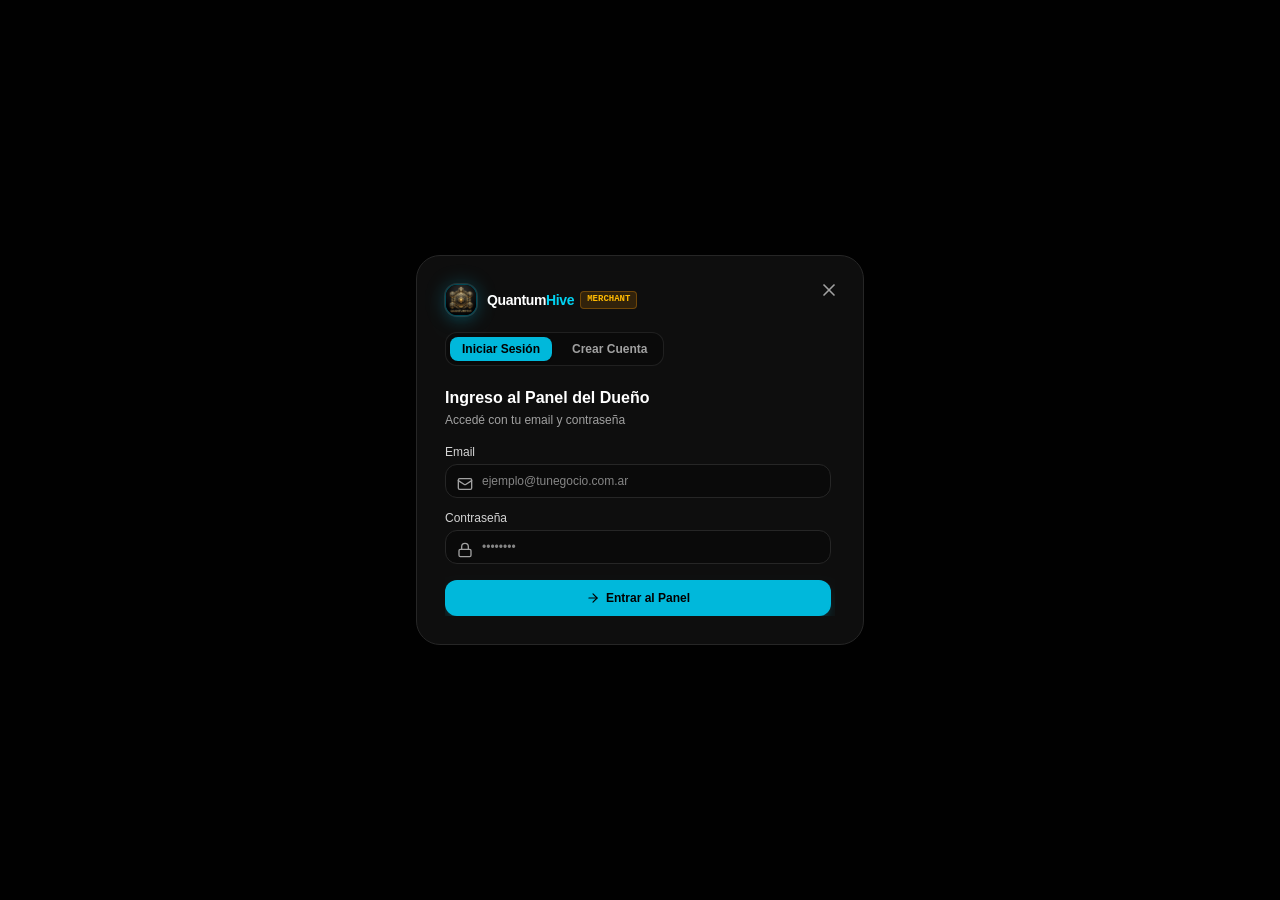
<file: clientes/index.html>
<!doctype html>
<html lang="es" class="dark">
  <head>
    <meta charset="UTF-8" />
    <meta name="viewport" content="width=device-width, initial-scale=1.0, maximum-scale=1.0, user-scalable=no" />
    <title>QuantumHive Business Hub</title>
    <meta name="description" content="Portal del comerciante para Smart Card NFC, reputación y respuestas IA en Google Maps, auditoría SEO local y suite de servicios." />
    <meta property="og:title" content="QuantumHive Business Hub" />
    <meta property="og:description" content="Portal integral del comerciante para Smart Card NFC, reputación y respuestas IA en Google Maps, auditoría SEO local y suite de servicios." />
    <meta property="og:type" content="website" />
    <meta name="theme-color" content="#0a0a0a" />
    <meta name="mobile-web-app-capable" content="yes" />
    <meta name="apple-mobile-web-app-capable" content="yes" />
    <meta name="apple-mobile-web-app-status-bar-style" content="black-translucent" />
    <meta name="apple-mobile-web-app-title" content="QuantumHive" />
    <link rel="icon" type="image/png" href="./quantumhive-logo.png" />
    <link rel="apple-touch-icon" href="./quantumhive-logo.png" />
    <link rel="manifest" href="./manifest.webmanifest" />
    <script type="module" crossorigin src="./assets/index-Ciohuuu2.js"></script>
    <link rel="stylesheet" crossorigin href="./assets/index-Bq0Vtz8x.css">
  </head>
  <body class="bg-[#0a0a0a] text-neutral-100 antialiased selection:bg-cyan-500 selection:text-black">
    <div id="root"></div>
    <script>
      if ('serviceWorker' in navigator && window.location.protocol.startsWith('http')) {
        window.addEventListener('load', () => {
          navigator.serviceWorker.register('./sw.js').catch((err) => {
            console.warn('SW registration skipped or unsupported in frame:', err);
          });
        });
      }
    </script>
  </body>
</html>
</file>
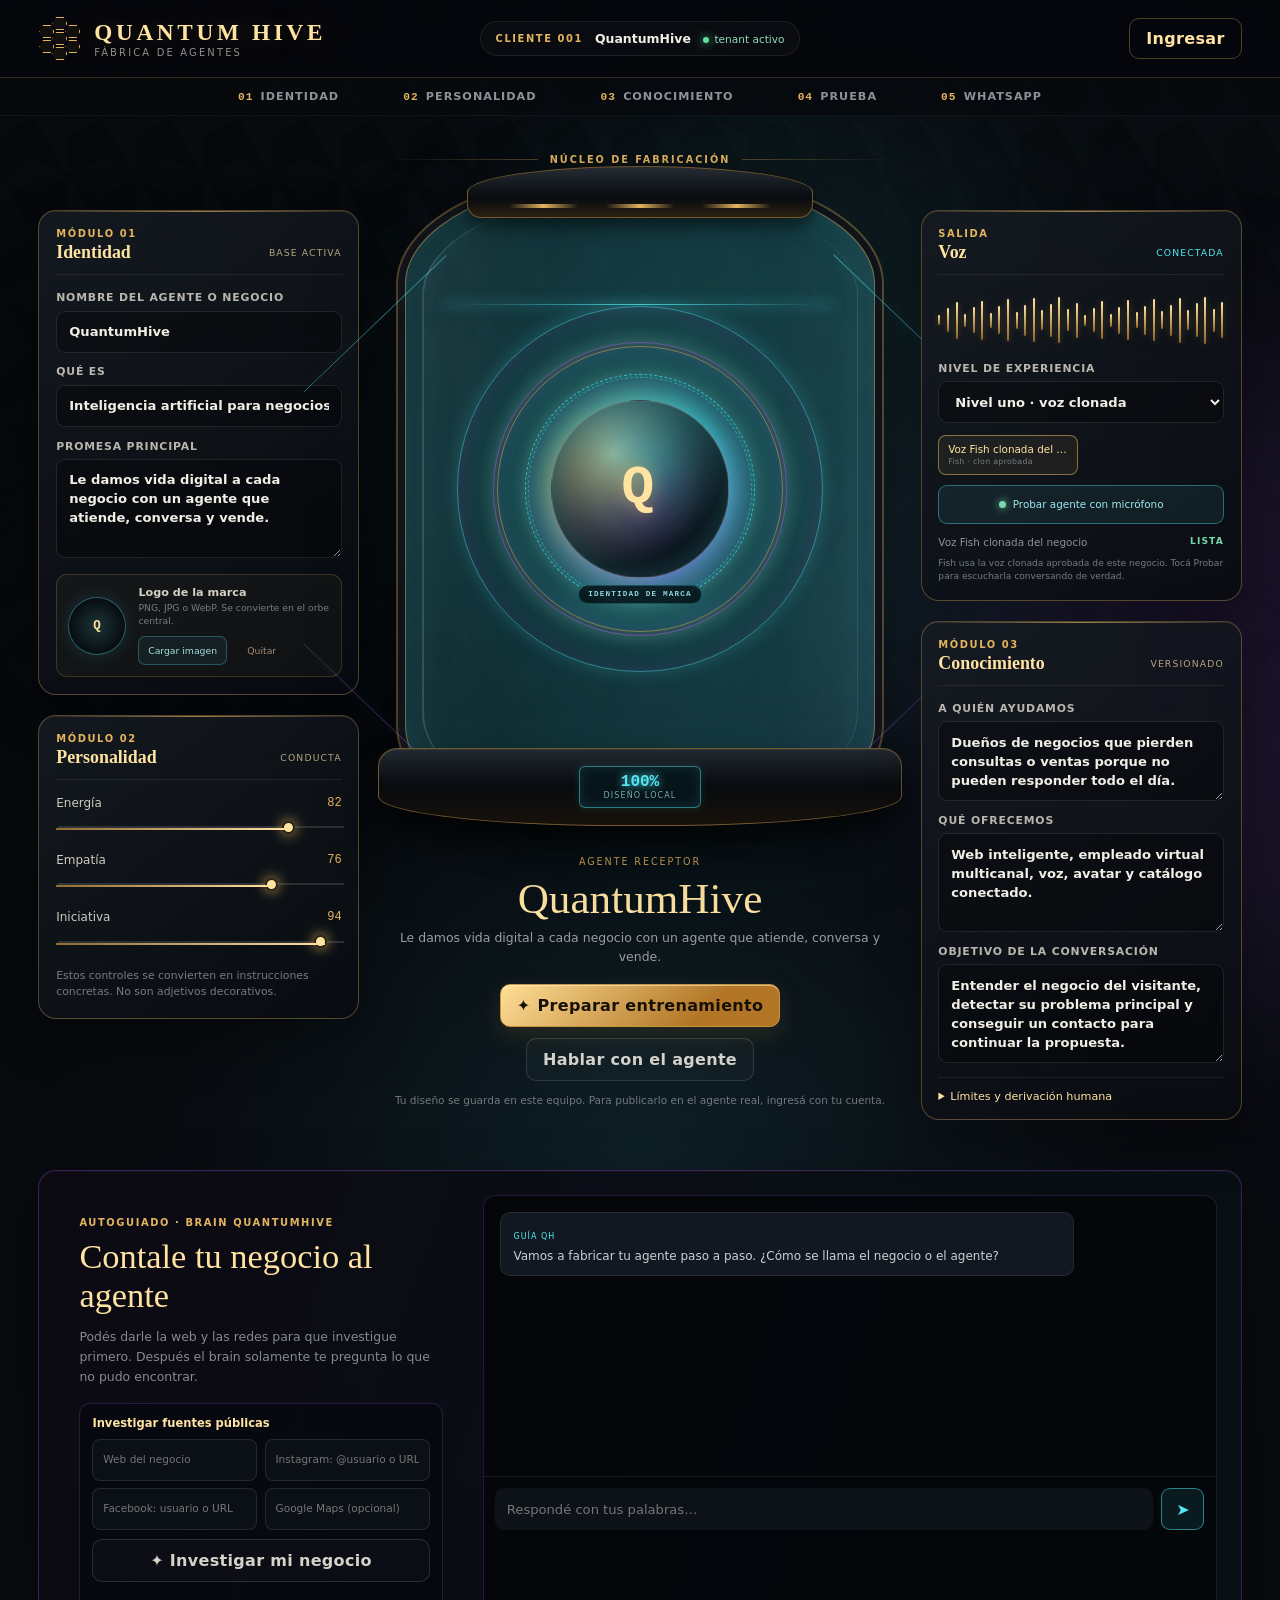
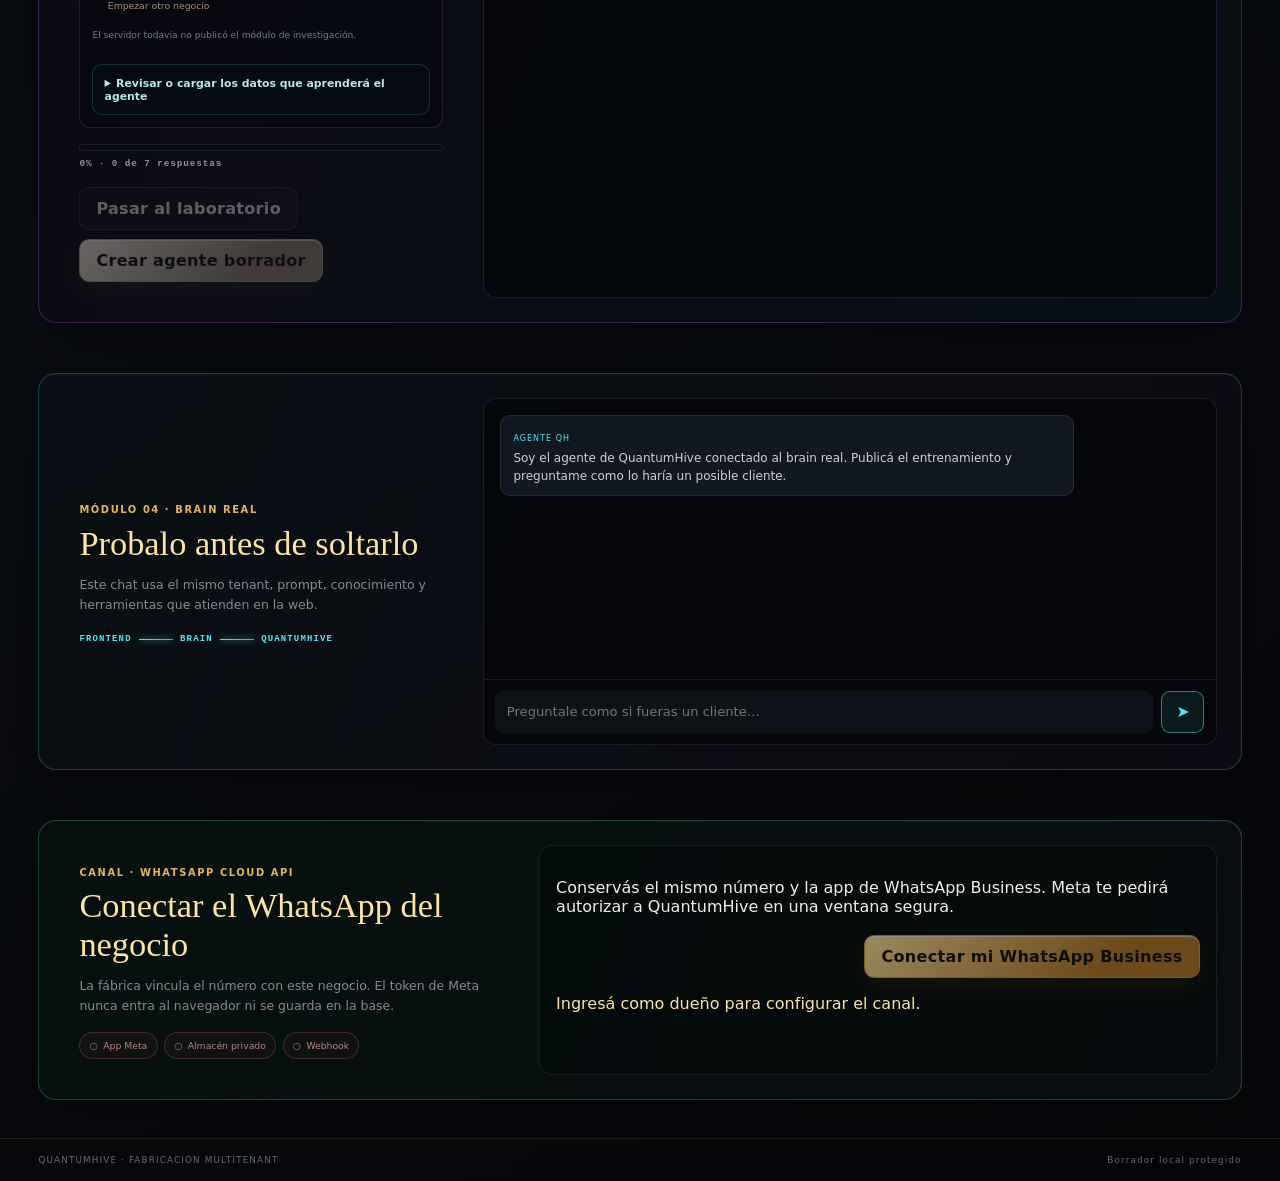
<file: fabrica/index.html>
<!doctype html>
<html lang="es">
  <head>
    <meta charset="UTF-8" />
    <meta name="viewport" content="width=device-width, initial-scale=1.0" />
    <meta name="theme-color" content="#080a0f" />
    <meta
      name="description"
      content="Fábrica de Agentes de QuantumHive: diseñá, entrená y probá el agente de tu negocio."
    />
    <title>Fábrica de Agentes · QuantumHive</title>
    <script type="module" crossorigin src="/fabrica/assets/index-C5lI7oCU.js"></script>
    <link rel="stylesheet" crossorigin href="/fabrica/assets/index-KAS_QYtT.css">
  </head>
  <body>
    <div id="app"></div>
  </body>
</html>
</file>
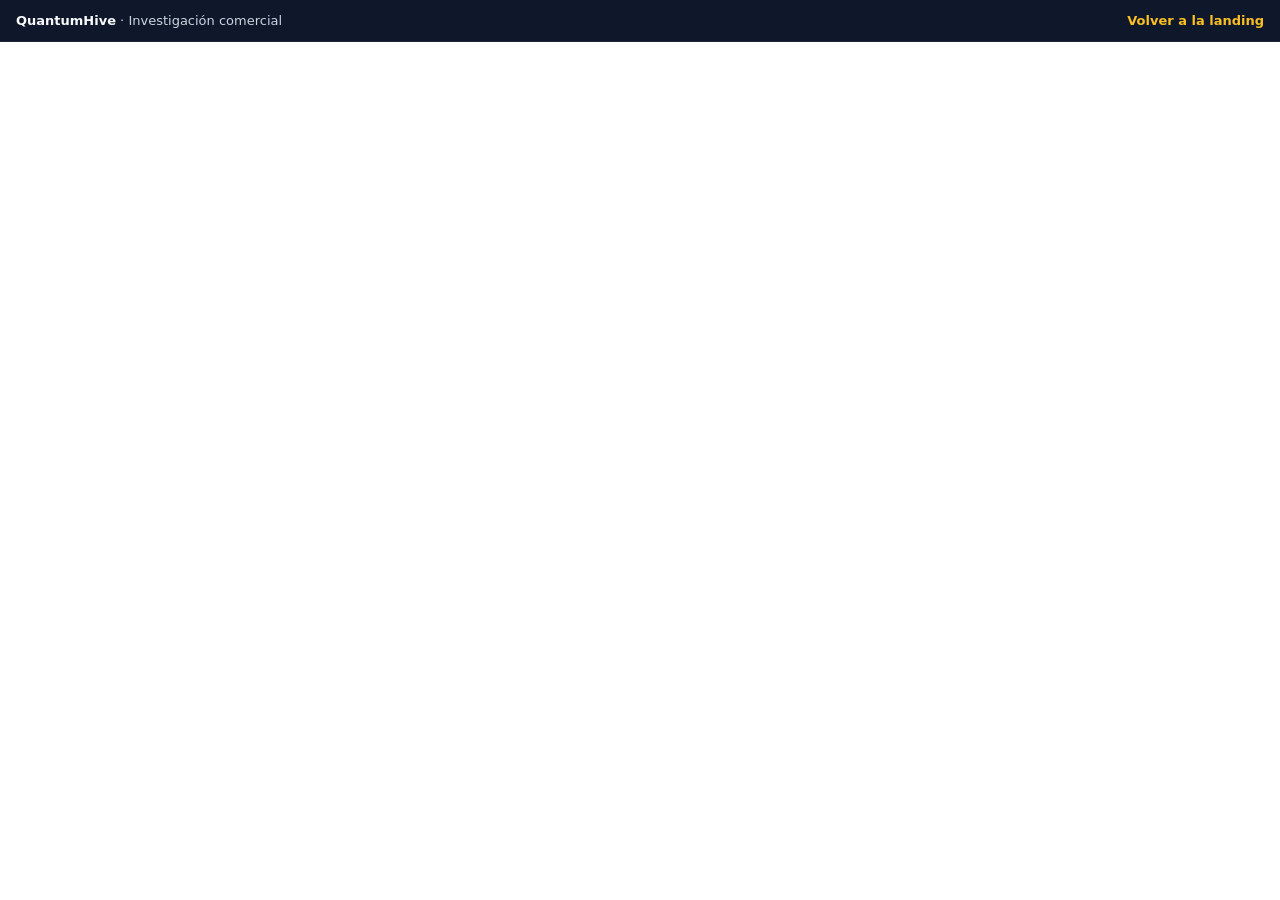
<file: inteligencia-comercial-scrap/index.html>
<!DOCTYPE html>
<html lang="es">
  <head>
    <meta charset="UTF-8" />
    <meta name="viewport" content="width=device-width, initial-scale=1.0" />
    <meta name="robots" content="noindex, nofollow" />
    <title>Investigación comercial — QuantumHive</title>
    <style>
      :root {
        color-scheme: dark;
        font-family: Inter, system-ui, -apple-system, BlinkMacSystemFont, "Segoe UI", sans-serif;
        background: #020617;
      }

      * { box-sizing: border-box; }

      html, body {
        width: 100%;
        height: 100%;
        margin: 0;
        overflow: hidden;
        background: #020617;
      }

      .shell {
        display: grid;
        grid-template-rows: 42px 1fr;
        width: 100%;
        height: 100%;
      }

      .bar {
        display: flex;
        align-items: center;
        justify-content: space-between;
        gap: 16px;
        padding: 0 16px;
        color: #cbd5e1;
        background: #0f172a;
        border-bottom: 1px solid #1e293b;
        font-size: 13px;
      }

      .bar strong { color: #f8fafc; }

      .bar a {
        color: #fbbf24;
        text-decoration: none;
        font-weight: 700;
      }

      .bar a:hover { color: #fde68a; }

      iframe {
        width: 100%;
        height: 100%;
        border: 0;
        background: #020617;
      }

      noscript {
        padding: 24px;
        color: #f8fafc;
      }

      @media (max-width: 640px) {
        .bar { padding: 0 10px; font-size: 11px; }
      }
    </style>
  </head>
  <body>
    <main class="shell">
      <header class="bar">
        <span><strong>QuantumHive</strong> · Investigación comercial</span>
        <a href="../">Volver a la landing</a>
      </header>
      <iframe
        src="https://inteligencia.quantumhive.com.ar/dashboard"
        title="Investigación comercial de QuantumHive"
        allow="clipboard-write"
        referrerpolicy="strict-origin-when-cross-origin"
      ></iframe>
      <noscript>Necesitás activar JavaScript para usar Investigación comercial.</noscript>
    </main>
  </body>
</html>
</file>
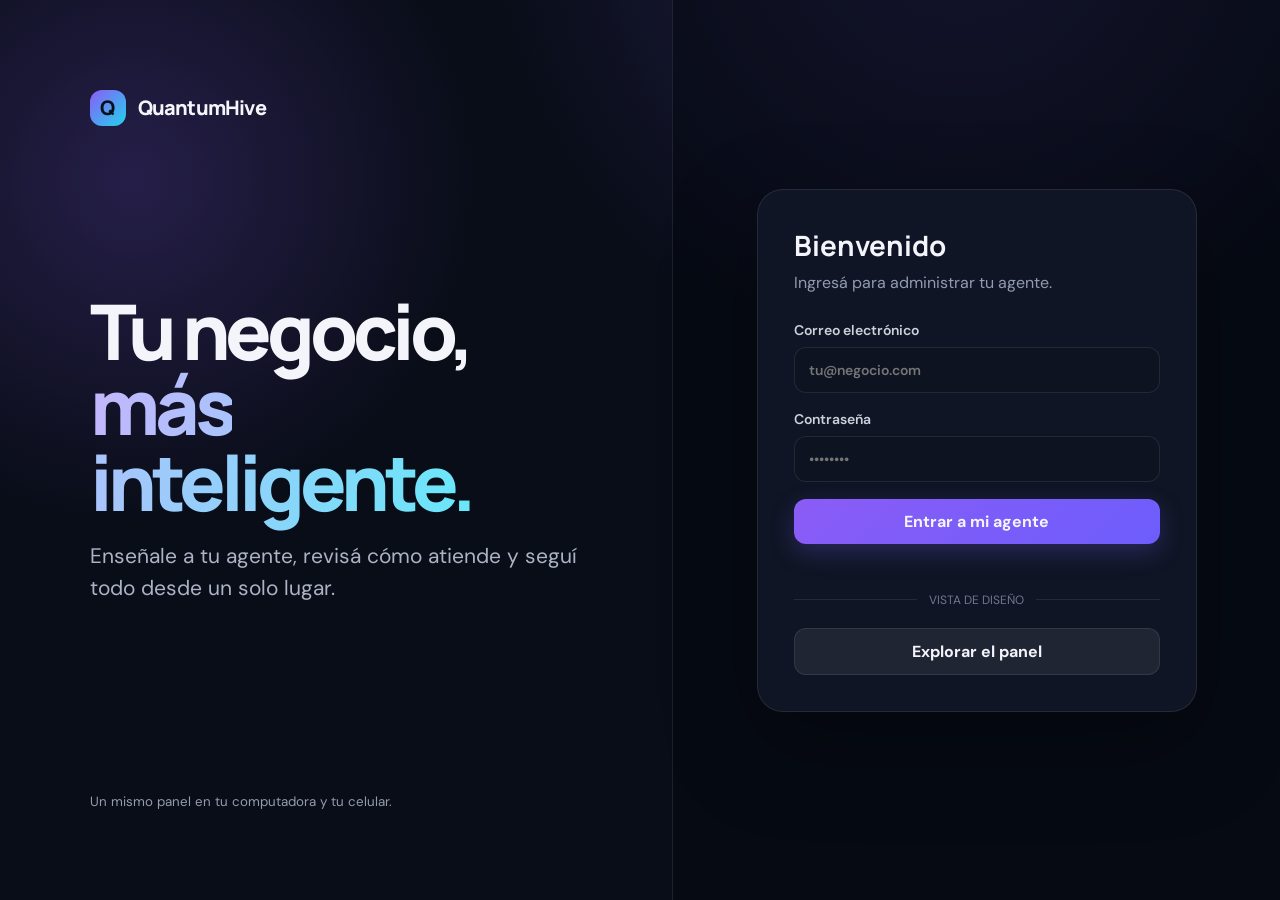
<file: panel/index.html>
<!doctype html>
<html lang="es">
  <head>
    <meta charset="UTF-8" />
    <meta name="viewport" content="width=device-width, initial-scale=1, viewport-fit=cover" />
    <meta name="theme-color" content="#090d18" />
    <meta name="description" content="Panel de control de agentes QuantumHive" />
    <meta name="apple-mobile-web-app-capable" content="yes" />
    <meta name="apple-mobile-web-app-status-bar-style" content="black-translucent" />
    <meta name="apple-mobile-web-app-title" content="Mi agente" />
    <link rel="manifest" href="/panel/manifest.webmanifest" />
    <link rel="icon" href="/panel/icon.svg" type="image/svg+xml" />
    <title>QuantumHive — Panel de agentes</title>
    <script type="module" crossorigin src="/panel/assets/index-BENxE-O9.js"></script>
    <link rel="stylesheet" crossorigin href="/panel/assets/index-Cz7IkSQq.css">
  </head>
  <body>
    <div id="app"></div>
  </body>
</html>
</file>
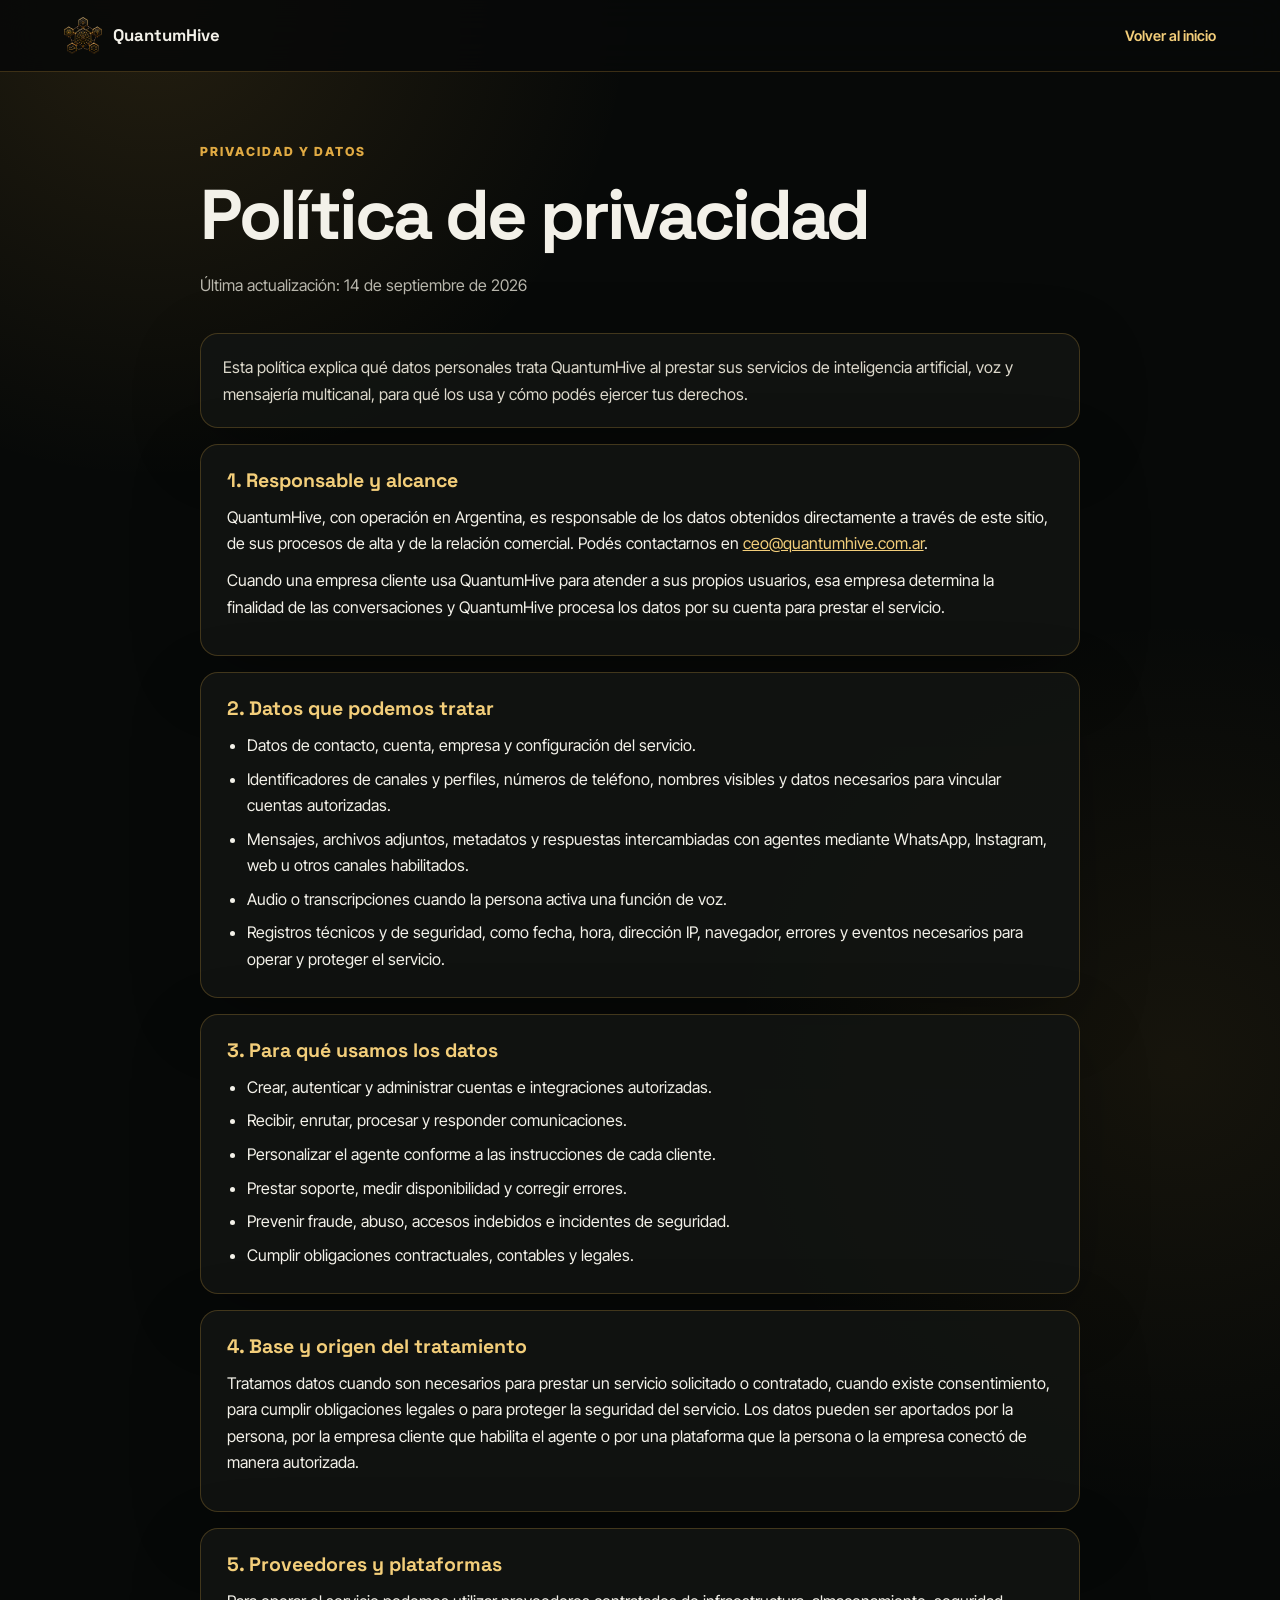
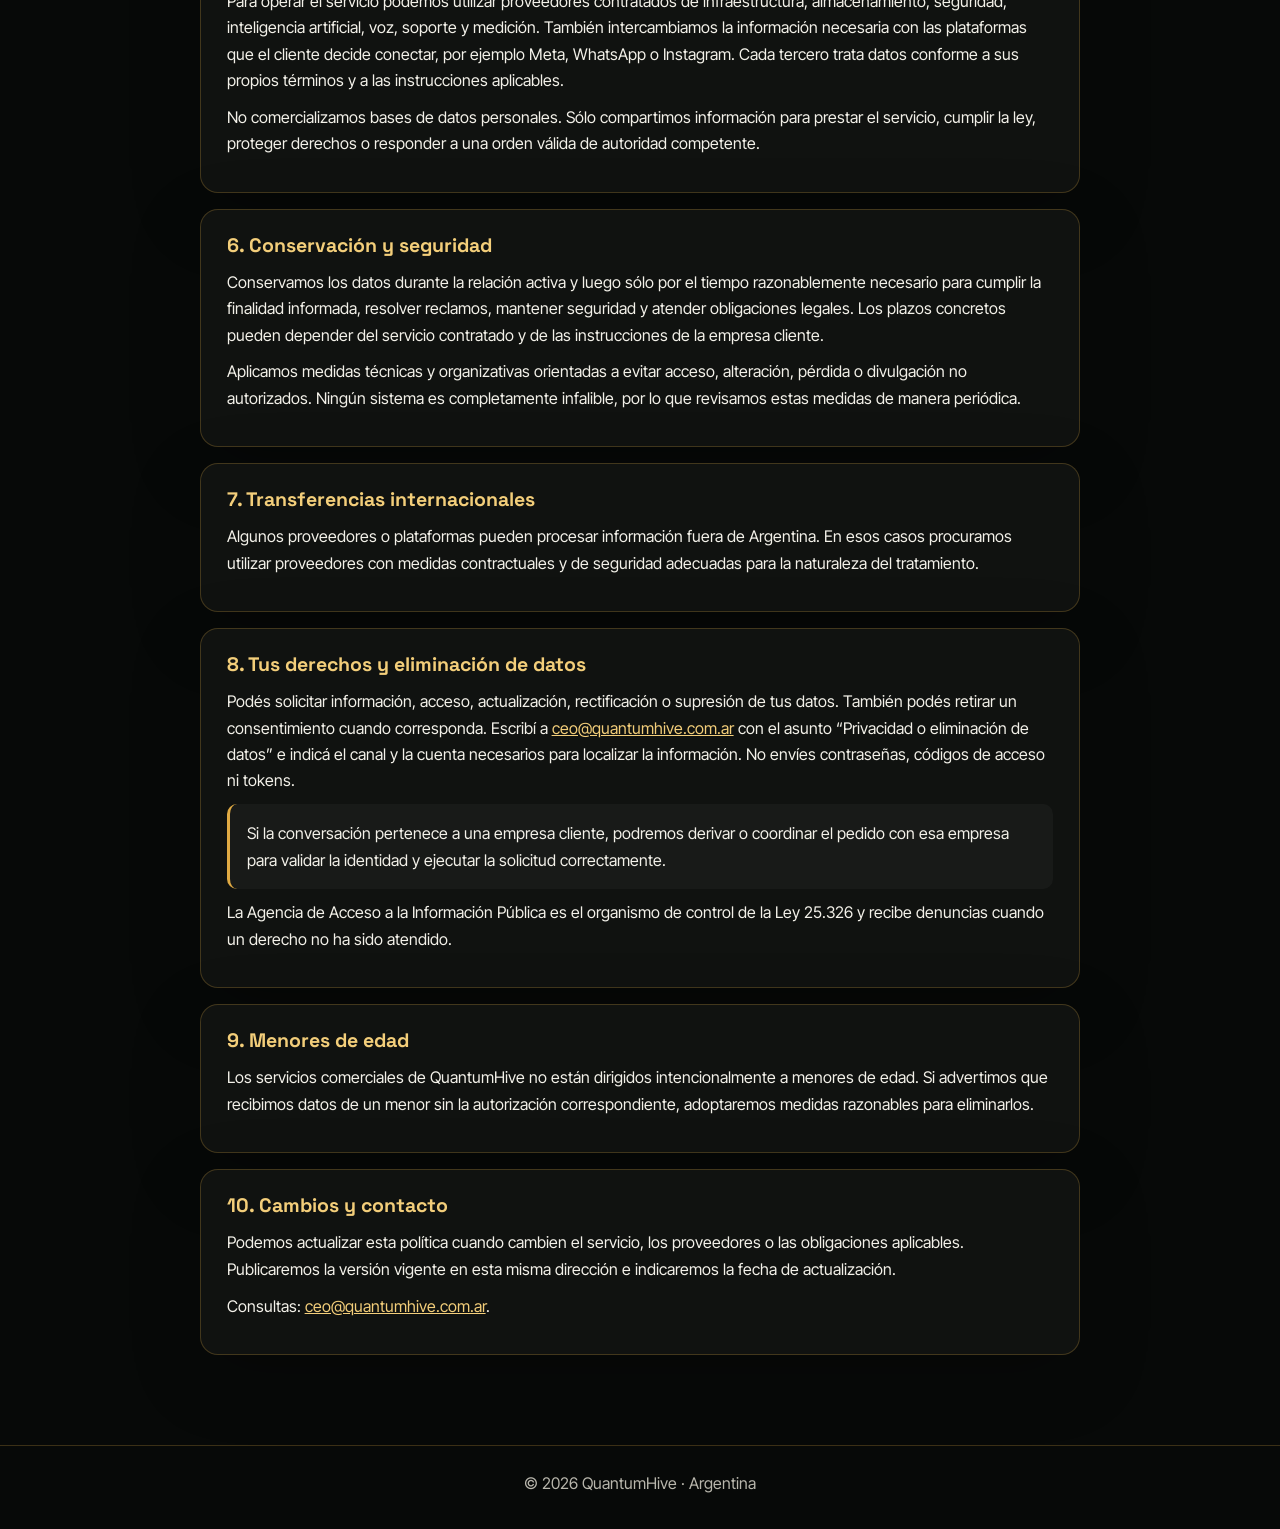
<file: privacidad/index.html>
<!doctype html>
<html lang="es">
  <head>
    <meta charset="UTF-8" />
    <meta name="viewport" content="width=device-width, initial-scale=1.0" />
    <title>Política de privacidad — QuantumHive</title>
    <meta name="description" content="Política de privacidad de QuantumHive para sus sitios, agentes de inteligencia artificial y canales de mensajería." />
    <link rel="canonical" href="https://www.quantumhive.com.ar/privacidad/" />
    <link rel="icon" type="image/png" href="../assets/quantumhive_isotipo_recortado.png" />
    <link rel="preconnect" href="https://fonts.googleapis.com" />
    <link rel="preconnect" href="https://fonts.gstatic.com" crossorigin />
    <link href="https://fonts.googleapis.com/css2?family=Inter+Tight:wght@400;500;600;700;800&family=Space+Grotesk:wght@500;700&display=swap" rel="stylesheet" />
    <style>
      :root {
        color-scheme: dark;
        --bg: #070908;
        --surface: rgba(18, 20, 18, 0.9);
        --surface-soft: rgba(255, 255, 255, 0.035);
        --line: rgba(224, 170, 67, 0.24);
        --gold: #e0aa43;
        --gold-soft: #f3ce7a;
        --text: #f3f1e9;
        --muted: #b8b6ac;
      }
      * { box-sizing: border-box; }
      html { scroll-behavior: smooth; }
      body {
        margin: 0;
        min-height: 100vh;
        color: var(--text);
        background:
          radial-gradient(circle at 12% 0%, rgba(224, 170, 67, 0.13), transparent 30rem),
          radial-gradient(circle at 92% 34%, rgba(224, 170, 67, 0.07), transparent 28rem),
          var(--bg);
        font-family: "Inter Tight", system-ui, sans-serif;
        line-height: 1.65;
      }
      a { color: var(--gold-soft); }
      a:hover { color: #fff0bd; }
      .topbar {
        position: sticky;
        top: 0;
        z-index: 10;
        display: flex;
        align-items: center;
        justify-content: space-between;
        gap: 1rem;
        min-height: 72px;
        padding: 0 5vw;
        border-bottom: 1px solid var(--line);
        background: rgba(7, 9, 8, 0.88);
        backdrop-filter: blur(18px);
      }
      .brand {
        display: inline-flex;
        align-items: center;
        gap: 0.7rem;
        color: var(--text);
        font-family: "Space Grotesk", sans-serif;
        font-size: 1.05rem;
        font-weight: 700;
        text-decoration: none;
      }
      .brand img { width: 38px; height: 38px; object-fit: contain; }
      .back { font-size: 0.9rem; font-weight: 600; text-decoration: none; }
      main { width: min(880px, calc(100% - 32px)); margin: 0 auto; padding: 70px 0 90px; }
      .eyebrow {
        margin: 0 0 0.8rem;
        color: var(--gold);
        font-size: 0.78rem;
        font-weight: 800;
        letter-spacing: 0.16em;
        text-transform: uppercase;
      }
      h1, h2 { font-family: "Space Grotesk", sans-serif; line-height: 1.14; }
      h1 { margin: 0; font-size: clamp(2.2rem, 7vw, 4.4rem); letter-spacing: -0.045em; }
      .updated { margin: 1rem 0 2.2rem; color: var(--muted); }
      .summary, section {
        border: 1px solid var(--line);
        border-radius: 18px;
        background: var(--surface);
        box-shadow: 0 20px 70px rgba(0, 0, 0, 0.22);
      }
      .summary { padding: 1.25rem 1.35rem; color: #ddd9cc; }
      section { margin-top: 1rem; padding: 1.55rem 1.6rem; }
      h2 { margin: 0 0 0.75rem; color: var(--gold-soft); font-size: 1.22rem; }
      p { margin: 0.65rem 0; }
      ul { margin: 0.7rem 0 0; padding-left: 1.25rem; }
      li + li { margin-top: 0.45rem; }
      .notice {
        padding: 1rem 1.1rem;
        border-left: 3px solid var(--gold);
        border-radius: 10px;
        background: var(--surface-soft);
      }
      footer { padding: 1.5rem 5vw 2rem; border-top: 1px solid var(--line); color: var(--muted); text-align: center; }
      @media (max-width: 600px) {
        .topbar { min-height: 64px; padding: 0 16px; }
        main { padding-top: 48px; }
        section { padding: 1.25rem; }
      }
    </style>
  </head>
  <body>
    <header class="topbar">
      <a class="brand" href="../" aria-label="Volver a QuantumHive">
        <img src="../assets/quantumhive_isotipo_recortado.png" alt="" />
        <span>QuantumHive</span>
      </a>
      <a class="back" href="../">Volver al inicio</a>
    </header>
    <main>
      <p class="eyebrow">Privacidad y datos</p>
      <h1>Política de privacidad</h1>
      <p class="updated">Última actualización: 14 de septiembre de 2026</p>
      <div class="summary">
        Esta política explica qué datos personales trata QuantumHive al prestar sus servicios de inteligencia artificial, voz y mensajería multicanal, para qué los usa y cómo podés ejercer tus derechos.
      </div>
      <section>
        <h2>1. Responsable y alcance</h2>
        <p>QuantumHive, con operación en Argentina, es responsable de los datos obtenidos directamente a través de este sitio, de sus procesos de alta y de la relación comercial. Podés contactarnos en <a href="mailto:ceo@quantumhive.com.ar">ceo@quantumhive.com.ar</a>.</p>
        <p>Cuando una empresa cliente usa QuantumHive para atender a sus propios usuarios, esa empresa determina la finalidad de las conversaciones y QuantumHive procesa los datos por su cuenta para prestar el servicio.</p>
      </section>
      <section>
        <h2>2. Datos que podemos tratar</h2>
        <ul>
          <li>Datos de contacto, cuenta, empresa y configuración del servicio.</li>
          <li>Identificadores de canales y perfiles, números de teléfono, nombres visibles y datos necesarios para vincular cuentas autorizadas.</li>
          <li>Mensajes, archivos adjuntos, metadatos y respuestas intercambiadas con agentes mediante WhatsApp, Instagram, web u otros canales habilitados.</li>
          <li>Audio o transcripciones cuando la persona activa una función de voz.</li>
          <li>Registros técnicos y de seguridad, como fecha, hora, dirección IP, navegador, errores y eventos necesarios para operar y proteger el servicio.</li>
        </ul>
      </section>
      <section>
        <h2>3. Para qué usamos los datos</h2>
        <ul>
          <li>Crear, autenticar y administrar cuentas e integraciones autorizadas.</li>
          <li>Recibir, enrutar, procesar y responder comunicaciones.</li>
          <li>Personalizar el agente conforme a las instrucciones de cada cliente.</li>
          <li>Prestar soporte, medir disponibilidad y corregir errores.</li>
          <li>Prevenir fraude, abuso, accesos indebidos e incidentes de seguridad.</li>
          <li>Cumplir obligaciones contractuales, contables y legales.</li>
        </ul>
      </section>
      <section>
        <h2>4. Base y origen del tratamiento</h2>
        <p>Tratamos datos cuando son necesarios para prestar un servicio solicitado o contratado, cuando existe consentimiento, para cumplir obligaciones legales o para proteger la seguridad del servicio. Los datos pueden ser aportados por la persona, por la empresa cliente que habilita el agente o por una plataforma que la persona o la empresa conectó de manera autorizada.</p>
      </section>
      <section>
        <h2>5. Proveedores y plataformas</h2>
        <p>Para operar el servicio podemos utilizar proveedores contratados de infraestructura, almacenamiento, seguridad, inteligencia artificial, voz, soporte y medición. También intercambiamos la información necesaria con las plataformas que el cliente decide conectar, por ejemplo Meta, WhatsApp o Instagram. Cada tercero trata datos conforme a sus propios términos y a las instrucciones aplicables.</p>
        <p>No comercializamos bases de datos personales. Sólo compartimos información para prestar el servicio, cumplir la ley, proteger derechos o responder a una orden válida de autoridad competente.</p>
      </section>
      <section>
        <h2>6. Conservación y seguridad</h2>
        <p>Conservamos los datos durante la relación activa y luego sólo por el tiempo razonablemente necesario para cumplir la finalidad informada, resolver reclamos, mantener seguridad y atender obligaciones legales. Los plazos concretos pueden depender del servicio contratado y de las instrucciones de la empresa cliente.</p>
        <p>Aplicamos medidas técnicas y organizativas orientadas a evitar acceso, alteración, pérdida o divulgación no autorizados. Ningún sistema es completamente infalible, por lo que revisamos estas medidas de manera periódica.</p>
      </section>
      <section>
        <h2>7. Transferencias internacionales</h2>
        <p>Algunos proveedores o plataformas pueden procesar información fuera de Argentina. En esos casos procuramos utilizar proveedores con medidas contractuales y de seguridad adecuadas para la naturaleza del tratamiento.</p>
      </section>
      <section>
        <h2>8. Tus derechos y eliminación de datos</h2>
        <p>Podés solicitar información, acceso, actualización, rectificación o supresión de tus datos. También podés retirar un consentimiento cuando corresponda. Escribí a <a href="mailto:ceo@quantumhive.com.ar?subject=Privacidad%20o%20eliminaci%C3%B3n%20de%20datos">ceo@quantumhive.com.ar</a> con el asunto “Privacidad o eliminación de datos” e indicá el canal y la cuenta necesarios para localizar la información. No envíes contraseñas, códigos de acceso ni tokens.</p>
        <p class="notice">Si la conversación pertenece a una empresa cliente, podremos derivar o coordinar el pedido con esa empresa para validar la identidad y ejecutar la solicitud correctamente.</p>
        <p>La Agencia de Acceso a la Información Pública es el organismo de control de la Ley 25.326 y recibe denuncias cuando un derecho no ha sido atendido.</p>
      </section>
      <section>
        <h2>9. Menores de edad</h2>
        <p>Los servicios comerciales de QuantumHive no están dirigidos intencionalmente a menores de edad. Si advertimos que recibimos datos de un menor sin la autorización correspondiente, adoptaremos medidas razonables para eliminarlos.</p>
      </section>
      <section>
        <h2>10. Cambios y contacto</h2>
        <p>Podemos actualizar esta política cuando cambien el servicio, los proveedores o las obligaciones aplicables. Publicaremos la versión vigente en esta misma dirección e indicaremos la fecha de actualización.</p>
        <p>Consultas: <a href="mailto:ceo@quantumhive.com.ar">ceo@quantumhive.com.ar</a>.</p>
      </section>
    </main>
    <footer>© 2026 QuantumHive · Argentina</footer>
  </body>
</html>
</file>
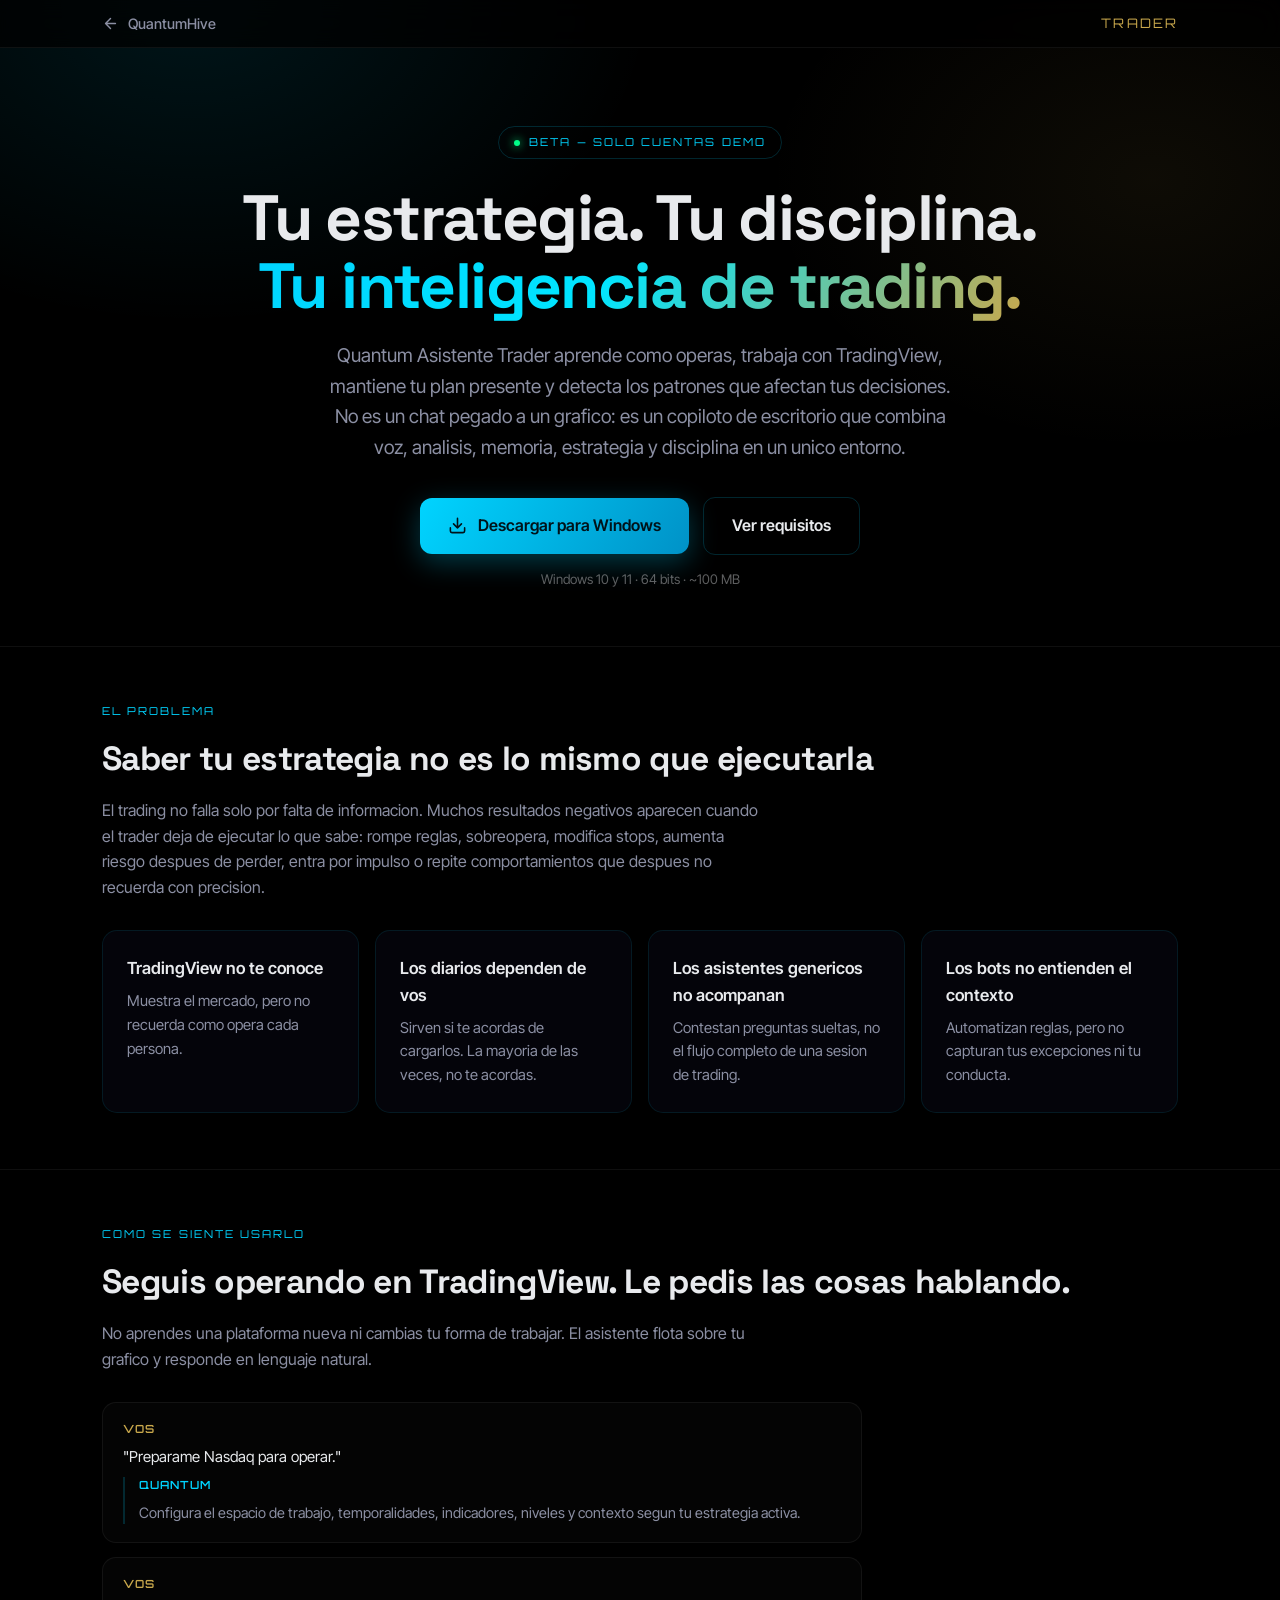
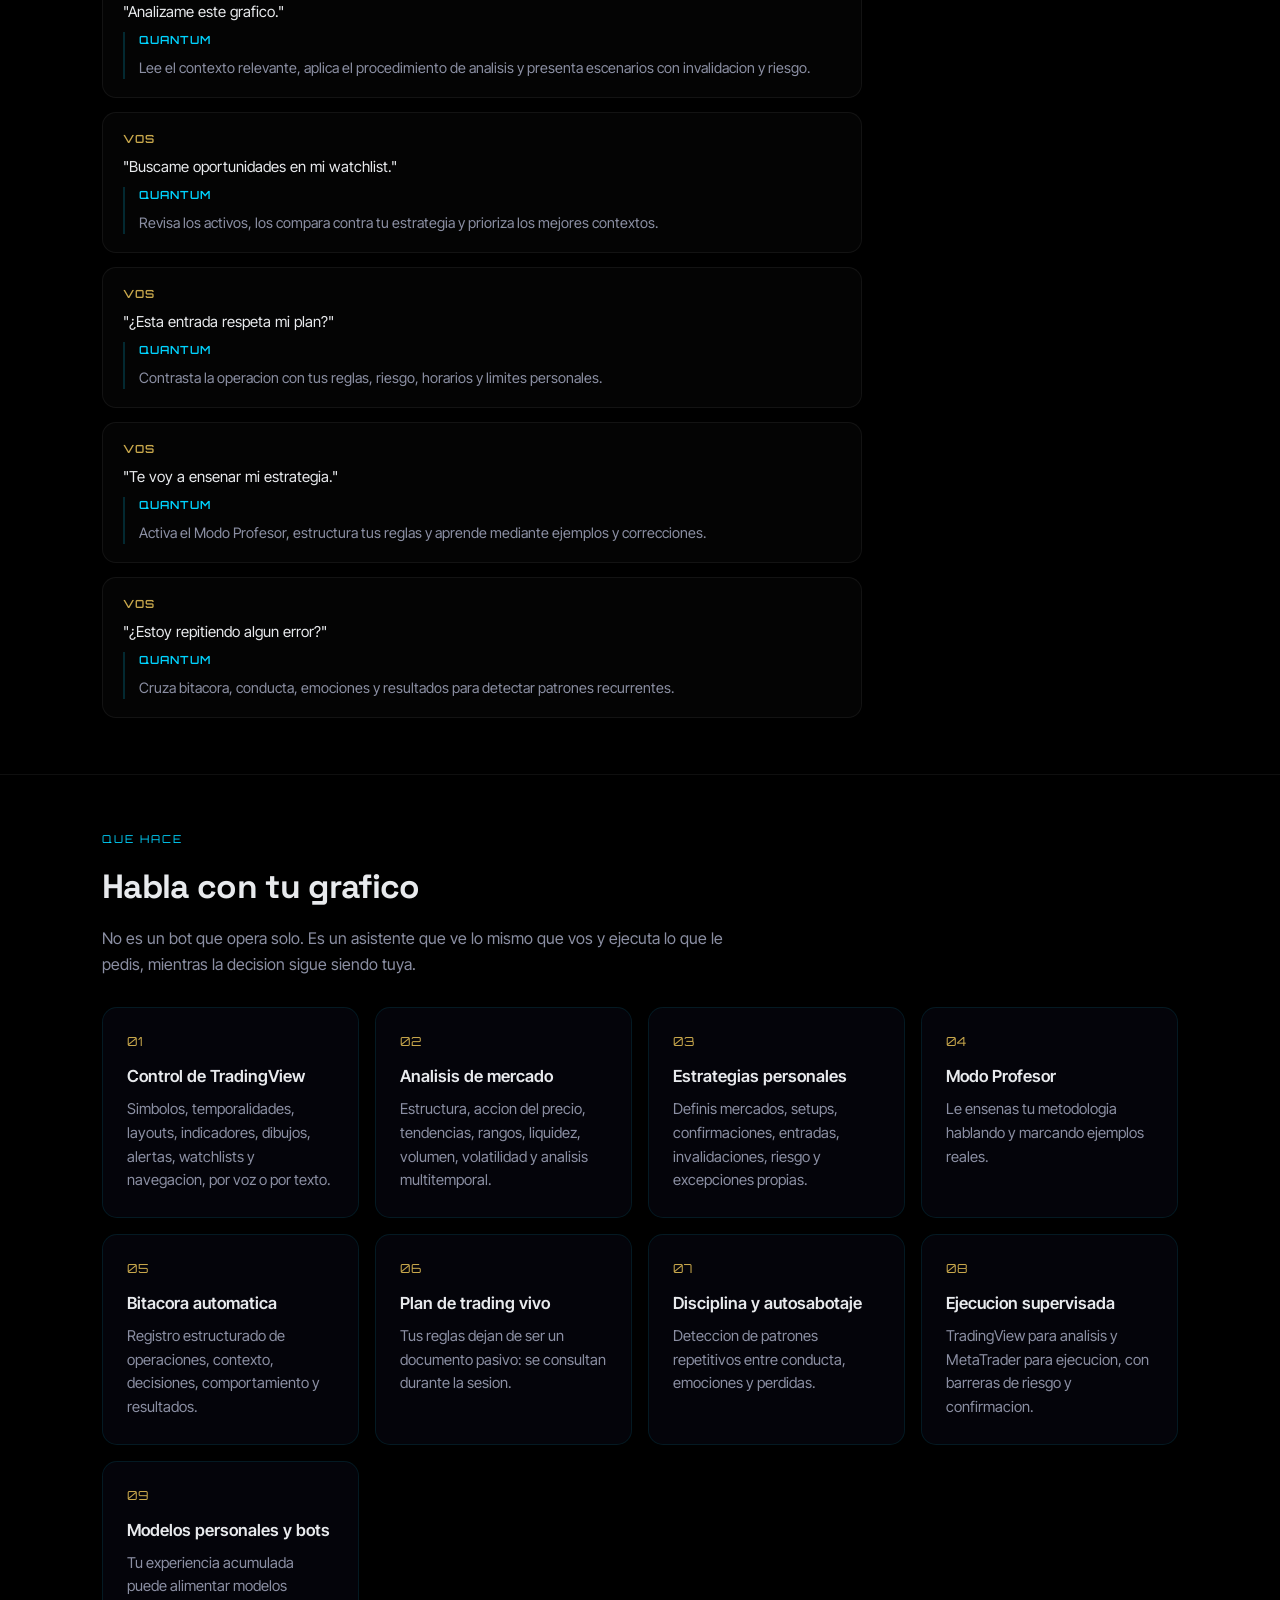
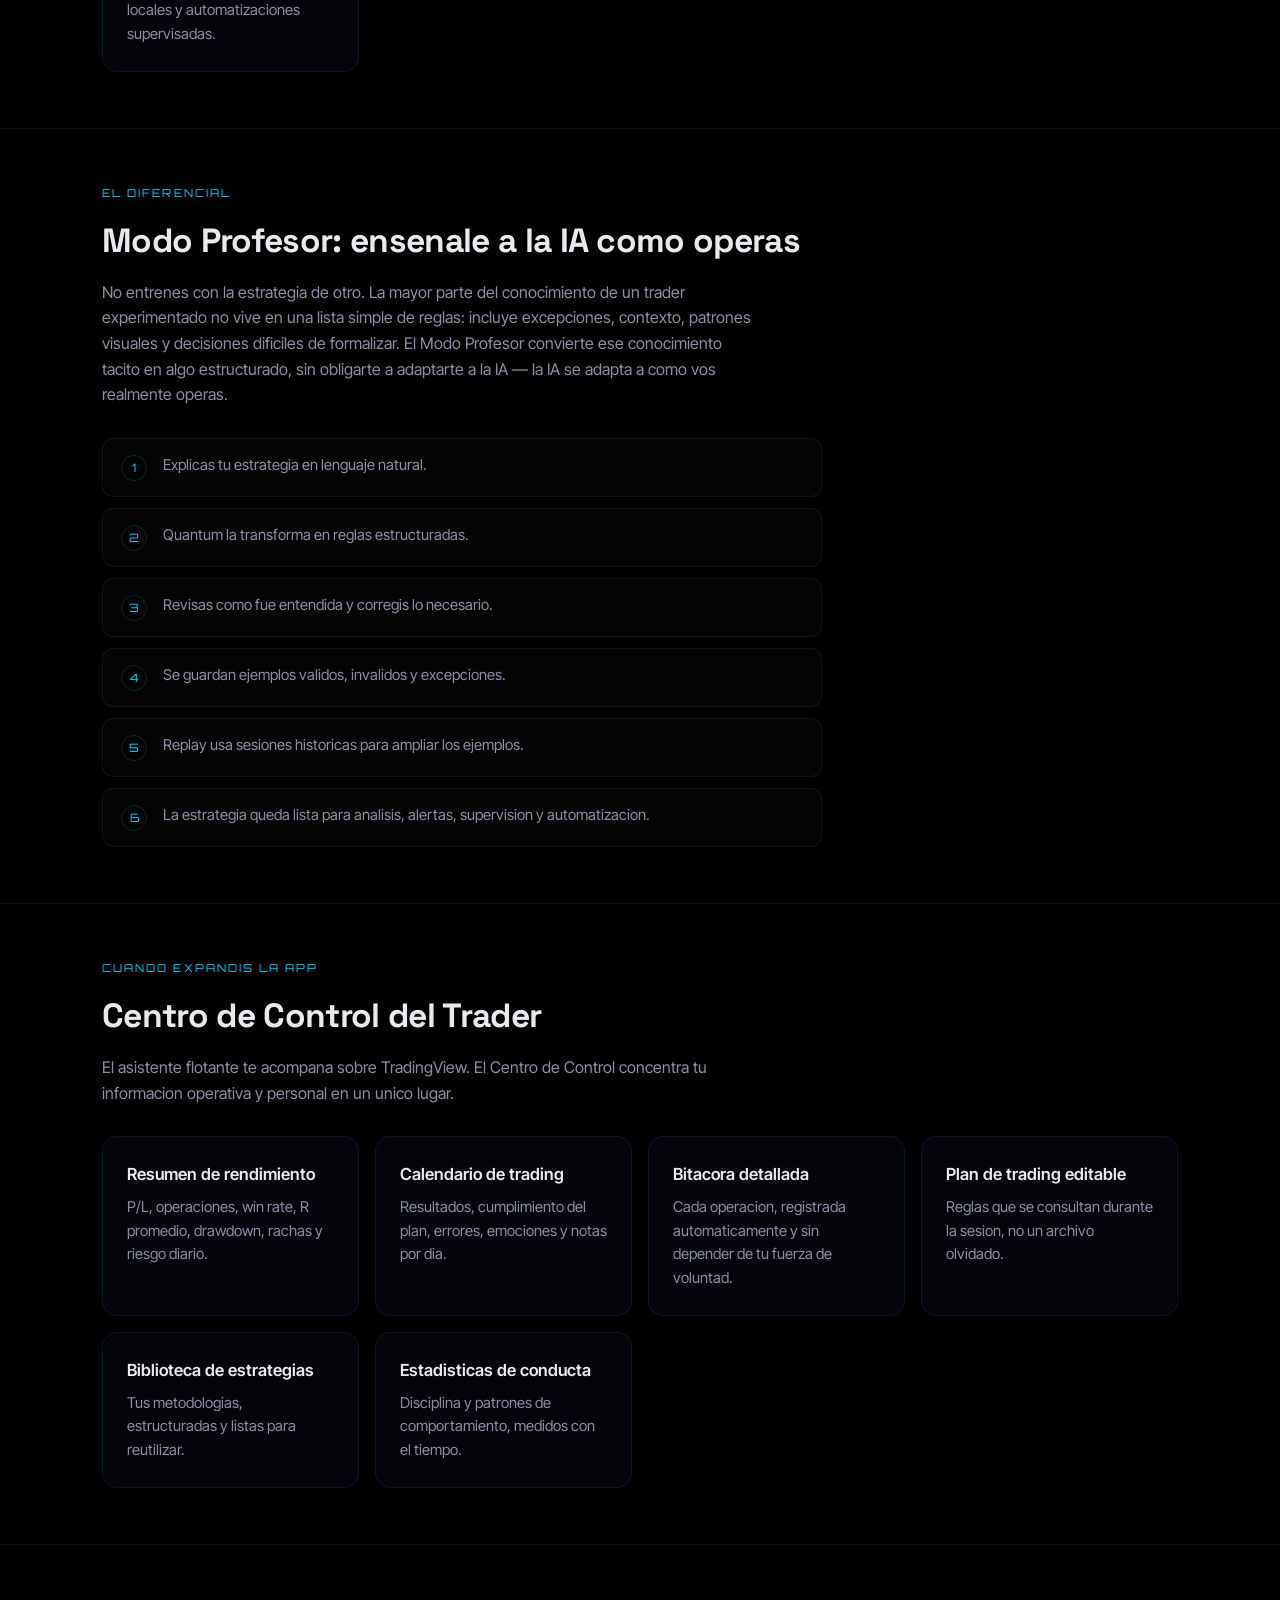
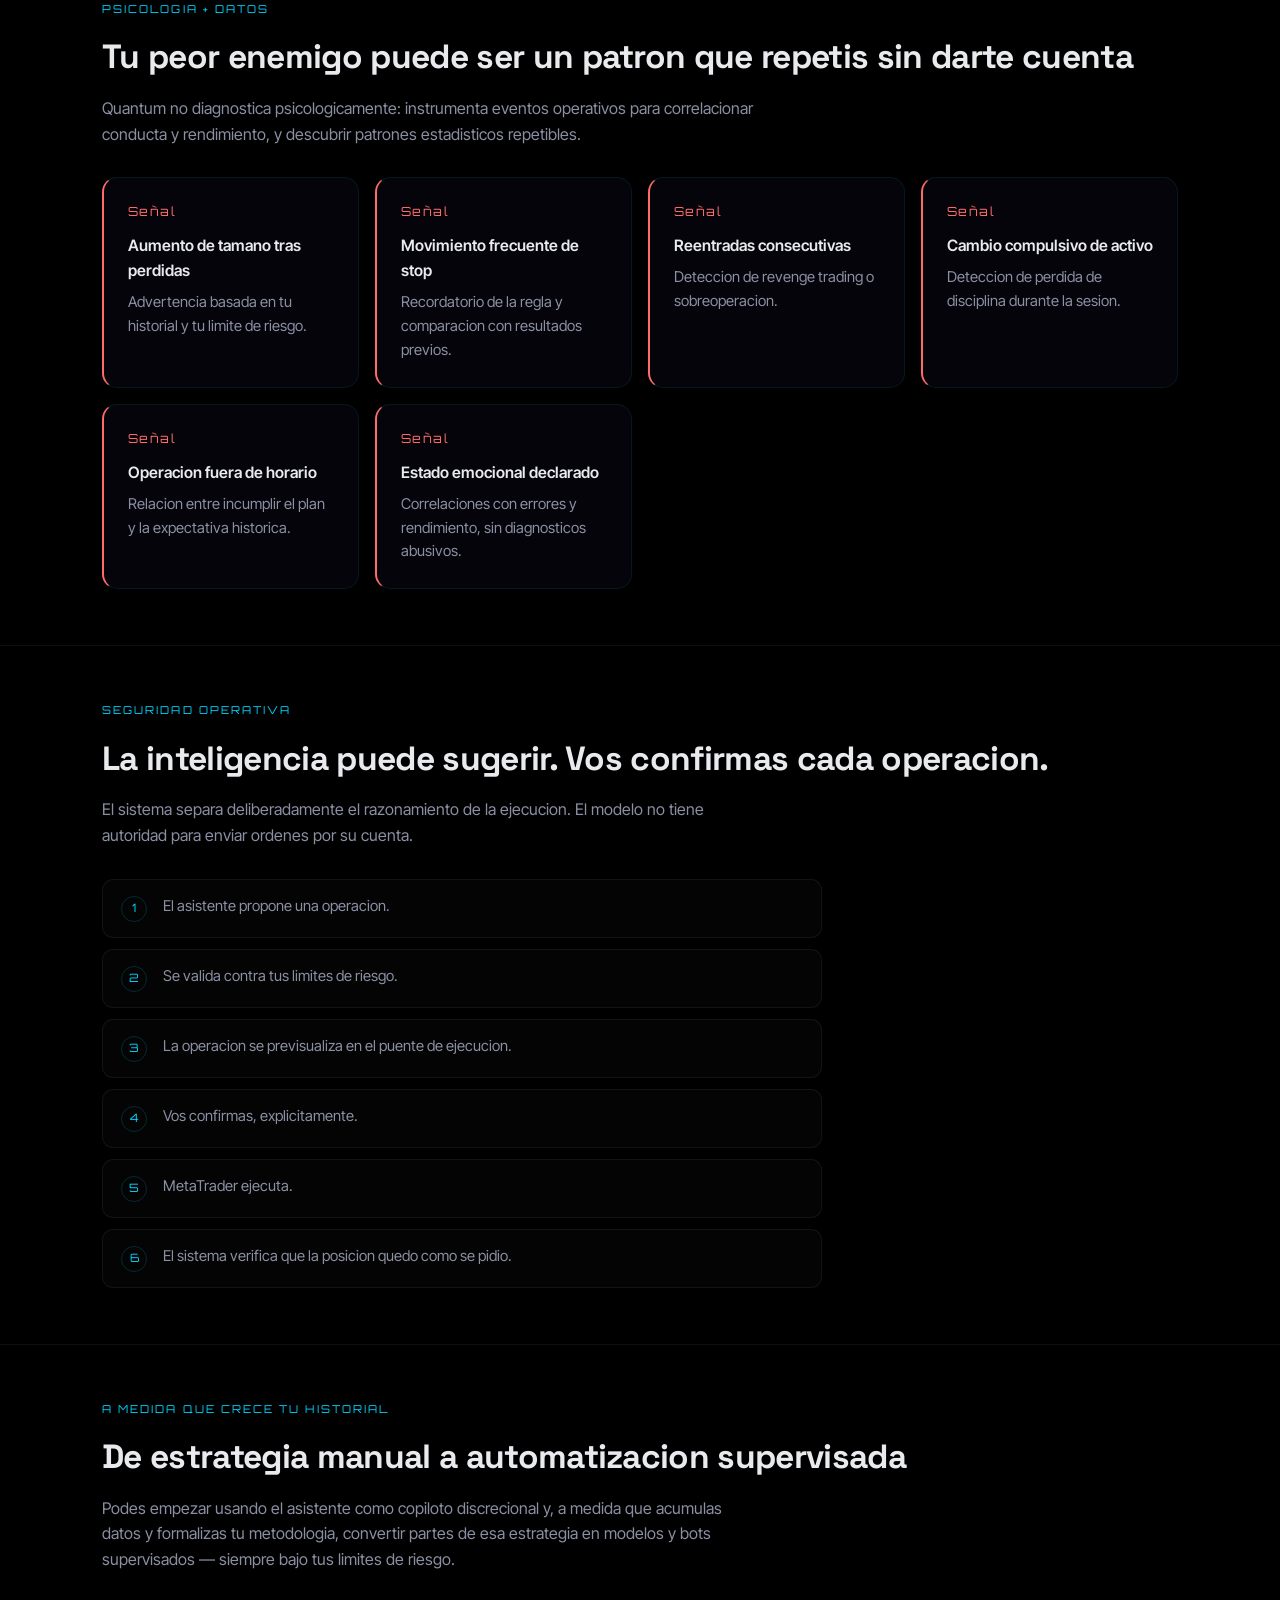
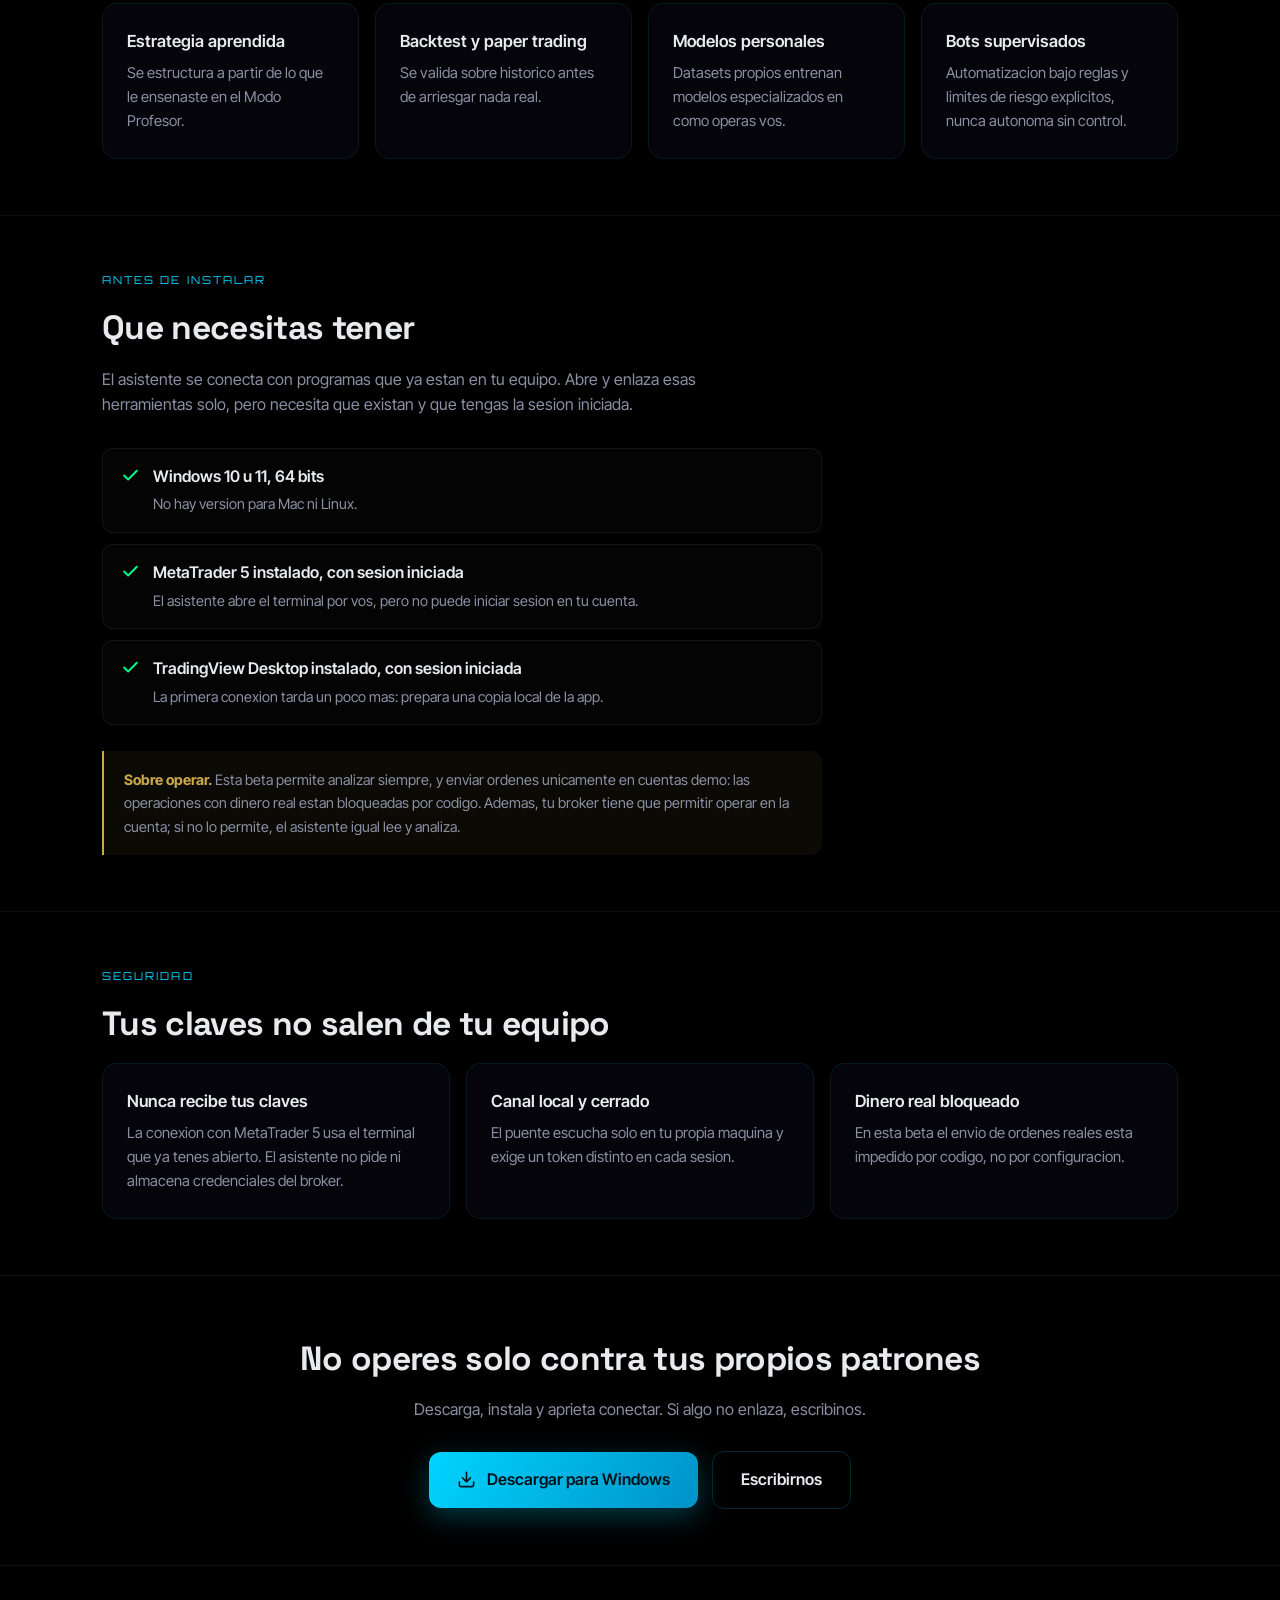
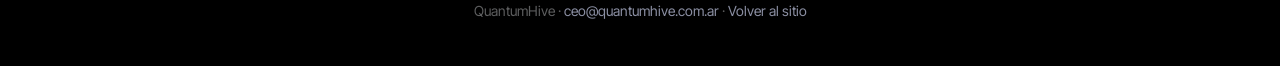
<file: trader-asistente/index.html>
<!DOCTYPE html>
<html lang="es">
<head>
<meta charset="UTF-8">
<meta name="viewport" content="width=device-width, initial-scale=1.0, viewport-fit=cover">
<meta name="theme-color" content="#000000">
<title>Quantum Asistente Trader — QuantumHive</title>
<meta name="description" content="La inteligencia personal de trading que aprende tu estrategia, entiende como operas y te acompana mientras tomas decisiones.">
<link rel="icon" type="image/png" href="../assets/quantumhive_isotipo_recortado.png">
<link rel="preconnect" href="https://fonts.googleapis.com">
<link rel="preconnect" href="https://fonts.gstatic.com" crossorigin>
<link href="https://fonts.googleapis.com/css2?family=Inter+Tight:wght@400;500;600;700;800&family=Space+Grotesk:wght@500;700&family=Orbitron:wght@400;500;700;900&display=swap" rel="stylesheet">
<style>
:root{
  --bg:#000000;
  --bg-subtle:#060610;
  --bg-card:rgba(8,8,18,.6);
  --border:rgba(0,212,255,.10);
  --border-glow:rgba(0,212,255,.18);
  --border-subtle:rgba(255,255,255,.06);
  --text:#E8EAED;
  --text-muted:#8B8FA3;
  --text-dim:rgba(232,234,237,.4);
  --accent:#00D4FF;
  --accent-glow:#00E5FF;
  --green:#00FF88;
  --gold:#C9A84C;
  --red:#FF6B6B;
  --max-w:1120px;
  --font:'Inter Tight',system-ui,sans-serif;
  --font-display:'Space Grotesk','Inter Tight',system-ui,sans-serif;
  --font-mono:'Orbitron',monospace;
  --ease:cubic-bezier(.16,1,.3,1);
}
*{box-sizing:border-box;margin:0;padding:0}
html{scroll-behavior:smooth}
body{
  background:var(--bg);color:var(--text);font-family:var(--font);
  line-height:1.6;-webkit-font-smoothing:antialiased;overflow-x:hidden;
}
img{max-width:100%;display:block}
a{color:inherit}

.glow-bg{
  position:fixed;inset:0;z-index:0;pointer-events:none;
  background:
    radial-gradient(60vw 60vh at 15% 0%,rgba(0,212,255,.10),transparent 60%),
    radial-gradient(50vw 50vh at 90% 20%,rgba(201,168,76,.07),transparent 60%);
}
.wrap{position:relative;z-index:1;max-width:var(--max-w);margin:0 auto;padding:0 22px}

/* Barra superior */
.topbar{
  position:sticky;top:0;z-index:20;backdrop-filter:blur(14px);
  background:rgba(0,0,0,.72);border-bottom:1px solid var(--border-subtle);
}
.topbar-in{
  max-width:var(--max-w);margin:0 auto;padding:12px 22px;
  display:flex;align-items:center;justify-content:space-between;gap:16px;
}
.back{
  display:inline-flex;align-items:center;gap:9px;text-decoration:none;
  color:var(--text-muted);font-size:.9rem;font-weight:500;transition:color .25s var(--ease);
}
.back:hover{color:var(--accent)}
.brandmark{font-family:var(--font-mono);font-size:.82rem;letter-spacing:.16em;color:var(--gold)}

/* Hero */
.hero{padding:78px 0 56px;text-align:center}
.eyebrow{
  display:inline-flex;align-items:center;gap:9px;padding:7px 15px;
  border:1px solid var(--border-glow);border-radius:100px;
  font-family:var(--font-mono);font-size:.68rem;letter-spacing:.19em;
  color:var(--accent);margin-bottom:26px;text-transform:uppercase;
}
.dot{width:6px;height:6px;border-radius:50%;background:var(--green);
  box-shadow:0 0 10px var(--green);animation:pulse 2.4s infinite}
@keyframes pulse{0%,100%{opacity:1}50%{opacity:.35}}
h1{
  font-family:var(--font-display);font-size:clamp(2.2rem,6vw,4rem);
  line-height:1.06;letter-spacing:-.025em;font-weight:700;margin-bottom:20px;
}
.h1-accent{
  background:linear-gradient(120deg,var(--accent),var(--accent-glow) 45%,var(--gold));
  -webkit-background-clip:text;background-clip:text;color:transparent;
}
.lead{
  font-size:clamp(1rem,2.1vw,1.19rem);color:var(--text-muted);
  max-width:640px;margin:0 auto 34px;
}

/* Botones */
.cta-row{display:flex;flex-wrap:wrap;gap:14px;justify-content:center;align-items:center}
.btn{
  display:inline-flex;align-items:center;gap:11px;padding:15px 28px;
  border-radius:12px;text-decoration:none;font-weight:600;font-size:1rem;
  transition:transform .25s var(--ease),box-shadow .25s var(--ease);
}
.btn-primary{
  background:linear-gradient(120deg,var(--accent),#0092C7);color:#00131A;
  box-shadow:0 8px 28px rgba(0,212,255,.28);
}
.btn-primary:hover{transform:translateY(-2px);box-shadow:0 14px 38px rgba(0,212,255,.4)}
.btn-ghost{border:1px solid var(--border-glow);color:var(--text)}
.btn-ghost:hover{border-color:var(--accent);transform:translateY(-2px)}
.meta{margin-top:14px;font-size:.83rem;color:var(--text-dim)}

/* Secciones */
.section{padding:56px 0;border-top:1px solid var(--border-subtle)}
.tag{
  font-family:var(--font-mono);font-size:.68rem;letter-spacing:.19em;
  color:var(--accent);text-transform:uppercase;margin-bottom:12px;
}
h2{font-family:var(--font-display);font-size:clamp(1.5rem,3.4vw,2.1rem);
  letter-spacing:-.02em;margin-bottom:12px;font-weight:700}
.sub{color:var(--text-muted);max-width:660px;margin-bottom:30px}

.grid{display:grid;grid-template-columns:repeat(auto-fit,minmax(255px,1fr));gap:16px}
.card{
  background:var(--bg-card);border:1px solid var(--border);border-radius:15px;
  padding:24px;backdrop-filter:blur(9px);transition:border-color .3s var(--ease),transform .3s var(--ease);
}
.card:hover{border-color:var(--border-glow);transform:translateY(-3px)}
.card h3{font-size:1.04rem;margin-bottom:8px;font-weight:600}
.card p{color:var(--text-muted);font-size:.93rem}
.num{font-family:var(--font-mono);font-size:.78rem;color:var(--gold);
  letter-spacing:.12em;display:block;margin-bottom:11px}

/* Requisitos */
.req{list-style:none;display:grid;gap:11px;max-width:720px}
.req li{
  display:flex;gap:13px;align-items:flex-start;padding:15px 18px;
  border:1px solid var(--border-subtle);border-radius:11px;background:rgba(255,255,255,.015);
}
.check{color:var(--green);flex-shrink:0;margin-top:2px}
.req strong{display:block;font-weight:600;margin-bottom:2px}
.req span{color:var(--text-muted);font-size:.9rem}

.note{
  margin-top:26px;padding:17px 20px;border-left:2px solid var(--gold);
  background:rgba(201,168,76,.06);border-radius:0 11px 11px 0;
  color:var(--text-muted);font-size:.9rem;max-width:720px;
}
.note strong{color:var(--gold)}

/* Pasos numerados (Modo Profesor, Ejecucion supervisada) */
.steps{list-style:none;display:grid;gap:11px;max-width:720px}
.steps li{
  display:flex;gap:16px;align-items:flex-start;padding:15px 18px;
  border:1px solid var(--border-subtle);border-radius:11px;background:rgba(255,255,255,.015);
}
.steps .step-n{
  flex-shrink:0;width:26px;height:26px;border-radius:50%;
  border:1px solid var(--border-glow);color:var(--accent);
  font-family:var(--font-mono);font-size:.72rem;
  display:flex;align-items:center;justify-content:center;margin-top:1px;
}
.steps span{color:var(--text-muted);font-size:.93rem}

/* Dialogo trader / asistente */
.dialog{display:grid;gap:14px;max-width:760px}
.dialog-pair{
  display:grid;gap:8px;padding:18px 20px;border:1px solid var(--border-subtle);
  border-radius:14px;background:rgba(255,255,255,.015);
}
.dialog-you{font-size:.94rem;color:var(--text)}
.dialog-you b{color:var(--gold);font-weight:600;font-family:var(--font-mono);font-size:.7rem;
  letter-spacing:.1em;text-transform:uppercase;display:block;margin-bottom:6px}
.dialog-ai{font-size:.9rem;color:var(--text-muted);padding-left:14px;border-left:2px solid var(--border-glow)}
.dialog-ai b{color:var(--accent);font-weight:600;font-family:var(--font-mono);font-size:.7rem;
  letter-spacing:.1em;text-transform:uppercase;display:block;margin-bottom:6px}

/* Señal / intervencion (disciplina) */
.signal-card{border-left:2px solid var(--red)}
.signal-card h3{color:var(--text);font-size:.98rem}
.signal-card .num{color:var(--red)}

footer{
  border-top:1px solid var(--border-subtle);padding:34px 0 44px;
  text-align:center;color:var(--text-dim);font-size:.87rem;
}
footer a{color:var(--text-muted);text-decoration:none}
footer a:hover{color:var(--accent)}

@media(max-width:640px){
  .hero{padding:52px 0 40px}
  .btn{width:100%;justify-content:center}
  .cta-row{flex-direction:column}
}
</style>
</head>
<body>
<div class="glow-bg" aria-hidden="true"></div>

<header class="topbar">
  <div class="topbar-in">
    <a class="back" href="../">
      <svg width="17" height="17" viewBox="0 0 24 24" fill="none" stroke="currentColor" stroke-width="2" stroke-linecap="round" stroke-linejoin="round"><path d="M19 12H5M12 19l-7-7 7-7"/></svg>
      QuantumHive
    </a>
    <span class="brandmark">TRADER</span>
  </div>
</header>

<main>
  <!-- HERO -->
  <section class="hero">
    <div class="wrap">
      <span class="eyebrow"><span class="dot"></span>Beta — solo cuentas demo</span>
      <h1>Tu estrategia. Tu disciplina.<br><span class="h1-accent">Tu inteligencia de trading.</span></h1>
      <p class="lead">
        Quantum Asistente Trader aprende como operas, trabaja con TradingView,
        mantiene tu plan presente y detecta los patrones que afectan tus decisiones.
        No es un chat pegado a un grafico: es un copiloto de escritorio que combina
        voz, analisis, memoria, estrategia y disciplina en un unico entorno.
      </p>
      <div class="cta-row">
        <a class="btn btn-primary" href="https://github.com/CEO-QUANTUMHIVE/quantum-trader-descargas/releases/latest/download/Quantum-Asistente-Trader-Setup.exe">
          <svg width="19" height="19" viewBox="0 0 24 24" fill="none" stroke="currentColor" stroke-width="2" stroke-linecap="round" stroke-linejoin="round"><path d="M21 15v4a2 2 0 0 1-2 2H5a2 2 0 0 1-2-2v-4M7 10l5 5 5-5M12 15V3"/></svg>
          Descargar para Windows
        </a>
        <a class="btn btn-ghost" href="#requisitos">Ver requisitos</a>
      </div>
      <p class="meta">Windows 10 y 11 · 64 bits · ~100 MB</p>
    </div>
  </section>

  <!-- EL PROBLEMA -->
  <section class="section">
    <div class="wrap">
      <p class="tag">El problema</p>
      <h2>Saber tu estrategia no es lo mismo que ejecutarla</h2>
      <p class="sub">
        El trading no falla solo por falta de informacion. Muchos resultados negativos
        aparecen cuando el trader deja de ejecutar lo que sabe: rompe reglas, sobreopera,
        modifica stops, aumenta riesgo despues de perder, entra por impulso o repite
        comportamientos que despues no recuerda con precision.
      </p>
      <div class="grid">
        <article class="card">
          <h3>TradingView no te conoce</h3>
          <p>Muestra el mercado, pero no recuerda como opera cada persona.</p>
        </article>
        <article class="card">
          <h3>Los diarios dependen de vos</h3>
          <p>Sirven si te acordas de cargarlos. La mayoria de las veces, no te acordas.</p>
        </article>
        <article class="card">
          <h3>Los asistentes genericos no acompanan</h3>
          <p>Contestan preguntas sueltas, no el flujo completo de una sesion de trading.</p>
        </article>
        <article class="card">
          <h3>Los bots no entienden el contexto</h3>
          <p>Automatizan reglas, pero no capturan tus excepciones ni tu conducta.</p>
        </article>
      </div>
    </div>
  </section>

  <!-- QUE HACE / DEMO -->
  <section class="section">
    <div class="wrap">
      <p class="tag">Como se siente usarlo</p>
      <h2>Seguis operando en TradingView. Le pedis las cosas hablando.</h2>
      <p class="sub">
        No aprendes una plataforma nueva ni cambias tu forma de trabajar. El asistente
        flota sobre tu grafico y responde en lenguaje natural.
      </p>
      <div class="dialog">
        <div class="dialog-pair">
          <p class="dialog-you"><b>Vos</b>"Preparame Nasdaq para operar."</p>
          <p class="dialog-ai"><b>Quantum</b>Configura el espacio de trabajo, temporalidades, indicadores, niveles y contexto segun tu estrategia activa.</p>
        </div>
        <div class="dialog-pair">
          <p class="dialog-you"><b>Vos</b>"Analizame este grafico."</p>
          <p class="dialog-ai"><b>Quantum</b>Lee el contexto relevante, aplica el procedimiento de analisis y presenta escenarios con invalidacion y riesgo.</p>
        </div>
        <div class="dialog-pair">
          <p class="dialog-you"><b>Vos</b>"Buscame oportunidades en mi watchlist."</p>
          <p class="dialog-ai"><b>Quantum</b>Revisa los activos, los compara contra tu estrategia y prioriza los mejores contextos.</p>
        </div>
        <div class="dialog-pair">
          <p class="dialog-you"><b>Vos</b>"¿Esta entrada respeta mi plan?"</p>
          <p class="dialog-ai"><b>Quantum</b>Contrasta la operacion con tus reglas, riesgo, horarios y limites personales.</p>
        </div>
        <div class="dialog-pair">
          <p class="dialog-you"><b>Vos</b>"Te voy a ensenar mi estrategia."</p>
          <p class="dialog-ai"><b>Quantum</b>Activa el Modo Profesor, estructura tus reglas y aprende mediante ejemplos y correcciones.</p>
        </div>
        <div class="dialog-pair">
          <p class="dialog-you"><b>Vos</b>"¿Estoy repitiendo algun error?"</p>
          <p class="dialog-ai"><b>Quantum</b>Cruza bitacora, conducta, emociones y resultados para detectar patrones recurrentes.</p>
        </div>
      </div>
    </div>
  </section>

  <!-- CAPACIDADES -->
  <section class="section">
    <div class="wrap">
      <p class="tag">Que hace</p>
      <h2>Habla con tu grafico</h2>
      <p class="sub">
        No es un bot que opera solo. Es un asistente que ve lo mismo que vos y
        ejecuta lo que le pedis, mientras la decision sigue siendo tuya.
      </p>
      <div class="grid">
        <article class="card">
          <span class="num">01</span>
          <h3>Control de TradingView</h3>
          <p>Simbolos, temporalidades, layouts, indicadores, dibujos, alertas, watchlists y navegacion, por voz o por texto.</p>
        </article>
        <article class="card">
          <span class="num">02</span>
          <h3>Analisis de mercado</h3>
          <p>Estructura, accion del precio, tendencias, rangos, liquidez, volumen, volatilidad y analisis multitemporal.</p>
        </article>
        <article class="card">
          <span class="num">03</span>
          <h3>Estrategias personales</h3>
          <p>Definis mercados, setups, confirmaciones, entradas, invalidaciones, riesgo y excepciones propias.</p>
        </article>
        <article class="card">
          <span class="num">04</span>
          <h3>Modo Profesor</h3>
          <p>Le ensenas tu metodologia hablando y marcando ejemplos reales.</p>
        </article>
        <article class="card">
          <span class="num">05</span>
          <h3>Bitacora automatica</h3>
          <p>Registro estructurado de operaciones, contexto, decisiones, comportamiento y resultados.</p>
        </article>
        <article class="card">
          <span class="num">06</span>
          <h3>Plan de trading vivo</h3>
          <p>Tus reglas dejan de ser un documento pasivo: se consultan durante la sesion.</p>
        </article>
        <article class="card">
          <span class="num">07</span>
          <h3>Disciplina y autosabotaje</h3>
          <p>Deteccion de patrones repetitivos entre conducta, emociones y perdidas.</p>
        </article>
        <article class="card">
          <span class="num">08</span>
          <h3>Ejecucion supervisada</h3>
          <p>TradingView para analisis y MetaTrader para ejecucion, con barreras de riesgo y confirmacion.</p>
        </article>
        <article class="card">
          <span class="num">09</span>
          <h3>Modelos personales y bots</h3>
          <p>Tu experiencia acumulada puede alimentar modelos locales y automatizaciones supervisadas.</p>
        </article>
      </div>
    </div>
  </section>

  <!-- MODO PROFESOR -->
  <section class="section">
    <div class="wrap">
      <p class="tag">El diferencial</p>
      <h2>Modo Profesor: ensenale a la IA como operas</h2>
      <p class="sub">
        No entrenes con la estrategia de otro. La mayor parte del conocimiento de un
        trader experimentado no vive en una lista simple de reglas: incluye excepciones,
        contexto, patrones visuales y decisiones dificiles de formalizar. El Modo Profesor
        convierte ese conocimiento tacito en algo estructurado, sin obligarte a adaptarte
        a la IA — la IA se adapta a como vos realmente operas.
      </p>
      <ol class="steps">
        <li><span class="step-n">1</span><span>Explicas tu estrategia en lenguaje natural.</span></li>
        <li><span class="step-n">2</span><span>Quantum la transforma en reglas estructuradas.</span></li>
        <li><span class="step-n">3</span><span>Revisas como fue entendida y corregis lo necesario.</span></li>
        <li><span class="step-n">4</span><span>Se guardan ejemplos validos, invalidos y excepciones.</span></li>
        <li><span class="step-n">5</span><span>Replay usa sesiones historicas para ampliar los ejemplos.</span></li>
        <li><span class="step-n">6</span><span>La estrategia queda lista para analisis, alertas, supervision y automatizacion.</span></li>
      </ol>
    </div>
  </section>

  <!-- CENTRO DE CONTROL -->
  <section class="section">
    <div class="wrap">
      <p class="tag">Cuando expandis la app</p>
      <h2>Centro de Control del Trader</h2>
      <p class="sub">
        El asistente flotante te acompana sobre TradingView. El Centro de Control
        concentra tu informacion operativa y personal en un unico lugar.
      </p>
      <div class="grid">
        <article class="card"><h3>Resumen de rendimiento</h3><p>P/L, operaciones, win rate, R promedio, drawdown, rachas y riesgo diario.</p></article>
        <article class="card"><h3>Calendario de trading</h3><p>Resultados, cumplimiento del plan, errores, emociones y notas por dia.</p></article>
        <article class="card"><h3>Bitacora detallada</h3><p>Cada operacion, registrada automaticamente y sin depender de tu fuerza de voluntad.</p></article>
        <article class="card"><h3>Plan de trading editable</h3><p>Reglas que se consultan durante la sesion, no un archivo olvidado.</p></article>
        <article class="card"><h3>Biblioteca de estrategias</h3><p>Tus metodologias, estructuradas y listas para reutilizar.</p></article>
        <article class="card"><h3>Estadisticas de conducta</h3><p>Disciplina y patrones de comportamiento, medidos con el tiempo.</p></article>
      </div>
    </div>
  </section>

  <!-- DISCIPLINA -->
  <section class="section">
    <div class="wrap">
      <p class="tag">Psicologia + datos</p>
      <h2>Tu peor enemigo puede ser un patron que repetis sin darte cuenta</h2>
      <p class="sub">
        Quantum no diagnostica psicologicamente: instrumenta eventos operativos para
        correlacionar conducta y rendimiento, y descubrir patrones estadisticos repetibles.
      </p>
      <div class="grid">
        <article class="card signal-card"><span class="num">Señal</span><h3>Aumento de tamano tras perdidas</h3><p>Advertencia basada en tu historial y tu limite de riesgo.</p></article>
        <article class="card signal-card"><span class="num">Señal</span><h3>Movimiento frecuente de stop</h3><p>Recordatorio de la regla y comparacion con resultados previos.</p></article>
        <article class="card signal-card"><span class="num">Señal</span><h3>Reentradas consecutivas</h3><p>Deteccion de revenge trading o sobreoperacion.</p></article>
        <article class="card signal-card"><span class="num">Señal</span><h3>Cambio compulsivo de activo</h3><p>Deteccion de perdida de disciplina durante la sesion.</p></article>
        <article class="card signal-card"><span class="num">Señal</span><h3>Operacion fuera de horario</h3><p>Relacion entre incumplir el plan y la expectativa historica.</p></article>
        <article class="card signal-card"><span class="num">Señal</span><h3>Estado emocional declarado</h3><p>Correlaciones con errores y rendimiento, sin diagnosticos abusivos.</p></article>
      </div>
    </div>
  </section>

  <!-- EJECUCION SUPERVISADA -->
  <section class="section">
    <div class="wrap">
      <p class="tag">Seguridad operativa</p>
      <h2>La inteligencia puede sugerir. Vos confirmas cada operacion.</h2>
      <p class="sub">
        El sistema separa deliberadamente el razonamiento de la ejecucion. El modelo
        no tiene autoridad para enviar ordenes por su cuenta.
      </p>
      <ol class="steps">
        <li><span class="step-n">1</span><span>El asistente propone una operacion.</span></li>
        <li><span class="step-n">2</span><span>Se valida contra tus limites de riesgo.</span></li>
        <li><span class="step-n">3</span><span>La operacion se previsualiza en el puente de ejecucion.</span></li>
        <li><span class="step-n">4</span><span>Vos confirmas, explicitamente.</span></li>
        <li><span class="step-n">5</span><span>MetaTrader ejecuta.</span></li>
        <li><span class="step-n">6</span><span>El sistema verifica que la posicion quedo como se pidio.</span></li>
      </ol>
    </div>
  </section>

  <!-- MODELOS Y BOTS -->
  <section class="section">
    <div class="wrap">
      <p class="tag">A medida que crece tu historial</p>
      <h2>De estrategia manual a automatizacion supervisada</h2>
      <p class="sub">
        Podes empezar usando el asistente como copiloto discrecional y, a medida que
        acumulas datos y formalizas tu metodologia, convertir partes de esa estrategia
        en modelos y bots supervisados — siempre bajo tus limites de riesgo.
      </p>
      <div class="grid">
        <article class="card"><h3>Estrategia aprendida</h3><p>Se estructura a partir de lo que le ensenaste en el Modo Profesor.</p></article>
        <article class="card"><h3>Backtest y paper trading</h3><p>Se valida sobre historico antes de arriesgar nada real.</p></article>
        <article class="card"><h3>Modelos personales</h3><p>Datasets propios entrenan modelos especializados en como operas vos.</p></article>
        <article class="card"><h3>Bots supervisados</h3><p>Automatizacion bajo reglas y limites de riesgo explicitos, nunca autonoma sin control.</p></article>
      </div>
    </div>
  </section>

  <!-- REQUISITOS -->
  <section class="section" id="requisitos">
    <div class="wrap">
      <p class="tag">Antes de instalar</p>
      <h2>Que necesitas tener</h2>
      <p class="sub">
        El asistente se conecta con programas que ya estan en tu equipo. Abre y
        enlaza esas herramientas solo, pero necesita que existan y que tengas la
        sesion iniciada.
      </p>
      <ul class="req">
        <li>
          <svg class="check" width="19" height="19" viewBox="0 0 24 24" fill="none" stroke="currentColor" stroke-width="2.4" stroke-linecap="round" stroke-linejoin="round"><path d="M20 6L9 17l-5-5"/></svg>
          <div><strong>Windows 10 u 11, 64 bits</strong><span>No hay version para Mac ni Linux.</span></div>
        </li>
        <li>
          <svg class="check" width="19" height="19" viewBox="0 0 24 24" fill="none" stroke="currentColor" stroke-width="2.4" stroke-linecap="round" stroke-linejoin="round"><path d="M20 6L9 17l-5-5"/></svg>
          <div><strong>MetaTrader 5 instalado, con sesion iniciada</strong><span>El asistente abre el terminal por vos, pero no puede iniciar sesion en tu cuenta.</span></div>
        </li>
        <li>
          <svg class="check" width="19" height="19" viewBox="0 0 24 24" fill="none" stroke="currentColor" stroke-width="2.4" stroke-linecap="round" stroke-linejoin="round"><path d="M20 6L9 17l-5-5"/></svg>
          <div><strong>TradingView Desktop instalado, con sesion iniciada</strong><span>La primera conexion tarda un poco mas: prepara una copia local de la app.</span></div>
        </li>
      </ul>
      <div class="note">
        <strong>Sobre operar.</strong> Esta beta permite analizar siempre, y enviar
        ordenes unicamente en cuentas demo: las operaciones con dinero real estan
        bloqueadas por codigo. Ademas, tu broker tiene que permitir operar en la
        cuenta; si no lo permite, el asistente igual lee y analiza.
      </div>
    </div>
  </section>

  <!-- SEGURIDAD -->
  <section class="section">
    <div class="wrap">
      <p class="tag">Seguridad</p>
      <h2>Tus claves no salen de tu equipo</h2>
      <div class="grid">
        <article class="card">
          <h3>Nunca recibe tus claves</h3>
          <p>La conexion con MetaTrader 5 usa el terminal que ya tenes abierto. El asistente no pide ni almacena credenciales del broker.</p>
        </article>
        <article class="card">
          <h3>Canal local y cerrado</h3>
          <p>El puente escucha solo en tu propia maquina y exige un token distinto en cada sesion.</p>
        </article>
        <article class="card">
          <h3>Dinero real bloqueado</h3>
          <p>En esta beta el envio de ordenes reales esta impedido por codigo, no por configuracion.</p>
        </article>
      </div>
    </div>
  </section>

  <!-- CTA FINAL -->
  <section class="section">
    <div class="wrap" style="text-align:center">
      <h2>No operes solo contra tus propios patrones</h2>
      <p class="sub" style="margin:0 auto 28px">
        Descarga, instala y aprieta conectar. Si algo no enlaza, escribinos.
      </p>
      <div class="cta-row">
        <a class="btn btn-primary" href="https://github.com/CEO-QUANTUMHIVE/quantum-trader-descargas/releases/latest/download/Quantum-Asistente-Trader-Setup.exe">
          <svg width="19" height="19" viewBox="0 0 24 24" fill="none" stroke="currentColor" stroke-width="2" stroke-linecap="round" stroke-linejoin="round"><path d="M21 15v4a2 2 0 0 1-2 2H5a2 2 0 0 1-2-2v-4M7 10l5 5 5-5M12 15V3"/></svg>
          Descargar para Windows
        </a>
        <a class="btn btn-ghost" href="mailto:ceo@quantumhive.com.ar">Escribirnos</a>
      </div>
    </div>
  </section>
</main>

<footer>
  <div class="wrap">
    <p>QuantumHive · <a href="mailto:ceo@quantumhive.com.ar">ceo@quantumhive.com.ar</a> · <a href="../">Volver al sitio</a></p>
  </div>
</footer>
</body>
</html>
</file>
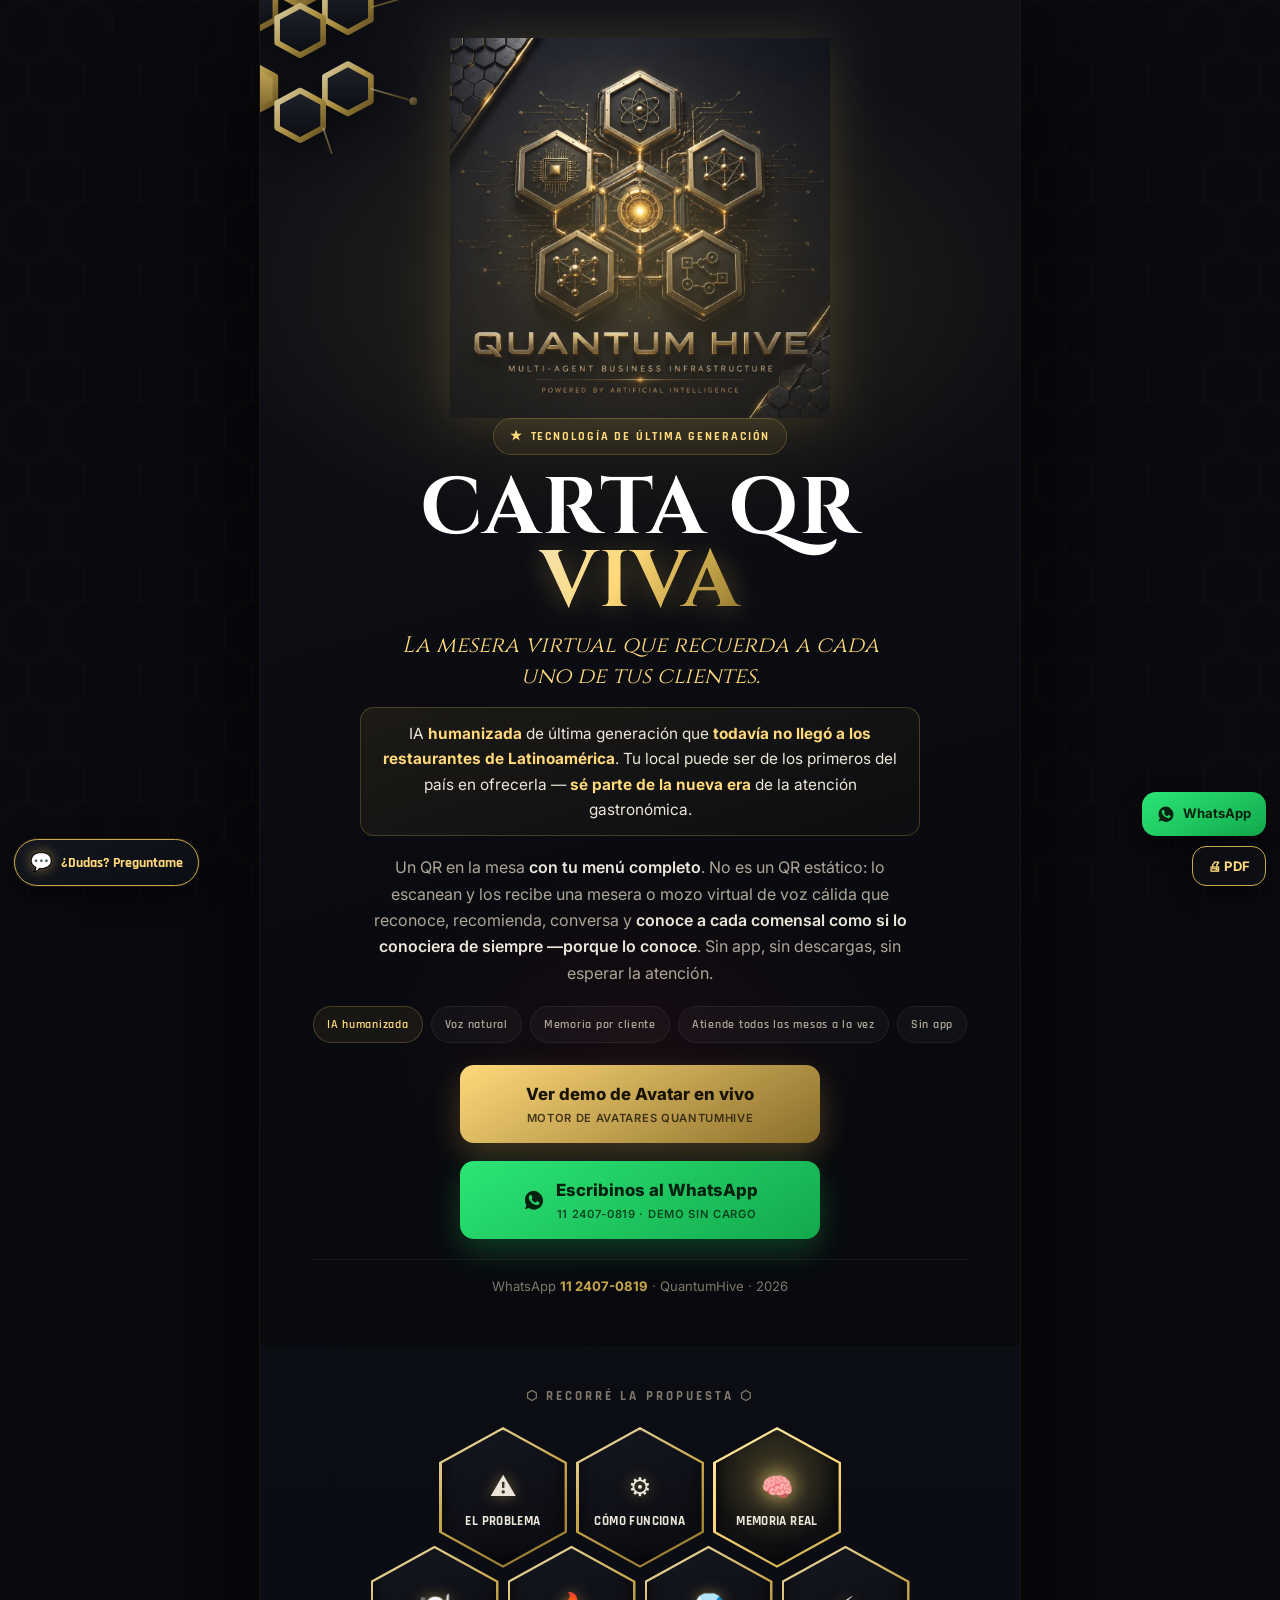
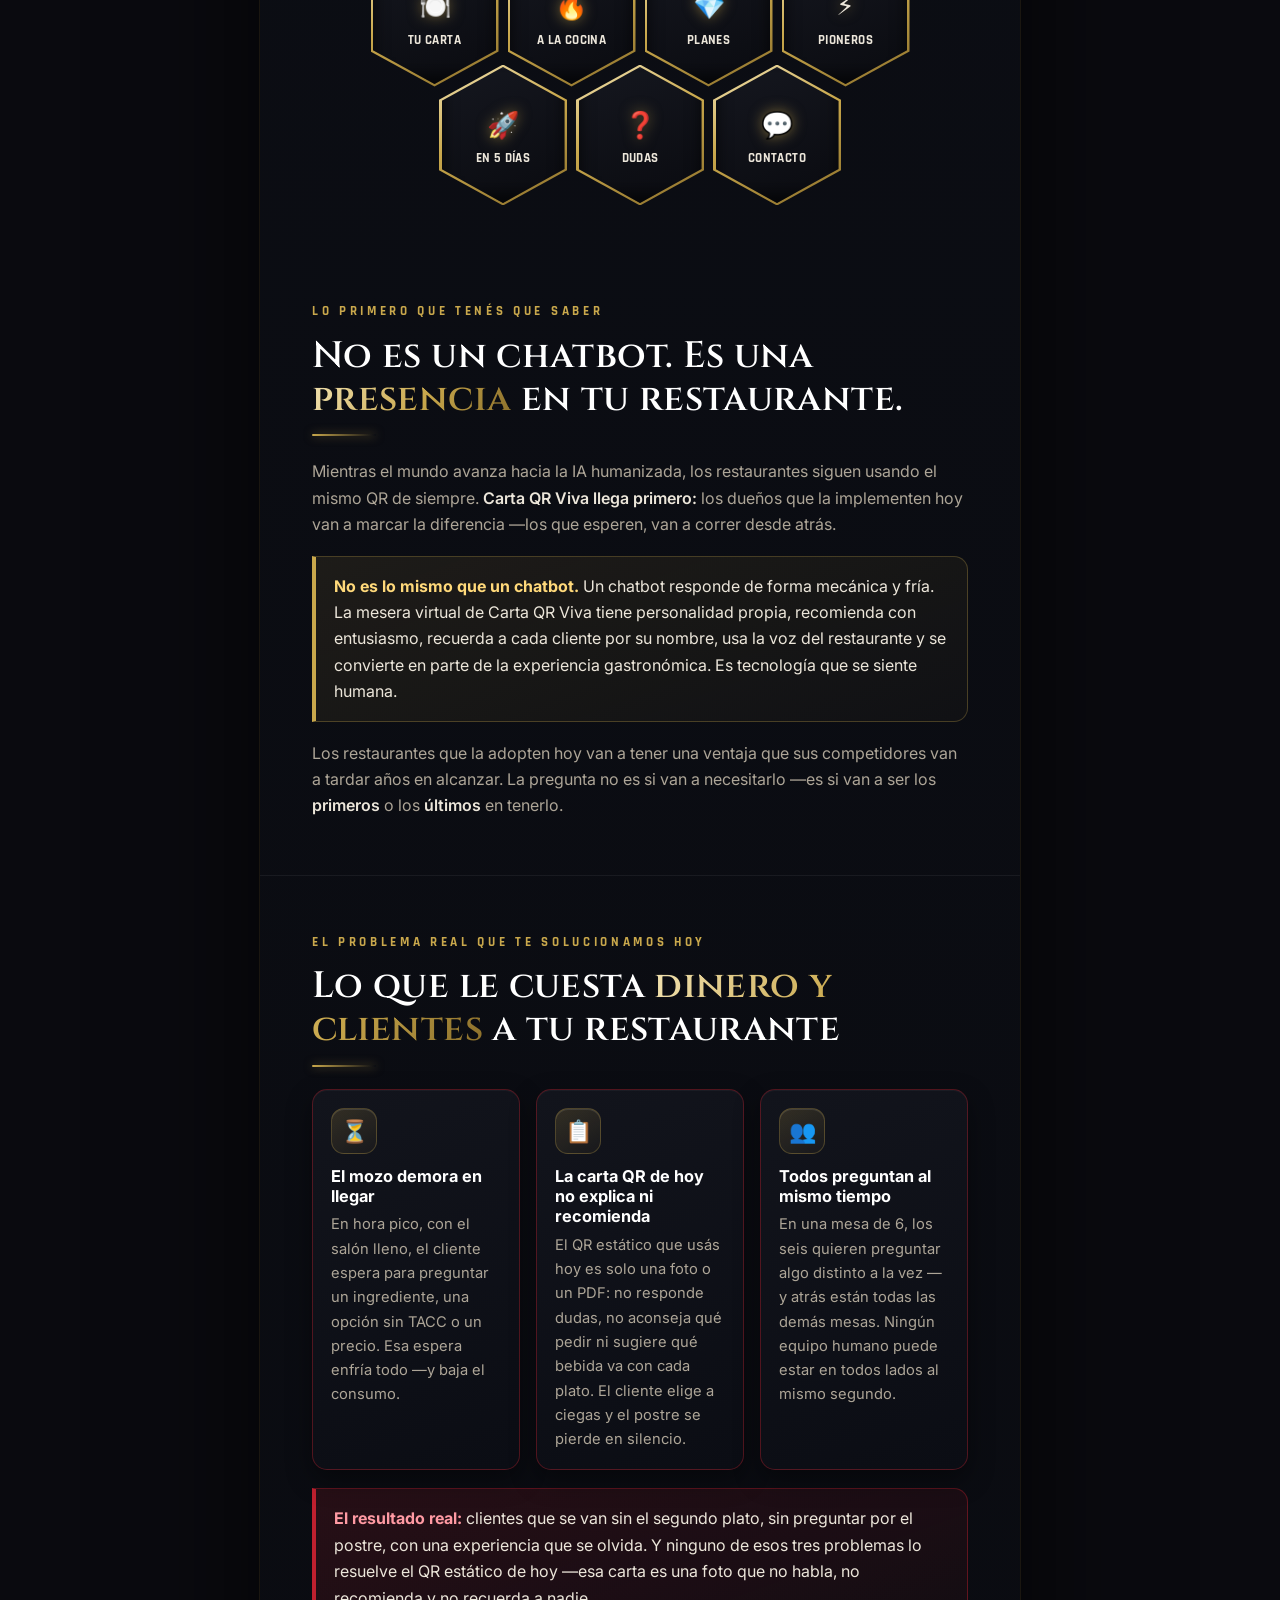
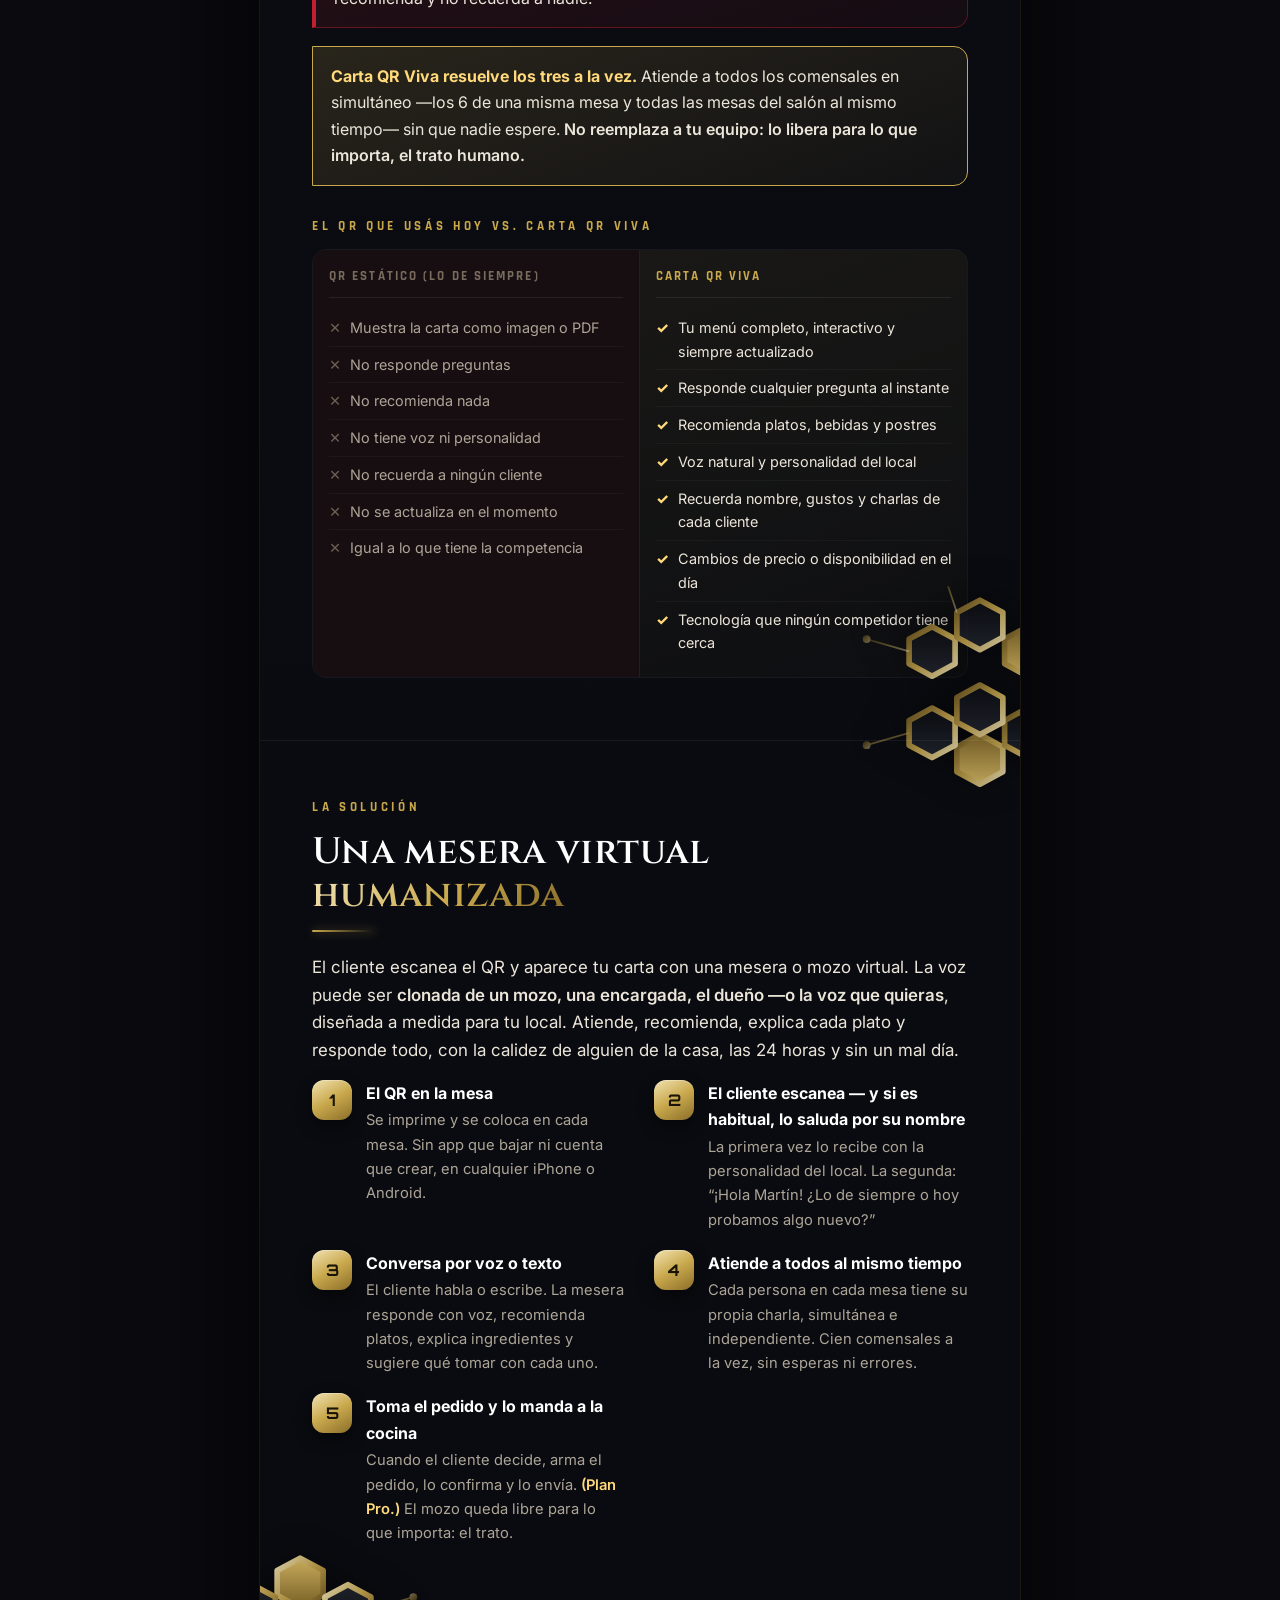
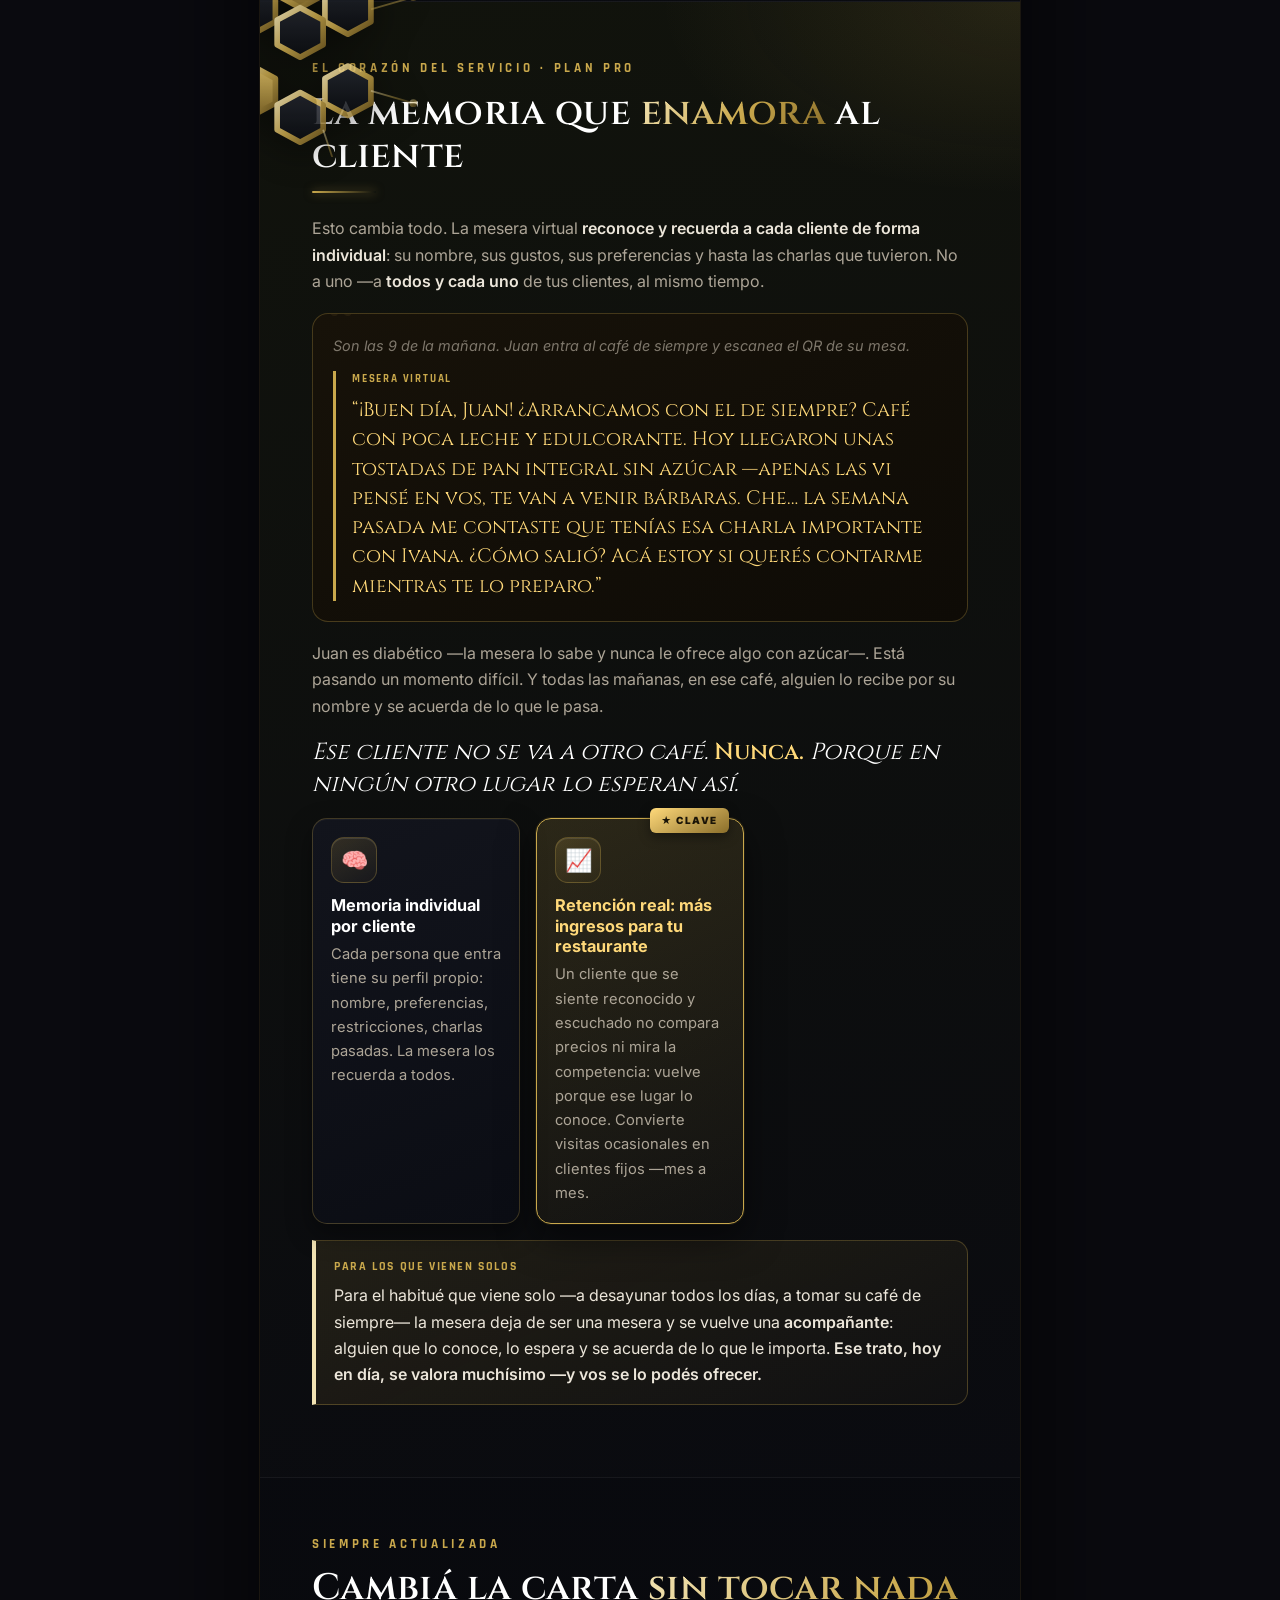
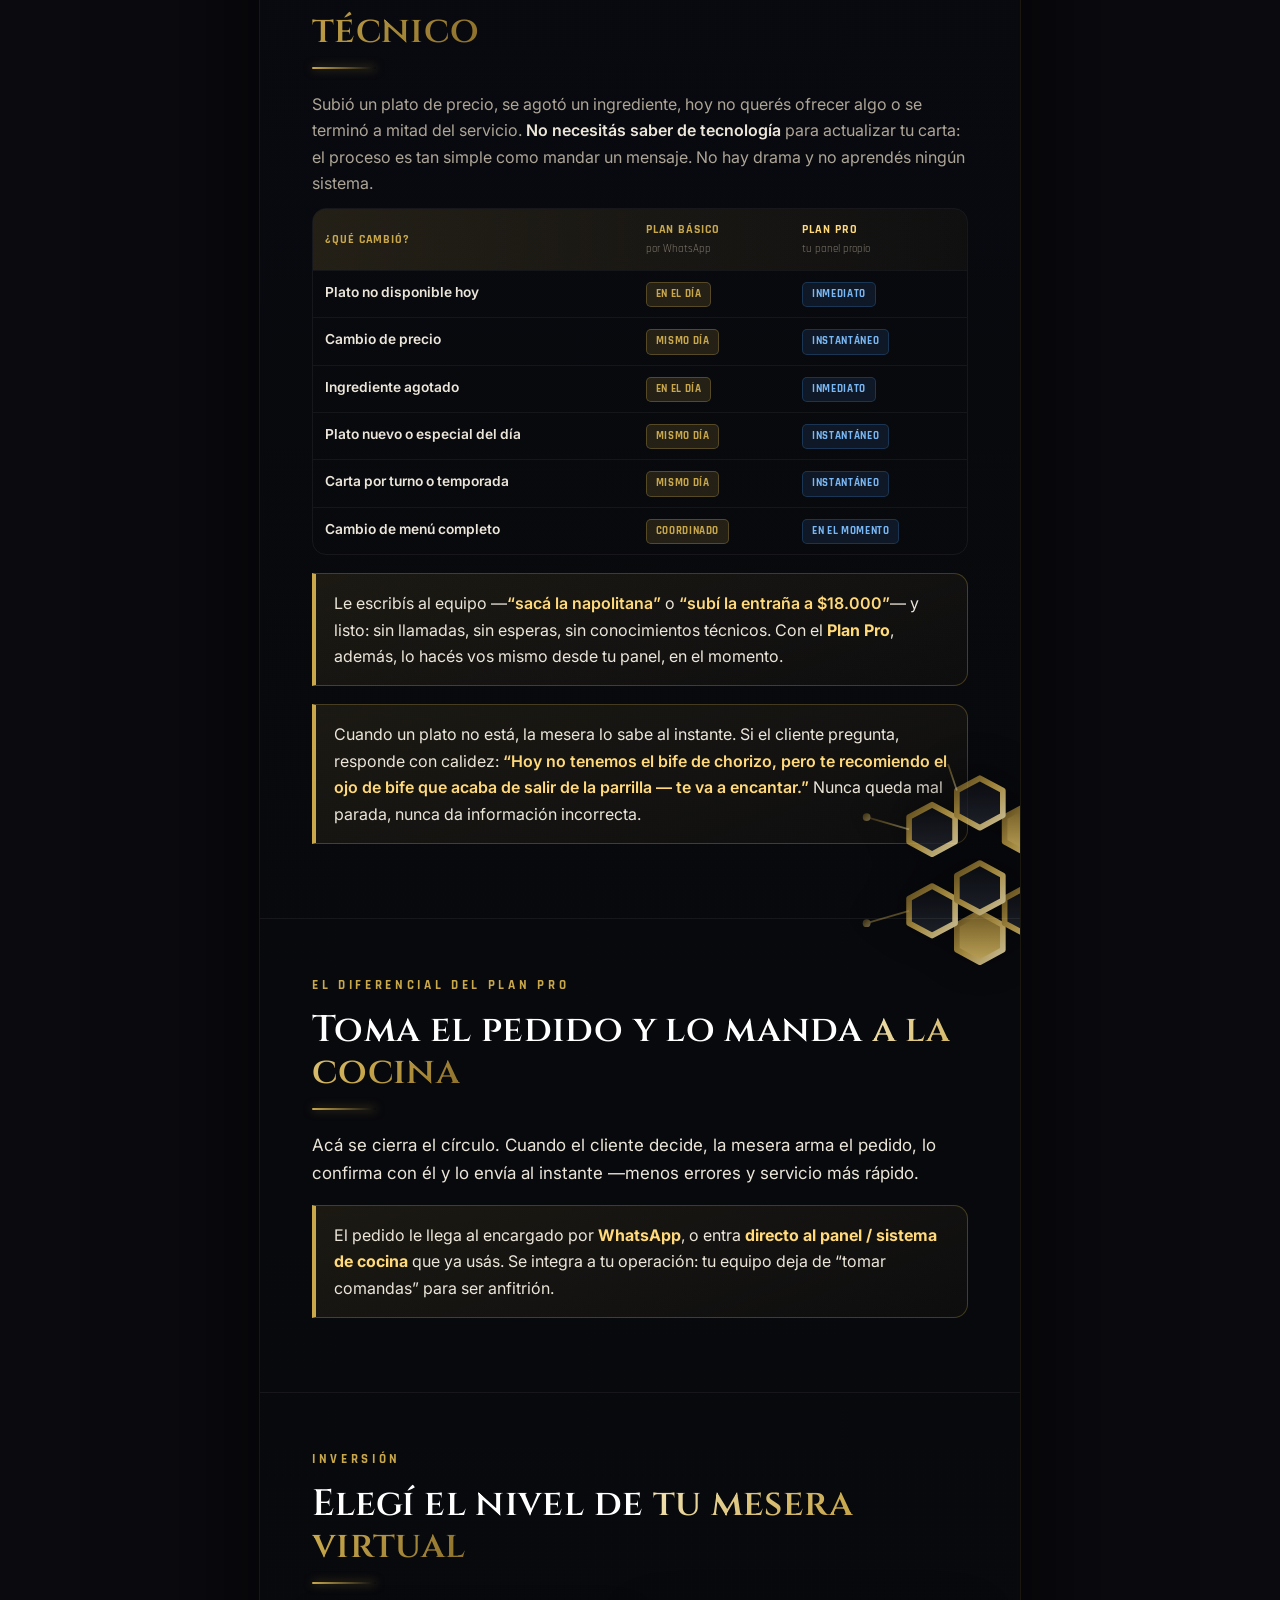
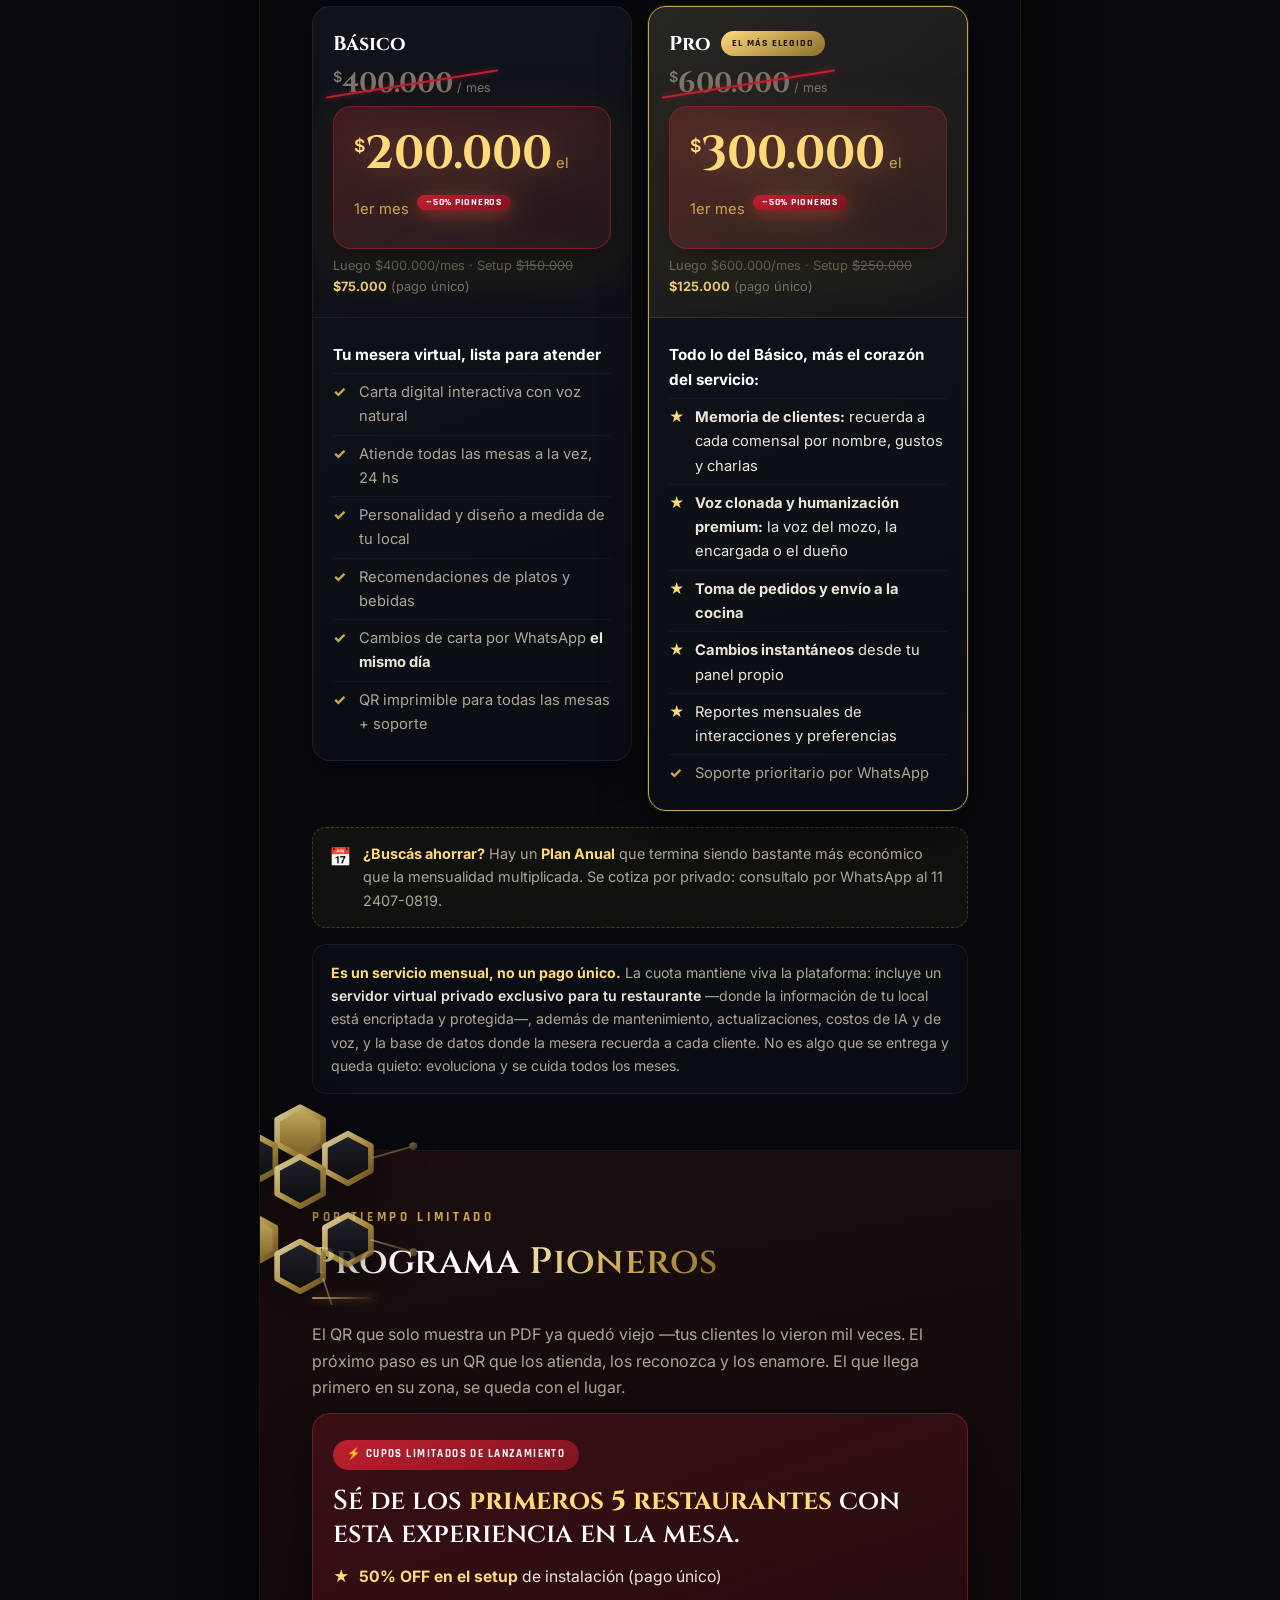
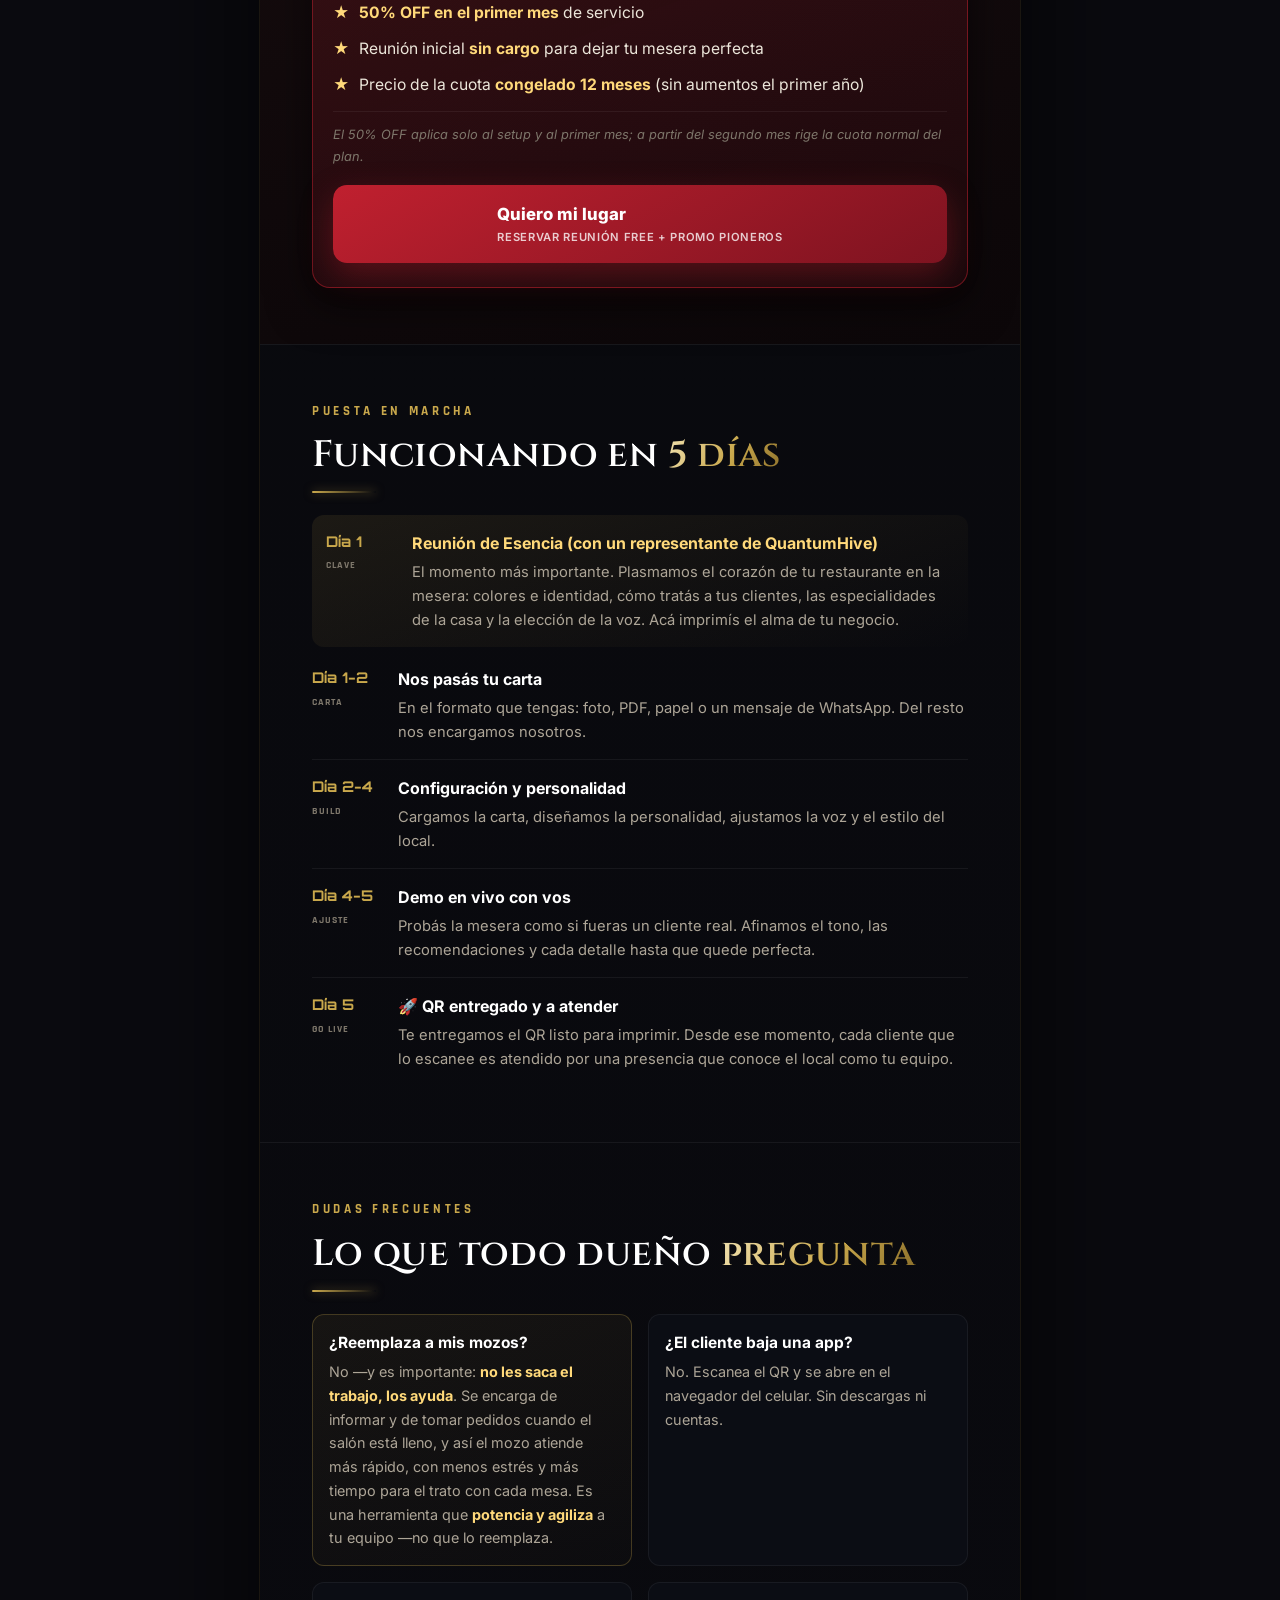
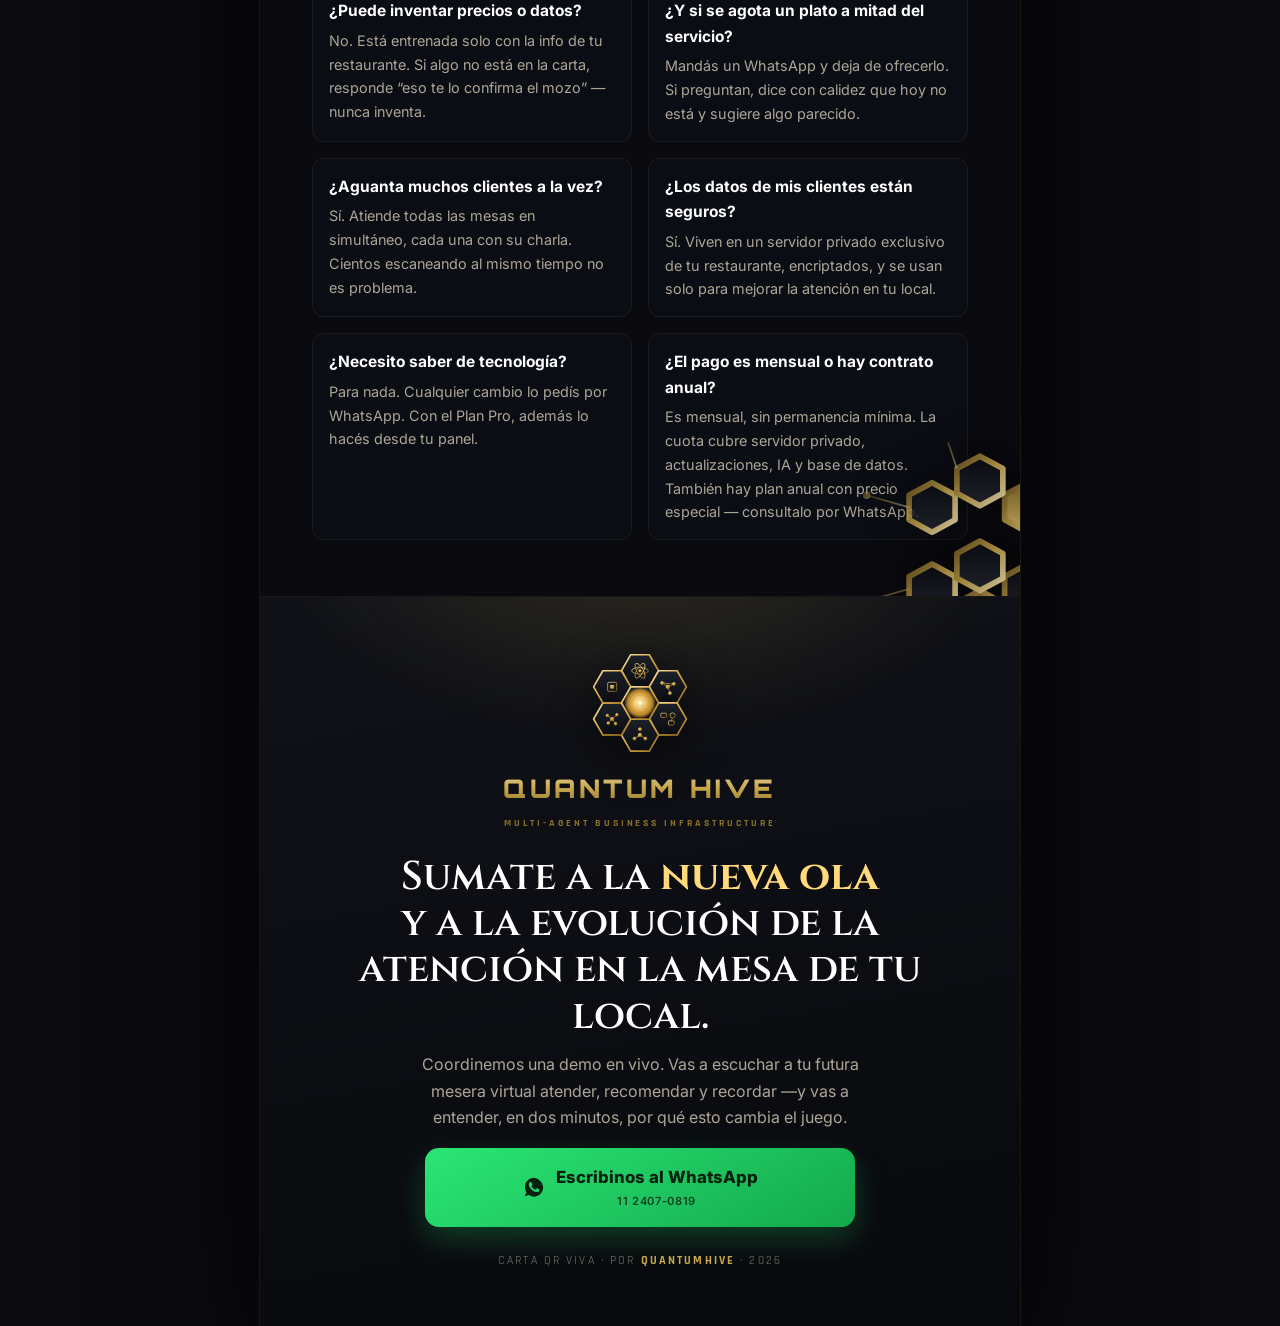
<file: empleados-virtuales/gastronomia/carta-viva/index.html>
<!DOCTYPE html>
<html lang="es">
<head>
<meta charset="UTF-8">
<meta name="viewport" content="width=device-width, initial-scale=1.0, viewport-fit=cover, interactive-widget=resizes-content">
<meta name="theme-color" content="#0A0A0F">
<title>Carta QR Viva — QuantumHive</title>
<link rel="preconnect" href="https://fonts.googleapis.com">
<link rel="preconnect" href="https://fonts.gstatic.com" crossorigin>
<link href="https://fonts.googleapis.com/css2?family=Orbitron:wght@500;700;900&family=Cinzel:wght@400;600;700&family=Inter:wght@400;500;600;700;800&family=Rajdhani:wght@500;600;700&display=swap" rel="stylesheet">
<style>
:root{
  --bg:#0A0A0F;
  --bg-2:#0C0E15;
  --panel:#12141C;
  --panel-2:#0B0D14;
  --edge:rgba(201,168,76,.28);
  --edge-soft:rgba(255,255,255,.06);
  --gold:#C9A84C;
  --gold-bright:#FFD97A;
  --gold-lt:#F2E3B3;
  --gold-deep:#8A6E2A;
  --core:#FFF4D2;
  --red:#C0202F;
  --red-dk:#7E1320;
  --text:#ECE6DA;
  --text-soft:#ADA597;
  --text-dim:#7E776B;
  --green:#25D366;
}
*{box-sizing:border-box;margin:0;padding:0}
html{-webkit-text-size-adjust:100%;scroll-behavior:smooth}
body{
  font-family:'Inter',system-ui,-apple-system,sans-serif;
  background:var(--bg);color:var(--text);font-size:16px;line-height:1.65;
  -webkit-print-color-adjust:exact;print-color-adjust:exact;overflow-x:hidden;
}
.svg-defs{position:absolute;width:0;height:0;overflow:hidden}

/* ===== background global: panal + glow ===== */
body::before{
  content:"";position:fixed;inset:0;z-index:0;pointer-events:none;opacity:.045;
  background-image:url("data:image/svg+xml,%3Csvg width='56' height='100' viewBox='0 0 56 100' xmlns='http://www.w3.org/2000/svg'%3E%3Cpath d='M28 66L0 50L0 16L28 0L56 16L56 50L28 66L28 100' fill='none' stroke='%23C9A84C' stroke-width='1'/%3E%3Cpath d='M28 0L28 -34' stroke='%23C9A84C' stroke-width='1'/%3E%3C/svg%3E");
  background-size:56px 100px;
}
.wrap{
  width:100%;max-width:760px;margin:0 auto;position:relative;z-index:1;
  background:
    radial-gradient(1000px 600px at 50% -6%, rgba(201,168,76,.10), transparent 60%),
    linear-gradient(180deg,#0C0E15,#08090D 60%,#0A0A0F);
  overflow:hidden;
  box-shadow:0 0 0 1px rgba(201,168,76,.10), 0 30px 120px rgba(0,0,0,.7);
}
section{padding:clamp(34px,7vw,56px) clamp(20px,5.5vw,52px);position:relative;z-index:2}
section + section{border-top:1px solid var(--edge-soft)}

.eyebrow{font-family:'Rajdhani',sans-serif;font-size:.82rem;font-weight:700;letter-spacing:.28em;text-transform:uppercase;color:var(--gold);margin-bottom:12px}
h1.s{font-family:'Cinzel',serif;font-weight:600;font-size:clamp(1.6rem,6.6vw,2.3rem);line-height:1.16;color:#fff;margin-bottom:14px;letter-spacing:.01em}
h1.s .g{background:linear-gradient(120deg,var(--gold-lt),var(--gold) 55%,var(--gold-deep));-webkit-background-clip:text;background-clip:text;color:transparent}
.section-line{height:2px;width:64px;background:linear-gradient(90deg,var(--gold),transparent);margin:0 0 22px;border-radius:2px;box-shadow:0 0 10px rgba(201,168,76,.5)}
p{color:var(--text-soft);margin-bottom:12px}
p:last-child{margin-bottom:0}
strong{color:var(--text);font-weight:600}
.lead{font-size:1.06rem;color:var(--text);line-height:1.62}
em{color:var(--gold-bright);font-style:normal;font-weight:600}

/* ===== corner panal ornament (3D) ===== */
.corner{position:absolute;width:min(46vw,230px);height:auto;z-index:1;pointer-events:none;filter:drop-shadow(0 6px 20px rgba(0,0,0,.6))}
.corner-tl{top:-58px;left:-66px;opacity:.85}
.corner-br{right:-66px;bottom:-58px;transform:rotate(180deg);opacity:.8}

/* ===== floating buttons ===== */
.fab-stack{position:fixed;right:14px;bottom:14px;z-index:60;display:flex;flex-direction:column;gap:10px;align-items:flex-end}
.fab{display:inline-flex;align-items:center;gap:8px;border:none;cursor:pointer;font-family:'Inter',sans-serif;font-weight:700;font-size:.82rem;padding:11px 15px;border-radius:14px;text-decoration:none;box-shadow:0 8px 24px rgba(0,0,0,.5);backdrop-filter:blur(6px)}
.fab.pdf{background:rgba(14,16,22,.9);color:var(--gold-bright);border:1px solid var(--gold)}
.fab.wa{background:linear-gradient(150deg,#2BE675,#13A94C);color:#06210f}
.fab svg{width:18px;height:18px;flex-shrink:0}

/* ===== HERO ===== */
.hero{
  text-align:center;padding:clamp(36px,8vw,64px) clamp(20px,5.5vw,52px) clamp(30px,6vw,48px);
  background:
    radial-gradient(680px 420px at 50% 22%, rgba(201,168,76,.16), transparent 62%),
    radial-gradient(420px 300px at 50% 78%, rgba(192,32,47,.07), transparent 60%),
    linear-gradient(165deg,#101218,#0A0B10 60%,#08090D);
  position:relative;overflow:hidden;
}
.hero-logo-wrap{position:relative;width:min(82%,380px);margin:-4% auto 0;aspect-ratio:1/1}
.hero-logo-wrap::before{content:"";position:absolute;inset:8%;border-radius:50%;background:radial-gradient(circle, rgba(255,217,122,.20), rgba(201,168,76,.06) 45%, transparent 70%);filter:blur(10px);z-index:0;animation:breathe 5.5s ease-in-out infinite}
.hero-logo{position:relative;z-index:1;width:100%;height:auto;display:block;mix-blend-mode:screen;filter:drop-shadow(0 0 26px rgba(201,168,76,.22)) drop-shadow(0 10px 30px rgba(0,0,0,.5))}
@keyframes breathe{0%,100%{opacity:.7;transform:scale(.97)}50%{opacity:1;transform:scale(1.04)}}

.hero-badge{display:inline-flex;align-items:center;gap:7px;border:1px solid var(--edge);background:rgba(201,168,76,.08);color:var(--gold-bright);border-radius:999px;font-family:'Rajdhani',sans-serif;font-size:.74rem;font-weight:700;letter-spacing:.16em;text-transform:uppercase;padding:7px 16px;margin-bottom:18px}
.hero-badge::before{content:"★";color:var(--gold-bright);font-size:.8rem}
.hero h1{font-family:'Cinzel',serif;font-weight:700;font-size:clamp(2.9rem,15vw,5rem);line-height:.92;color:#fff;letter-spacing:.02em;margin-bottom:4px}
.hero h1 .v{background:linear-gradient(120deg,var(--gold-lt) 0%,var(--gold-bright) 40%,var(--gold) 70%,var(--gold-deep));-webkit-background-clip:text;background-clip:text;color:transparent;filter:drop-shadow(0 2px 14px rgba(201,168,76,.4))}
.hero .tagline{font-family:'Cinzel',serif;font-style:italic;font-weight:400;font-size:clamp(1.05rem,4.6vw,1.4rem);color:var(--gold-bright);line-height:1.36;max-width:520px;margin:10px auto 16px}
.hero-statement{font-size:.96rem;color:var(--text);max-width:560px;margin:0 auto 18px;border:1px solid var(--edge);border-radius:14px;padding:13px 18px;background:linear-gradient(160deg,rgba(201,168,76,.09),rgba(201,168,76,.02))}
.hero-statement b{color:var(--gold-bright)}
.hero .desc{font-size:1rem;color:var(--text-soft);max-width:540px;margin:0 auto 20px}
.hero .desc strong{color:var(--text)}
.hero .desc em{color:var(--gold-bright)}
.hero-tags{display:flex;flex-wrap:wrap;gap:8px;justify-content:center;margin-bottom:22px}
.hero-tags span{border:1px solid var(--edge-soft);background:rgba(255,255,255,.03);border-radius:999px;padding:7px 13px;font-family:'Rajdhani',sans-serif;font-size:.78rem;font-weight:600;letter-spacing:.06em;color:var(--text-soft)}
.hero-tags span.gold{border-color:var(--edge);color:var(--gold-bright);background:rgba(201,168,76,.08)}
.hero-cta{max-width:360px;margin:0 auto}
.hero-contact{border-top:1px solid var(--edge-soft);padding-top:16px;margin-top:20px;font-size:.82rem;color:var(--text-dim)}
.hero-contact b{color:var(--gold)}

/* ===== HIVE NAV (botonera) ===== */
.nav-sec{padding-top:clamp(26px,6vw,40px);padding-bottom:clamp(26px,6vw,40px);text-align:center}
.nav-title{font-family:'Rajdhani',sans-serif;font-size:.8rem;font-weight:700;letter-spacing:.24em;text-transform:uppercase;color:var(--text-dim);margin-bottom:20px}
.hive{display:flex;flex-direction:column;align-items:center;gap:0}
.hive-row{display:flex;gap:9px;justify-content:center}
.hive-row + .hive-row{margin-top:-22px}
.hex{
  --hw:110px;width:var(--hw);height:calc(var(--hw)*1.1);
  clip-path:polygon(50% 0%,100% 25%,100% 75%,50% 100%,0% 75%,0% 25%);
  background:linear-gradient(155deg,var(--gold-lt),var(--gold) 45%,var(--gold-deep));
  border:none;cursor:pointer;position:relative;padding:0;
  text-decoration:none;color:var(--text);
  display:flex;align-items:center;justify-content:center;
  transition:transform .25s ease,filter .25s ease;
  filter:drop-shadow(0 6px 16px rgba(0,0,0,.5))
}
.hex::before{
  content:"";position:absolute;inset:2.5px;
  clip-path:polygon(50% 0%,100% 25%,100% 75%,50% 100%,0% 75%,0% 25%);
  background:linear-gradient(160deg,#15171F 0%,#0A0B10 100%);
  box-shadow:inset 0 2px 0 rgba(255,255,255,.06),inset 0 -8px 16px rgba(0,0,0,.7)
}
.hex .in{position:relative;z-index:1;display:flex;flex-direction:column;align-items:center;justify-content:center;gap:5px;padding:6px}
.hex .ico{font-size:23px;filter:drop-shadow(0 0 7px rgba(201,168,76,.55))}
.hex .nom{font-family:'Rajdhani',sans-serif;font-weight:700;font-size:11.5px;letter-spacing:.03em;text-transform:uppercase;color:var(--text);line-height:1.15}
.hex:hover,.hex:focus-visible{transform:translateY(-5px) scale(1.03);filter:drop-shadow(0 12px 26px rgba(201,168,76,.4));outline:none}
.hex.core{background:linear-gradient(155deg,#FFE9A8,var(--gold-bright) 45%,var(--gold))}
.hex.core::before{background:radial-gradient(circle at 50% 38%, rgba(255,217,122,.22), transparent 60%),linear-gradient(160deg,#1A1A12 0%,#0A0B10 100%)}
.hex.core .ico{filter:drop-shadow(0 0 10px rgba(255,217,122,.9))}

/* ===== generic boxes / cards ===== */
.box{background:linear-gradient(160deg,rgba(201,168,76,.10),rgba(201,168,76,.03));border:1px solid var(--edge);border-left:4px solid var(--gold);border-radius:0 14px 14px 0;padding:16px 18px;margin:18px 0}
.box p{color:var(--text);margin:0}
.box b{color:var(--gold-bright)}
.box.red{background:linear-gradient(160deg,rgba(192,32,47,.16),rgba(192,32,47,.05));border-color:rgba(192,32,47,.4);border-left-color:var(--red)}
.box.red b{color:#FF9AA3}
.box.solve{background:linear-gradient(160deg,rgba(201,168,76,.16),rgba(201,168,76,.04));border:1.5px solid var(--gold)}

.cards{display:grid;grid-template-columns:1fr;gap:13px;margin:6px 0}
.card{background:linear-gradient(160deg,var(--panel),var(--panel-2));border:1px solid var(--edge-soft);border-radius:15px;padding:18px;box-shadow:inset 0 1px 0 rgba(255,255,255,.04),0 10px 26px rgba(0,0,0,.4)}
.card.red-border{border-color:rgba(192,32,47,.38)}
.card.gold-border{border-color:var(--edge)}
.card .ic{width:46px;height:46px;border-radius:13px;display:flex;align-items:center;justify-content:center;font-size:22px;background:linear-gradient(150deg,rgba(201,168,76,.18),rgba(201,168,76,.04));border:1px solid var(--edge);margin-bottom:12px;box-shadow:inset 0 1px 0 rgba(255,255,255,.1)}
.card h3{font-size:1.02rem;color:#fff;margin-bottom:6px;font-weight:700;line-height:1.25}
.card p{font-size:.92rem;margin:0}

.card.clave{background:linear-gradient(155deg,rgba(201,168,76,.16),rgba(201,168,76,.04));border:1.5px solid var(--gold);position:relative;box-shadow:0 14px 36px rgba(0,0,0,.5),0 0 0 1px rgba(201,168,76,.12)}
.card.clave::after{content:"★ CLAVE";position:absolute;top:-11px;right:14px;background:linear-gradient(150deg,var(--gold-bright),var(--gold-deep));color:#1a1407;font-size:.62rem;font-weight:900;letter-spacing:.16em;padding:4px 11px;border-radius:6px;box-shadow:0 4px 12px rgba(0,0,0,.4)}
.card.clave h3{color:var(--gold-bright)}

/* ===== VS table ===== */
.vs{display:grid;grid-template-columns:1fr;gap:0;margin:6px 0;border-radius:14px;overflow:hidden;border:1px solid var(--edge-soft)}
.vs-col{padding:16px 16px}
.vs-col.old{background:#160E10}
.vs-col.new{background:linear-gradient(160deg,rgba(201,168,76,.08),rgba(201,168,76,.02))}
.vs-lab{font-family:'Rajdhani',sans-serif;font-size:.82rem;font-weight:800;letter-spacing:.16em;text-transform:uppercase;margin-bottom:12px;padding-bottom:9px;border-bottom:1px solid rgba(255,255,255,.08)}
.vs-col.old .vs-lab{color:#7a6b5f}
.vs-col.new .vs-lab{color:var(--gold)}
.vs-item{font-size:.9rem;color:var(--text-soft);padding:6px 0;border-bottom:1px solid rgba(255,255,255,.04);display:flex;gap:9px;align-items:flex-start}
.vs-item:last-child{border-bottom:none}
.vs-col.old .vs-item::before{content:"✕";color:#6e5f53;flex-shrink:0;font-weight:700}
.vs-col.new .vs-item::before{content:"✓";color:var(--gold-bright);flex-shrink:0;font-weight:800}
.vs-col.new .vs-item{color:var(--text)}

/* ===== steps ===== */
.steps{display:grid;grid-template-columns:1fr;gap:14px;margin-top:16px}
.step{display:flex;gap:14px;align-items:flex-start}
.step .n{flex-shrink:0;width:40px;height:40px;border-radius:12px;background:linear-gradient(150deg,var(--gold-lt),var(--gold) 50%,var(--gold-deep));color:#1a1407;display:flex;align-items:center;justify-content:center;font-family:'Orbitron',sans-serif;font-weight:700;font-size:1rem;box-shadow:0 6px 16px rgba(0,0,0,.45),inset 0 1px 0 rgba(255,255,255,.3)}
.step h3{font-size:1rem;color:#fff;margin-bottom:2px}
.step p{font-size:.92rem;margin:0}

/* ===== memory ===== */
.memory{background:radial-gradient(600px 320px at 100% 0%, rgba(201,168,76,.12), transparent 60%),linear-gradient(170deg,#11130C,#0A0B10)}
.scene{background:linear-gradient(155deg,#171209,#0E0B06);border:1px solid var(--edge);border-radius:16px;padding:20px;margin:18px 0;position:relative;overflow:hidden}
.scene::before{content:"\201C";position:absolute;top:-18px;left:12px;font-size:96px;color:rgba(201,168,76,.08);font-family:'Cinzel',serif;line-height:1;pointer-events:none}
.scene .set{font-style:italic;color:var(--text-dim);font-size:.9rem;margin-bottom:14px}
.scene .who{display:block;font-family:'Rajdhani',sans-serif;font-size:.7rem;font-weight:700;letter-spacing:.16em;text-transform:uppercase;color:var(--gold);margin-bottom:8px}
.scene .quote{font-family:'Cinzel',serif;font-weight:400;font-size:clamp(1.02rem,4.3vw,1.22rem);line-height:1.5;color:var(--gold-bright);padding-left:16px;border-left:3px solid var(--gold)}
.solo{background:linear-gradient(155deg,rgba(201,168,76,.12),rgba(201,168,76,.03));border:1px solid var(--edge);border-left:4px solid var(--gold-lt);border-radius:0 14px 14px 0;padding:16px 18px;margin:16px 0}
.solo .tag{font-family:'Rajdhani',sans-serif;font-size:.72rem;font-weight:700;letter-spacing:.14em;text-transform:uppercase;color:var(--gold);display:block;margin-bottom:6px}
.solo p{color:var(--text);margin:0}
.punch{font-family:'Cinzel',serif;font-style:italic;font-size:clamp(1.15rem,5vw,1.45rem);color:#fff;line-height:1.36;margin:18px 0}
.punch b{color:var(--gold-bright);font-style:normal;font-weight:600}

/* ===== two cols / lists ===== */
.two{display:grid;grid-template-columns:1fr;gap:18px;margin-top:8px}
.sub{font-family:'Rajdhani',sans-serif;font-size:.82rem;font-weight:700;letter-spacing:.12em;text-transform:uppercase;color:var(--gold);margin-bottom:10px}
ul.clean{list-style:none}
ul.clean li{position:relative;padding-left:20px;margin-bottom:9px;color:var(--text-soft);font-size:.95rem}
ul.clean li::before{content:"";position:absolute;left:2px;top:9px;width:7px;height:7px;background:var(--gold);clip-path:polygon(50% 0%,100% 25%,100% 75%,50% 100%,0% 75%,0% 25%)}
ul.clean li b{color:var(--text)}

/* ===== management table ===== */
.tbl-wrap{margin:6px 0;border:1px solid var(--edge-soft);border-radius:14px;overflow:hidden}
table{width:100%;border-collapse:collapse;font-size:.86rem}
thead tr{background:linear-gradient(90deg,rgba(201,168,76,.14),rgba(201,168,76,.04))}
th{padding:11px 12px;text-align:left;font-family:'Rajdhani',sans-serif;font-weight:700;color:var(--gold);font-size:.72rem;letter-spacing:.08em;text-transform:uppercase}
th.pro{color:var(--gold-bright)}
td{padding:10px 12px;border-top:1px solid rgba(255,255,255,.05);color:var(--text-soft);vertical-align:top}
td strong{color:var(--text)}
.tg{display:inline-block;font-family:'Rajdhani',sans-serif;font-size:.66rem;font-weight:700;padding:3px 9px;border-radius:5px;letter-spacing:.06em;text-transform:uppercase;white-space:nowrap}
.tg-y{background:rgba(201,168,76,.15);color:var(--gold);border:1px solid rgba(201,168,76,.3)}
.tg-b{background:rgba(60,140,220,.12);color:#7AB8F5;border:1px solid rgba(60,140,220,.25)}

/* ===== plans ===== */
.plans{display:grid;grid-template-columns:1fr;gap:16px;margin:6px 0}
.plan{border:1px solid var(--edge-soft);border-radius:18px;overflow:hidden;background:linear-gradient(160deg,var(--panel),var(--panel-2));box-shadow:0 12px 30px rgba(0,0,0,.4)}
.plan.feat{border:1.5px solid var(--gold);box-shadow:0 16px 44px rgba(0,0,0,.55),0 0 0 1px rgba(201,168,76,.18)}
.plan-head{padding:20px;border-bottom:1px solid var(--edge-soft);position:relative}
.plan.feat .plan-head{background:linear-gradient(135deg,rgba(201,168,76,.12),rgba(201,168,76,.03))}
.plan-name{font-family:'Cinzel',serif;font-size:1.25rem;font-weight:700;color:#fff;display:flex;align-items:center;gap:10px}
.plan-tag{background:linear-gradient(150deg,var(--gold-bright),var(--gold-deep));color:#1a1407;font-family:'Rajdhani',sans-serif;font-size:.64rem;font-weight:800;letter-spacing:.12em;text-transform:uppercase;padding:4px 11px;border-radius:999px}
.plan-price{font-family:'Cinzel',serif;font-weight:700;font-size:clamp(2rem,9vw,2.5rem);color:var(--gold-bright);line-height:1;margin:12px 0 2px}
.plan-price .cur{font-size:1.1rem;vertical-align:super;font-family:'Inter',sans-serif;font-weight:600}
.plan-price .per{font-size:.95rem;color:var(--text-soft);font-family:'Inter',sans-serif;font-weight:400}
/* precio normal tachado con linea roja diagonal */
.plan-price.old{position:relative;display:inline-block;font-size:clamp(1.4rem,6vw,1.75rem);color:var(--text-dim);margin:10px 0 0}
.plan-price.old .cur{font-size:.9rem}
.plan-price.old .per{font-size:.78rem;color:var(--text-dim)}
.plan-price.old::after{content:"";position:absolute;left:-5%;right:-5%;top:47%;height:2px;background:var(--red);border-radius:2px;transform:rotate(-9deg);box-shadow:0 0 6px rgba(192,32,47,.75)}
/* precio de promo resaltado */
.plan-price.promo{color:var(--gold-bright);font-size:clamp(2.3rem,10.5vw,2.9rem);margin:6px 0 2px;filter:drop-shadow(0 2px 14px rgba(201,168,76,.4))}
.plan-price.promo .per{font-size:.92rem;color:var(--gold)}
.price-off{display:inline-block;background:linear-gradient(150deg,var(--red),var(--red-dk));color:#fff;font-family:'Rajdhani',sans-serif;font-size:.6rem;font-weight:800;letter-spacing:.08em;text-transform:uppercase;padding:3px 9px;border-radius:999px;vertical-align:middle;margin-left:8px;box-shadow:0 4px 12px rgba(192,32,47,.4)}
.plan-note{font-size:.8rem;color:var(--text-dim);margin-top:6px}
.plan-note s{color:var(--text-dim);opacity:.7}
.plan-note b{color:var(--gold-bright)}
.plan-body{padding:18px 20px}
.plan-body ul{list-style:none}
.plan-body li{position:relative;padding:6px 0 6px 26px;font-size:.92rem;color:var(--text-soft);border-bottom:1px solid rgba(255,255,255,.04)}
.plan-body li:last-child{border-bottom:none}
.plan-body li::before{content:"✓";position:absolute;left:0;top:6px;color:var(--gold);font-weight:800}
.plan-body li.head{padding-left:0;font-weight:700;color:#fff;font-size:.95rem}
.plan-body li.head::before{content:""}
.plan-body li.pro{color:var(--text)}
.plan-body li.pro::before{content:"★";color:var(--gold-bright)}
.plan-body li b{color:var(--text)}
.annual{margin-top:16px;border:1px dashed var(--edge);border-radius:14px;padding:14px 16px;background:rgba(201,168,76,.05);display:flex;gap:12px;align-items:flex-start;font-size:.9rem;color:var(--text-soft)}
.annual .ai{font-size:18px;flex-shrink:0}
.annual b{color:var(--gold-bright)}
.billing{margin-top:16px;background:var(--panel-2);border:1px solid var(--edge-soft);border-radius:14px;padding:16px 18px;font-size:.88rem;color:var(--text-soft)}
.billing b{color:var(--gold-bright)}

/* ===== promo ===== */
.promo-sec{background:linear-gradient(170deg,#1a0e10,#0c0709)}
.promo{background:linear-gradient(160deg,rgba(192,32,47,.22),rgba(126,19,32,.10));border:1.5px solid rgba(192,32,47,.5);border-radius:18px;padding:24px 20px;box-shadow:0 16px 44px rgba(0,0,0,.55)}
.promo .ptag{display:inline-block;background:linear-gradient(150deg,var(--red),var(--red-dk));color:#fff;font-family:'Rajdhani',sans-serif;font-size:.68rem;font-weight:800;letter-spacing:.13em;text-transform:uppercase;padding:6px 14px;border-radius:999px;margin-bottom:14px}
.promo h3{font-family:'Cinzel',serif;font-weight:600;font-size:clamp(1.3rem,5.6vw,1.7rem);color:#fff;line-height:1.22;margin-bottom:14px}
.promo h3 b{color:var(--gold-bright)}
.promo ul{list-style:none;margin-bottom:6px}
.promo li{position:relative;padding-left:26px;margin-bottom:10px;color:var(--text);font-size:.98rem}
.promo li::before{content:"★";position:absolute;left:0;top:0;color:var(--gold-bright)}
.promo li b{color:var(--gold-bright)}
.promo .fine{font-size:.8rem;color:var(--text-dim);font-style:italic;margin-top:14px;padding-top:12px;border-top:1px solid var(--edge-soft)}

/* ===== CTA buttons ===== */
.btn{display:flex;align-items:center;justify-content:center;gap:11px;width:100%;text-decoration:none;font-weight:800;font-size:1.05rem;padding:16px 20px;border-radius:14px;min-height:56px;margin-top:18px;border:none;cursor:pointer}
.btn svg{width:22px;height:22px;flex-shrink:0}
.btn small{display:block;font-weight:600;font-size:.7rem;letter-spacing:.06em;opacity:.78;text-transform:uppercase}
.btn-wa{background:linear-gradient(150deg,#2BE675,#13A94C);color:#06210f;box-shadow:0 12px 30px rgba(37,211,102,.25)}
.btn-red{background:linear-gradient(150deg,var(--red),var(--red-dk));color:#fff;box-shadow:0 12px 32px rgba(192,32,47,.35)}
.btn-gold{background:linear-gradient(150deg,var(--gold-bright),var(--gold-deep));color:#1a1407;box-shadow:0 12px 30px rgba(201,168,76,.28)}

/* ===== timeline ===== */
.tl-item{display:flex;gap:16px;padding:15px 0;border-bottom:1px solid var(--edge-soft)}
.tl-item:last-child{border-bottom:none}
.tl-item .day{flex-shrink:0;width:70px;font-family:'Orbitron',sans-serif;font-weight:700;font-size:.92rem;color:var(--gold)}
.tl-item .day small{display:block;font-family:'Rajdhani',sans-serif;font-size:.62rem;font-weight:700;letter-spacing:.1em;text-transform:uppercase;color:var(--text-dim);margin-top:3px}
.tl-item h3{font-size:1rem;color:#fff;margin-bottom:3px}
.tl-item p{font-size:.92rem;margin:0}
.tl-item.key{background:linear-gradient(160deg,rgba(201,168,76,.10),transparent);border-radius:12px;padding:15px 14px;border-bottom:none;margin:4px 0}
.tl-item.key h3{color:var(--gold-bright)}

/* ===== faq ===== */
.faq{display:grid;grid-template-columns:1fr;gap:13px;margin-top:8px}
.fi{border:1px solid var(--edge-soft);border-radius:12px;padding:15px 16px;background:var(--panel-2)}
.fi.hl{border-color:var(--edge);background:linear-gradient(160deg,rgba(201,168,76,.07),rgba(201,168,76,.02))}
.fi .q{font-weight:700;color:#fff;font-size:.97rem;margin-bottom:5px}
.fi .a{font-size:.9rem;color:var(--text-soft);margin:0}
.fi .a b{color:var(--gold-bright)}

/* ===== closing ===== */
.closing{background:radial-gradient(600px 340px at 50% -10%, rgba(201,168,76,.18), transparent 62%),linear-gradient(170deg,#101218,#08090D);text-align:center;padding:clamp(40px,8vw,56px) clamp(20px,5.5vw,52px)}
.emblem-sm{width:96px;height:auto;display:block;margin:0 auto 14px;filter:drop-shadow(0 8px 22px rgba(0,0,0,.55))}
.closing .wm{font-family:'Orbitron',sans-serif;font-weight:900;letter-spacing:.14em;font-size:clamp(1.2rem,5.5vw,1.6rem);background:linear-gradient(180deg,var(--gold-lt),var(--gold) 50%,var(--gold-deep));-webkit-background-clip:text;background-clip:text;color:transparent}
.closing .wm-sub{font-family:'Rajdhani',sans-serif;font-size:.62rem;font-weight:700;letter-spacing:.3em;text-transform:uppercase;color:var(--gold-deep);margin-top:6px}
.closing h2{font-family:'Cinzel',serif;font-weight:600;font-size:clamp(1.8rem,8vw,2.5rem);color:#fff;line-height:1.16;margin:22px 0 12px}
.closing h2 b{color:var(--gold-bright)}
.closing p{max-width:470px;margin:0 auto 6px}
.closing .btn{max-width:430px;margin-left:auto;margin-right:auto}
.closing .sign{margin-top:24px;font-family:'Rajdhani',sans-serif;font-size:.74rem;letter-spacing:.18em;text-transform:uppercase;color:var(--text-dim)}
.closing .sign b{color:var(--gold)}

/* ===== desktop ===== */
@media(min-width:680px){
  .cards{grid-template-columns:repeat(3,1fr);gap:16px}
  .steps{grid-template-columns:1fr 1fr;gap:18px 28px}
  .two{grid-template-columns:1fr 1fr;gap:30px}
  .vs{grid-template-columns:1fr 1fr}
  .vs-col.old{border-right:1px solid var(--edge-soft)}
  .plans{grid-template-columns:1fr 1fr;align-items:start}
  .faq{grid-template-columns:1fr 1fr;gap:16px}
  .hex{--hw:128px}
  .hex .nom{font-size:13px}
  .hex .ico{font-size:26px}
}

/* ===== small phones ===== */
@media(max-width:420px){
  .hex{--hw:96px}
  .hex .ico{font-size:19px}
  .hex .nom{font-size:10px}
  .hive-row{gap:7px}
  .hive-row + .hive-row{margin-top:-18px}
}

@media(prefers-reduced-motion:reduce){
  *{animation:none!important;transition:none!important}
  html{scroll-behavior:auto}
}

@media print{
  @page{size:A4;margin:0}
  body{background:#fff}
  body::before{display:none}
  .wrap{max-width:none;box-shadow:none}
  .fab-stack{display:none}
  .nav-sec{display:none}
  section,.card,.plan,.scene,.promo,.tl-item,.fi,.solo,.billing,.vs{break-inside:avoid}
  .memory,.promo-sec,.closing{break-before:page}
}
</style>
</head>
<body>

<!-- ===== EMBLEMA VECTOR (para cierre) ===== -->
<svg class="svg-defs" xmlns="http://www.w3.org/2000/svg" aria-hidden="true">
  <defs>
    <linearGradient id="qhGold" x1="0" y1="0" x2="1" y2="1">
      <stop offset="0" stop-color="#F9E6AE"/><stop offset=".5" stop-color="#D9A93F"/><stop offset="1" stop-color="#9A6E1C"/>
    </linearGradient>
    <linearGradient id="qhPanel" x1="0" y1="0" x2="0" y2="1">
      <stop offset="0" stop-color="#1c2028"/><stop offset="1" stop-color="#0a0c10"/>
    </linearGradient>
    <radialGradient id="qhCore" cx="50%" cy="50%" r="50%">
      <stop offset="0" stop-color="#FFF4D2"/><stop offset=".32" stop-color="#F4D283"/><stop offset=".68" stop-color="#C9912F"/><stop offset="1" stop-color="#C9912F" stop-opacity="0"/>
    </radialGradient>
    <filter id="qhGlow" x="-40%" y="-40%" width="180%" height="180%"><feGaussianBlur stdDeviation="3" result="b"/><feMerge><feMergeNode in="b"/><feMergeNode in="SourceGraphic"/></feMerge></filter>
    <g id="qhEmblem">
      <g fill="url(#qhPanel)" stroke="url(#qhGold)" stroke-width="5" stroke-linejoin="round">
        <polygon points="58,-100.46 29,-50.23 -29,-50.23 -58,-100.46 -29,-150.69 29,-150.69"/>
        <polygon points="145,-50.23 116,0 58,0 29,-50.23 58,-100.46 116,-100.46"/>
        <polygon points="145,50.23 116,100.46 58,100.46 29,50.23 58,0 116,0"/>
        <polygon points="58,100.46 29,150.69 -29,150.69 -58,100.46 -29,50.23 29,50.23"/>
        <polygon points="-29,50.23 -58,100.46 -116,100.46 -145,50.23 -116,0 -58,0"/>
        <polygon points="-29,-50.23 -58,0 -116,0 -145,-50.23 -116,-100.46 -58,-100.46"/>
        <polygon points="58,0 29,50.23 -29,50.23 -58,0 -29,-50.23 29,-50.23"/>
      </g>
      <g transform="translate(0,-100.46)" stroke="url(#qhGold)" stroke-width="2.4" fill="none">
        <ellipse rx="26" ry="10"/><ellipse rx="26" ry="10" transform="rotate(60)"/><ellipse rx="26" ry="10" transform="rotate(120)"/>
        <circle r="5" fill="url(#qhGold)" stroke="none"/>
      </g>
      <g transform="translate(87,-50.23)" stroke="url(#qhGold)" stroke-width="2">
        <line x1="0" y1="0" x2="-18" y2="-12"/><line x1="0" y1="0" x2="19" y2="-9"/><line x1="0" y1="0" x2="7" y2="20"/><line x1="-18" y1="-12" x2="19" y2="-9"/>
        <circle cx="0" cy="0" r="5.5" fill="url(#qhGold)"/><circle cx="-18" cy="-12" r="4.5" fill="url(#qhGold)"/><circle cx="19" cy="-9" r="4.5" fill="url(#qhGold)"/><circle cx="7" cy="20" r="4.5" fill="url(#qhGold)"/>
      </g>
      <g transform="translate(87,50.23)" fill="none" stroke="url(#qhGold)" stroke-width="2.2">
        <rect x="-22" y="-18" width="18" height="13" rx="2"/><circle cx="15" cy="-11" r="8"/><rect x="2" y="6" width="18" height="13" rx="2"/>
        <line x1="-4" y1="-11" x2="7" y2="-11"/><line x1="14" y1="-3" x2="12" y2="6"/>
      </g>
      <g transform="translate(0,100.46)" stroke="url(#qhGold)" stroke-width="2">
        <line x1="0" y1="0" x2="-17" y2="11"/><line x1="0" y1="0" x2="17" y2="11"/><line x1="0" y1="0" x2="0" y2="-18"/>
        <circle cx="0" cy="0" r="5.5" fill="url(#qhGold)"/><circle cx="-17" cy="11" r="4.5" fill="url(#qhGold)"/><circle cx="17" cy="11" r="4.5" fill="url(#qhGold)"/><circle cx="0" cy="-18" r="4.5" fill="url(#qhGold)"/>
      </g>
      <g transform="translate(-87,50.23)" stroke="url(#qhGold)" stroke-width="2">
        <line x1="0" y1="0" x2="-15" y2="-11"/><line x1="0" y1="0" x2="15" y2="-13"/><line x1="0" y1="0" x2="11" y2="15"/><line x1="0" y1="0" x2="-12" y2="13"/>
        <circle cx="0" cy="0" r="5" fill="url(#qhGold)"/><circle cx="-15" cy="-11" r="4" fill="url(#qhGold)"/><circle cx="15" cy="-13" r="4" fill="url(#qhGold)"/><circle cx="11" cy="15" r="4" fill="url(#qhGold)"/><circle cx="-12" cy="13" r="4" fill="url(#qhGold)"/>
      </g>
      <g transform="translate(-87,-50.23)" fill="none" stroke="url(#qhGold)" stroke-width="2.1">
        <rect x="-14" y="-14" width="28" height="28" rx="3"/><rect x="-6" y="-6" width="12" height="12" rx="1.5" fill="url(#qhGold)" stroke="none"/>
        <line x1="-20" y1="-8" x2="-14" y2="-8"/><line x1="-20" y1="0" x2="-14" y2="0"/><line x1="-20" y1="8" x2="-14" y2="8"/>
        <line x1="14" y1="-8" x2="20" y2="-8"/><line x1="14" y1="0" x2="20" y2="0"/><line x1="14" y1="8" x2="20" y2="8"/>
        <line x1="-8" y1="-20" x2="-8" y2="-14"/><line x1="0" y1="-20" x2="0" y2="-14"/><line x1="8" y1="-20" x2="8" y2="-14"/>
        <line x1="-8" y1="14" x2="-8" y2="20"/><line x1="0" y1="14" x2="0" y2="20"/><line x1="8" y1="14" x2="8" y2="20"/>
      </g>
      <g filter="url(#qhGlow)">
        <circle r="48" fill="url(#qhCore)"/>
        <g fill="none" stroke="url(#qhGold)" stroke-width="1.1" opacity=".75">
          <circle r="30"/><circle r="20"/><circle r="11"/>
          <line x1="0" y1="-31" x2="0" y2="31"/><line x1="-31" y1="0" x2="31" y2="0"/><line x1="-22" y1="-22" x2="22" y2="22"/><line x1="22" y1="-22" x2="-22" y2="22"/>
        </g>
        <circle r="6" fill="#FFF4D2"/>
      </g>
    </g>

    <!-- panal de rincón 3D (estilo imagen 14) -->
    <linearGradient id="panalRim" x1="0" y1="0" x2="1" y2="1">
      <stop offset="0" stop-color="#FBEDBE"/><stop offset=".5" stop-color="#C9A84C"/><stop offset="1" stop-color="#6E561F"/>
    </linearGradient>
    <linearGradient id="panalFace" x1="0" y1="0" x2="0" y2="1">
      <stop offset="0" stop-color="#23262f"/><stop offset="1" stop-color="#0a0c11"/>
    </linearGradient>
    <linearGradient id="panalFaceGold" x1="0" y1="0" x2="0" y2="1">
      <stop offset="0" stop-color="#E9C86A"/><stop offset="1" stop-color="#8A6E2A"/>
    </linearGradient>
    <g id="panalCorner">
      <g stroke="url(#panalRim)" stroke-width="3.2" stroke-linejoin="round">
        <polygon points="60,8 73,15 73,29 60,36 47,29 47,15" fill="url(#panalFaceGold)"/>
        <polygon points="87,23 100,30 100,44 87,51 74,44 74,30" fill="url(#panalFace)"/>
        <polygon points="33,23 46,30 46,44 33,51 20,44 20,30" fill="url(#panalFace)"/>
        <polygon points="60,36 73,43 73,57 60,64 47,57 47,43" fill="url(#panalFace)"/>
        <polygon points="33,69 46,76 46,90 33,97 20,90 20,76" fill="url(#panalFaceGold)"/>
        <polygon points="87,69 100,76 100,90 87,97 74,90 74,76" fill="url(#panalFace)"/>
        <polygon points="60,84 73,91 73,105 60,112 47,105 47,91" fill="url(#panalFace)"/>
      </g>
      <g stroke="url(#panalRim)" stroke-width="1" opacity=".5" fill="none">
        <line x1="100" y1="37" x2="124" y2="30"/><line x1="100" y1="83" x2="124" y2="90"/><line x1="73" y1="105" x2="80" y2="126"/>
        <circle cx="124" cy="30" r="2.2" fill="url(#panalRim)" stroke="none"/><circle cx="124" cy="90" r="2.2" fill="url(#panalRim)" stroke="none"/>
      </g>
    </g>
  </defs>
</svg>

<!-- ===== floating actions ===== -->
<div class="fab-stack">
  <a class="fab wa" href="https://wa.me/5491124070819?text=Hola%20QuantumHive!%20Quiero%20info%20de%20Carta%20QR%20Viva." aria-label="WhatsApp">
    <svg viewBox="0 0 24 24" fill="#06210f"><path d="M12.04 2C6.58 2 2.13 6.45 2.13 11.9c0 2.1.55 4.04 1.6 5.78L2 22l4.45-1.17a9.86 9.86 0 0 0 5.59 1.71h.01c5.46 0 9.91-4.45 9.91-9.9 0-2.65-1.03-5.14-2.9-7.01A9.82 9.82 0 0 0 12.04 2Zm5.8 14.16c-.24.68-1.4 1.3-1.94 1.34-.5.07-1.13.1-1.82-.11-.42-.13-.96-.31-1.65-.61-2.9-1.25-4.79-4.17-4.94-4.36-.14-.19-1.18-1.57-1.18-3 0-1.43.75-2.13 1.02-2.42.27-.29.58-.36.78-.36l.56.01c.18 0 .42-.07.66.5.24.59.83 2.02.9 2.17.07.14.12.31.02.5-.1.19-.15.31-.29.48-.14.17-.3.38-.43.51-.14.14-.29.29-.12.58.17.29.74 1.22 1.59 1.98 1.1.98 2.02 1.28 2.31 1.43.29.14.46.12.63-.07.17-.19.72-.84.91-1.13.19-.29.39-.24.66-.14.27.1 1.7.8 1.99.95.29.14.48.22.55.34.07.12.07.7-.17 1.38Z"/></svg>
    WhatsApp
  </a>
  <button class="fab pdf" onclick="window.print()">🖨 PDF</button>
</div>

<div class="wrap">

  <!-- ===== HERO ===== -->
  <header class="hero">
    <svg class="corner corner-tl" viewBox="0 0 130 120" aria-hidden="true"><use href="#panalCorner"/></svg>
    <div class="hero-logo-wrap">
      <img class="hero-logo" src="[data-uri]" alt="QuantumHive — Multi-Agent Business Infrastructure" width="1000" height="1000">
    </div>
    <span class="hero-badge">Tecnología de última generación</span>
    <h1>CARTA QR<br><span class="v">VIVA</span></h1>
    <div class="tagline">La mesera virtual que recuerda a cada uno de tus clientes.</div>
    <p class="hero-statement">IA <b>humanizada</b> de última generación que <b>todavía no llegó a los restaurantes de Latinoamérica</b>. Tu local puede ser de los primeros del país en ofrecerla — <b>sé parte de la nueva era</b> de la atención gastronómica.</p>
    <p class="desc">Un QR en la mesa <strong>con tu menú completo</strong>. No es un QR estático: lo escanean y los recibe una mesera o mozo virtual de voz cálida que reconoce, recomienda, conversa y <strong>conoce a cada comensal como si lo conociera de siempre —porque lo conoce</strong>. Sin app, sin descargas, sin esperar la atención.</p>
    <div class="hero-tags"><span class="gold">IA humanizada</span><span>Voz natural</span><span>Memoria por cliente</span><span>Atiende todas las mesas a la vez</span><span>Sin app</span></div>
    <div class="hero-cta">
      <a class="btn btn-gold" href="https://motor-avatares-video-test-854335368640.us-central1.run.app" target="_blank" rel="noopener" style="text-decoration:none">
        <span>Ver demo de Avatar en vivo<small>Motor de Avatares QuantumHive</small></span>
      </a>
      <a class="btn btn-wa" href="https://wa.me/5491124070819?text=Hola%20QuantumHive!%20Quiero%20info%20y%20una%20demo%20de%20Carta%20QR%20Viva%20para%20mi%20restaurante.">
        <svg viewBox="0 0 24 24" fill="#06210f"><path d="M12.04 2C6.58 2 2.13 6.45 2.13 11.9c0 2.1.55 4.04 1.6 5.78L2 22l4.45-1.17a9.86 9.86 0 0 0 5.59 1.71h.01c5.46 0 9.91-4.45 9.91-9.9 0-2.65-1.03-5.14-2.9-7.01A9.82 9.82 0 0 0 12.04 2Zm5.8 14.16c-.24.68-1.4 1.3-1.94 1.34-.5.07-1.13.1-1.82-.11-.42-.13-.96-.31-1.65-.61-2.9-1.25-4.79-4.17-4.94-4.36-.14-.19-1.18-1.57-1.18-3 0-1.43.75-2.13 1.02-2.42.27-.29.58-.36.78-.36l.56.01c.18 0 .42-.07.66.5.24.59.83 2.02.9 2.17.07.14.12.31.02.5-.1.19-.15.31-.29.48-.14.17-.3.38-.43.51-.14.14-.29.29-.12.58.17.29.74 1.22 1.59 1.98 1.1.98 2.02 1.28 2.31 1.43.29.14.46.12.63-.07.17-.19.72-.84.91-1.13.19-.29.39-.24.66-.14.27.1 1.7.8 1.99.95.29.14.48.22.55.34.07.12.07.7-.17 1.38Z"/></svg>
        <span>Escribinos al WhatsApp<small>11 2407-0819 · demo sin cargo</small></span>
      </a>
    </div>
    <div class="hero-contact">WhatsApp <b>11 2407-0819</b> · QuantumHive · 2026</div>
  </header>

  <!-- ===== HIVE NAV ===== -->
  <nav class="nav-sec" aria-label="Mapa de la propuesta">
    <div class="nav-title">⬡ Recorré la propuesta ⬡</div>
    <div class="hive">
      <div class="hive-row">
        <a class="hex" href="#s-problema"><span class="in"><span class="ico">⚠️</span><span class="nom">El problema</span></span></a>
        <a class="hex" href="#s-solucion"><span class="in"><span class="ico">⚙️</span><span class="nom">Cómo funciona</span></span></a>
        <a class="hex core" href="#s-memoria"><span class="in"><span class="ico">🧠</span><span class="nom">Memoria real</span></span></a>
      </div>
      <div class="hive-row">
        <a class="hex" href="#s-carta"><span class="in"><span class="ico">🍽️</span><span class="nom">Tu carta</span></span></a>
        <a class="hex" href="#s-cocina"><span class="in"><span class="ico">🔥</span><span class="nom">A la cocina</span></span></a>
        <a class="hex" href="#s-planes"><span class="in"><span class="ico">💎</span><span class="nom">Planes</span></span></a>
        <a class="hex" href="#s-promo"><span class="in"><span class="ico">⚡</span><span class="nom">Pioneros</span></span></a>
      </div>
      <div class="hive-row">
        <a class="hex" href="#s-pasos"><span class="in"><span class="ico">🚀</span><span class="nom">En 5 días</span></span></a>
        <a class="hex" href="#s-faq"><span class="in"><span class="ico">❓</span><span class="nom">Dudas</span></span></a>
        <a class="hex" href="#s-contacto"><span class="in"><span class="ico">💬</span><span class="nom">Contacto</span></span></a>
      </div>
    </div>
  </nav>

  <!-- ===== MANIFIESTO ===== -->
  <section>
    <div class="eyebrow">Lo primero que tenés que saber</div>
    <h1 class="s">No es un chatbot. Es una <span class="g">presencia</span> en tu restaurante.</h1>
    <div class="section-line"></div>
    <p>Mientras el mundo avanza hacia la IA humanizada, los restaurantes siguen usando el mismo QR de siempre. <strong>Carta QR Viva llega primero:</strong> los dueños que la implementen hoy van a marcar la diferencia —los que esperen, van a correr desde atrás.</p>
    <div class="box"><p><b>No es lo mismo que un chatbot.</b> Un chatbot responde de forma mecánica y fría. La mesera virtual de Carta QR Viva tiene personalidad propia, recomienda con entusiasmo, recuerda a cada cliente por su nombre, usa la voz del restaurante y se convierte en parte de la experiencia gastronómica. Es tecnología que se siente humana.</p></div>
    <p>Los restaurantes que la adopten hoy van a tener una ventaja que sus competidores van a tardar años en alcanzar. La pregunta no es si van a necesitarlo —es si van a ser los <strong>primeros</strong> o los <strong>últimos</strong> en tenerlo.</p>
  </section>

  <!-- ===== PROBLEMA ===== -->
  <section id="s-problema">
    <svg class="corner corner-br" viewBox="0 0 130 120" aria-hidden="true"><use href="#panalCorner"/></svg>
    <div class="eyebrow">El problema real que te solucionamos hoy</div>
    <h1 class="s">Lo que le cuesta <span class="g">dinero y clientes</span> a tu restaurante</h1>
    <div class="section-line"></div>
    <div class="cards">
      <div class="card red-border">
        <div class="ic">⏳</div>
        <h3>El mozo demora en llegar</h3>
        <p>En hora pico, con el salón lleno, el cliente espera para preguntar un ingrediente, una opción sin TACC o un precio. Esa espera enfría todo —y baja el consumo.</p>
      </div>
      <div class="card red-border">
        <div class="ic">📋</div>
        <h3>La carta QR de hoy no explica ni recomienda</h3>
        <p>El QR estático que usás hoy es solo una foto o un PDF: no responde dudas, no aconseja qué pedir ni sugiere qué bebida va con cada plato. El cliente elige a ciegas y el postre se pierde en silencio.</p>
      </div>
      <div class="card red-border">
        <div class="ic">👥</div>
        <h3>Todos preguntan al mismo tiempo</h3>
        <p>En una mesa de 6, los seis quieren preguntar algo distinto a la vez —y atrás están todas las demás mesas. Ningún equipo humano puede estar en todos lados al mismo segundo.</p>
      </div>
    </div>
    <div class="box red"><p><b>El resultado real:</b> clientes que se van sin el segundo plato, sin preguntar por el postre, con una experiencia que se olvida. Y ninguno de esos tres problemas lo resuelve el QR estático de hoy —esa carta es una foto que no habla, no recomienda y no recuerda a nadie.</p></div>
    <div class="box solve"><p><b>Carta QR Viva resuelve los tres a la vez.</b> Atiende a todos los comensales en simultáneo —los 6 de una misma mesa y todas las mesas del salón al mismo tiempo— sin que nadie espere. <strong>No reemplaza a tu equipo: lo libera para lo que importa, el trato humano.</strong></p></div>

    <div class="eyebrow" style="margin-top:30px">El QR que usás hoy vs. Carta QR Viva</div>
    <div class="vs">
      <div class="vs-col old">
        <div class="vs-lab">QR estático (lo de siempre)</div>
        <div class="vs-item">Muestra la carta como imagen o PDF</div>
        <div class="vs-item">No responde preguntas</div>
        <div class="vs-item">No recomienda nada</div>
        <div class="vs-item">No tiene voz ni personalidad</div>
        <div class="vs-item">No recuerda a ningún cliente</div>
        <div class="vs-item">No se actualiza en el momento</div>
        <div class="vs-item">Igual a lo que tiene la competencia</div>
      </div>
      <div class="vs-col new">
        <div class="vs-lab">Carta QR Viva</div>
        <div class="vs-item">Tu menú completo, interactivo y siempre actualizado</div>
        <div class="vs-item">Responde cualquier pregunta al instante</div>
        <div class="vs-item">Recomienda platos, bebidas y postres</div>
        <div class="vs-item">Voz natural y personalidad del local</div>
        <div class="vs-item">Recuerda nombre, gustos y charlas de cada cliente</div>
        <div class="vs-item">Cambios de precio o disponibilidad en el día</div>
        <div class="vs-item">Tecnología que ningún competidor tiene cerca</div>
      </div>
    </div>
  </section>

  <!-- ===== SOLUCIÓN / CÓMO FUNCIONA ===== -->
  <section id="s-solucion">
    <div class="eyebrow">La solución</div>
    <h1 class="s">Una mesera virtual <span class="g">humanizada</span></h1>
    <div class="section-line"></div>
    <p class="lead">El cliente escanea el QR y aparece tu carta con una mesera o mozo virtual. La voz puede ser <strong>clonada de un mozo, una encargada, el dueño —o la voz que quieras</strong>, diseñada a medida para tu local. Atiende, recomienda, explica cada plato y responde todo, con la calidez de alguien de la casa, las 24 horas y sin un mal día.</p>
    <div class="steps">
      <div class="step"><div class="n">1</div><div><h3>El QR en la mesa</h3><p>Se imprime y se coloca en cada mesa. Sin app que bajar ni cuenta que crear, en cualquier iPhone o Android.</p></div></div>
      <div class="step"><div class="n">2</div><div><h3>El cliente escanea — y si es habitual, lo saluda por su nombre</h3><p>La primera vez lo recibe con la personalidad del local. La segunda: “¡Hola Martín! ¿Lo de siempre o hoy probamos algo nuevo?”</p></div></div>
      <div class="step"><div class="n">3</div><div><h3>Conversa por voz o texto</h3><p>El cliente habla o escribe. La mesera responde con voz, recomienda platos, explica ingredientes y sugiere qué tomar con cada uno.</p></div></div>
      <div class="step"><div class="n">4</div><div><h3>Atiende a todos al mismo tiempo</h3><p>Cada persona en cada mesa tiene su propia charla, simultánea e independiente. Cien comensales a la vez, sin esperas ni errores.</p></div></div>
      <div class="step"><div class="n">5</div><div><h3>Toma el pedido y lo manda a la cocina</h3><p>Cuando el cliente decide, arma el pedido, lo confirma y lo envía. <em>(Plan Pro.)</em> El mozo queda libre para lo que importa: el trato.</p></div></div>
    </div>
  </section>

  <!-- ===== MEMORIA ===== -->
  <section class="memory" id="s-memoria">
    <svg class="corner corner-tl" viewBox="0 0 130 120" aria-hidden="true"><use href="#panalCorner"/></svg>
    <div class="eyebrow">El corazón del servicio · Plan Pro</div>
    <h1 class="s">La memoria que <span class="g">enamora</span> al cliente</h1>
    <div class="section-line"></div>
    <p>Esto cambia todo. La mesera virtual <strong>reconoce y recuerda a cada cliente de forma individual</strong>: su nombre, sus gustos, sus preferencias y hasta las charlas que tuvieron. No a uno —a <strong>todos y cada uno</strong> de tus clientes, al mismo tiempo.</p>
    <div class="scene">
      <div class="set">Son las 9 de la mañana. Juan entra al café de siempre y escanea el QR de su mesa.</div>
      <div class="quote"><span class="who">Mesera virtual</span>“¡Buen día, Juan! ¿Arrancamos con el de siempre? Café con poca leche y edulcorante. Hoy llegaron unas tostadas de pan integral sin azúcar —apenas las vi pensé en vos, te van a venir bárbaras. Che… la semana pasada me contaste que tenías esa charla importante con Ivana. ¿Cómo salió? Acá estoy si querés contarme mientras te lo preparo.”</div>
    </div>
    <p>Juan es diabético —la mesera lo sabe y nunca le ofrece algo con azúcar—. Está pasando un momento difícil. Y todas las mañanas, en ese café, alguien lo recibe por su nombre y se acuerda de lo que le pasa.</p>
    <div class="punch">Ese cliente no se va a otro café. <b>Nunca.</b> Porque en ningún otro lugar lo esperan así.</div>
    <div class="cards" style="margin-top:18px">
      <div class="card gold-border">
        <div class="ic">🧠</div>
        <h3>Memoria individual por cliente</h3>
        <p>Cada persona que entra tiene su perfil propio: nombre, preferencias, restricciones, charlas pasadas. La mesera los recuerda a todos.</p>
      </div>
      <div class="card clave">
        <div class="ic">📈</div>
        <h3>Retención real: más ingresos para tu restaurante</h3>
        <p>Un cliente que se siente reconocido y escuchado no compara precios ni mira la competencia: vuelve porque ese lugar lo conoce. Convierte visitas ocasionales en clientes fijos —mes a mes.</p>
      </div>
    </div>
    <div class="solo">
      <span class="tag">Para los que vienen solos</span>
      <p>Para el habitué que viene solo —a desayunar todos los días, a tomar su café de siempre— la mesera deja de ser una mesera y se vuelve una <strong>acompañante</strong>: alguien que lo conoce, lo espera y se acuerda de lo que le importa. <strong>Ese trato, hoy en día, se valora muchísimo —y vos se lo podés ofrecer.</strong></p>
    </div>
  </section>

  <!-- ===== GESTIÓN DE CARTA ===== -->
  <section id="s-carta">
    <svg class="corner corner-br" viewBox="0 0 130 120" aria-hidden="true"><use href="#panalCorner"/></svg>
    <div class="eyebrow">Siempre actualizada</div>
    <h1 class="s">Cambiá la carta <span class="g">sin tocar nada técnico</span></h1>
    <div class="section-line"></div>
    <p>Subió un plato de precio, se agotó un ingrediente, hoy no querés ofrecer algo o se terminó a mitad del servicio. <strong>No necesitás saber de tecnología</strong> para actualizar tu carta: el proceso es tan simple como mandar un mensaje. No hay drama y no aprendés ningún sistema.</p>
    <div class="tbl-wrap">
      <table>
        <thead><tr><th>¿Qué cambió?</th><th>Plan Básico<br><span style="font-weight:400;text-transform:none;letter-spacing:0;font-size:.66rem;color:var(--text-dim)">por WhatsApp</span></th><th class="pro">Plan Pro<br><span style="font-weight:400;text-transform:none;letter-spacing:0;font-size:.66rem;color:var(--text-dim)">tu panel propio</span></th></tr></thead>
        <tbody>
          <tr><td><strong>Plato no disponible hoy</strong></td><td><span class="tg tg-y">En el día</span></td><td><span class="tg tg-b">Inmediato</span></td></tr>
          <tr><td><strong>Cambio de precio</strong></td><td><span class="tg tg-y">Mismo día</span></td><td><span class="tg tg-b">Instantáneo</span></td></tr>
          <tr><td><strong>Ingrediente agotado</strong></td><td><span class="tg tg-y">En el día</span></td><td><span class="tg tg-b">Inmediato</span></td></tr>
          <tr><td><strong>Plato nuevo o especial del día</strong></td><td><span class="tg tg-y">Mismo día</span></td><td><span class="tg tg-b">Instantáneo</span></td></tr>
          <tr><td><strong>Carta por turno o temporada</strong></td><td><span class="tg tg-y">Mismo día</span></td><td><span class="tg tg-b">Instantáneo</span></td></tr>
          <tr><td><strong>Cambio de menú completo</strong></td><td><span class="tg tg-y">Coordinado</span></td><td><span class="tg tg-b">En el momento</span></td></tr>
        </tbody>
      </table>
    </div>
    <div class="box"><p>Le escribís al equipo —<em>“sacá la napolitana”</em> o <em>“subí la entraña a $18.000”</em>— y listo: sin llamadas, sin esperas, sin conocimientos técnicos. Con el <b>Plan Pro</b>, además, lo hacés vos mismo desde tu panel, en el momento.</p></div>
    <div class="box"><p>Cuando un plato no está, la mesera lo sabe al instante. Si el cliente pregunta, responde con calidez: <em>“Hoy no tenemos el bife de chorizo, pero te recomiendo el ojo de bife que acaba de salir de la parrilla — te va a encantar.”</em> Nunca queda mal parada, nunca da información incorrecta.</p></div>
  </section>

  <!-- ===== PEDIDOS A COCINA ===== -->
  <section id="s-cocina">
    <div class="eyebrow">El diferencial del Plan Pro</div>
    <h1 class="s">Toma el pedido y lo manda <span class="g">a la cocina</span></h1>
    <div class="section-line"></div>
    <p class="lead">Acá se cierra el círculo. Cuando el cliente decide, la mesera arma el pedido, lo confirma con él y lo envía al instante —menos errores y servicio más rápido.</p>
    <div class="box"><p>El pedido le llega al encargado por <b>WhatsApp</b>, o entra <b>directo al panel / sistema de cocina</b> que ya usás. Se integra a tu operación: tu equipo deja de “tomar comandas” para ser anfitrión.</p></div>
  </section>

  <!-- ===== PLANES ===== -->
  <section id="s-planes">
    <div class="eyebrow">Inversión</div>
    <h1 class="s">Elegí el nivel de <span class="g">tu mesera virtual</span></h1>
    <div class="section-line"></div>
    <div class="plans">
      <div class="plan">
        <div class="plan-head">
          <div class="plan-name">Básico</div>
          <div class="plan-price old"><span class="cur">$</span>400.000<span class="per"> / mes</span></div>
          <div class="plan-price promo"><span class="cur">$</span>200.000<span class="per"> el 1er mes</span><span class="price-off">−50% Pioneros</span></div>
          <div class="plan-note">Luego $400.000/mes · Setup <s>$150.000</s> <b>$75.000</b> (pago único)</div>
        </div>
        <div class="plan-body"><ul>
          <li class="head">Tu mesera virtual, lista para atender</li>
          <li>Carta digital interactiva con voz natural</li>
          <li>Atiende todas las mesas a la vez, 24 hs</li>
          <li>Personalidad y diseño a medida de tu local</li>
          <li>Recomendaciones de platos y bebidas</li>
          <li>Cambios de carta por WhatsApp <b>el mismo día</b></li>
          <li>QR imprimible para todas las mesas + soporte</li>
        </ul></div>
      </div>
      <div class="plan feat">
        <div class="plan-head">
          <div class="plan-name">Pro <span class="plan-tag">El más elegido</span></div>
          <div class="plan-price old"><span class="cur">$</span>600.000<span class="per"> / mes</span></div>
          <div class="plan-price promo"><span class="cur">$</span>300.000<span class="per"> el 1er mes</span><span class="price-off">−50% Pioneros</span></div>
          <div class="plan-note">Luego $600.000/mes · Setup <s>$250.000</s> <b>$125.000</b> (pago único)</div>
        </div>
        <div class="plan-body"><ul>
          <li class="head">Todo lo del Básico, más el corazón del servicio:</li>
          <li class="pro"><b>Memoria de clientes:</b> recuerda a cada comensal por nombre, gustos y charlas</li>
          <li class="pro"><b>Voz clonada y humanización premium:</b> la voz del mozo, la encargada o el dueño</li>
          <li class="pro"><b>Toma de pedidos y envío a la cocina</b></li>
          <li class="pro"><b>Cambios instantáneos</b> desde tu panel propio</li>
          <li class="pro">Reportes mensuales de interacciones y preferencias</li>
          <li>Soporte prioritario por WhatsApp</li>
        </ul></div>
      </div>
    </div>
    <div class="annual"><span class="ai">📅</span><div><b>¿Buscás ahorrar?</b> Hay un <b>Plan Anual</b> que termina siendo bastante más económico que la mensualidad multiplicada. Se cotiza por privado: consultalo por WhatsApp al 11 2407-0819.</div></div>
    <div class="billing"><b>Es un servicio mensual, no un pago único.</b> La cuota mantiene viva la plataforma: incluye un <strong>servidor virtual privado exclusivo para tu restaurante</strong> —donde la información de tu local está encriptada y protegida—, además de mantenimiento, actualizaciones, costos de IA y de voz, y la base de datos donde la mesera recuerda a cada cliente. No es algo que se entrega y queda quieto: evoluciona y se cuida todos los meses.</div>
  </section>

  <!-- ===== PROMO ===== -->
  <section class="promo-sec" id="s-promo">
    <svg class="corner corner-tl" viewBox="0 0 130 120" aria-hidden="true"><use href="#panalCorner"/></svg>
    <div class="eyebrow">Por tiempo limitado</div>
    <h1 class="s">Programa <span class="g">Pioneros</span></h1>
    <div class="section-line"></div>
    <p>El QR que solo muestra un PDF ya quedó viejo —tus clientes lo vieron mil veces. El próximo paso es un QR que los atienda, los reconozca y los enamore. El que llega primero en su zona, se queda con el lugar.</p>
    <div class="promo">
      <span class="ptag">⚡ Cupos limitados de lanzamiento</span>
      <h3>Sé de los <b>primeros 5 restaurantes</b> con esta experiencia en la mesa.</h3>
      <ul>
        <li><b>50% OFF en el setup</b> de instalación (pago único)</li>
        <li><b>50% OFF en el primer mes</b> de servicio</li>
        <li>Reunión inicial <b>sin cargo</b> para dejar tu mesera perfecta</li>
        <li>Precio de la cuota <b>congelado 12 meses</b> (sin aumentos el primer año)</li>
      </ul>
      <p class="fine">El 50% OFF aplica solo al setup y al primer mes; a partir del segundo mes rige la cuota normal del plan.</p>
      <a class="btn btn-red" href="https://wa.me/5491124070819?text=Hola%20QuantumHive!%20Quiero%20reservar%20mi%20lugar%20para%20la%20reuni%C3%B3n%20gratuita%20y%20la%20promo%20Pioneros%20de%20Carta%20QR%20Viva.">
        <span>Quiero mi lugar<small>Reservar reunión free + promo Pioneros</small></span>
      </a>
    </div>
  </section>

  <!-- ===== IMPLEMENTACIÓN ===== -->
  <section id="s-pasos">
    <div class="eyebrow">Puesta en marcha</div>
    <h1 class="s">Funcionando en <span class="g">5 días</span></h1>
    <div class="section-line"></div>
    <div class="tl-item key"><div class="day">Día 1<small>Clave</small></div><div><h3>Reunión de Esencia (con un representante de QuantumHive)</h3><p>El momento más importante. Plasmamos el corazón de tu restaurante en la mesera: colores e identidad, cómo tratás a tus clientes, las especialidades de la casa y la elección de la voz. Acá imprimís el alma de tu negocio.</p></div></div>
    <div class="tl-item"><div class="day">Día 1-2<small>Carta</small></div><div><h3>Nos pasás tu carta</h3><p>En el formato que tengas: foto, PDF, papel o un mensaje de WhatsApp. Del resto nos encargamos nosotros.</p></div></div>
    <div class="tl-item"><div class="day">Día 2-4<small>Build</small></div><div><h3>Configuración y personalidad</h3><p>Cargamos la carta, diseñamos la personalidad, ajustamos la voz y el estilo del local.</p></div></div>
    <div class="tl-item"><div class="day">Día 4-5<small>Ajuste</small></div><div><h3>Demo en vivo con vos</h3><p>Probás la mesera como si fueras un cliente real. Afinamos el tono, las recomendaciones y cada detalle hasta que quede perfecta.</p></div></div>
    <div class="tl-item"><div class="day">Día 5<small>Go live</small></div><div><h3>🚀 QR entregado y a atender</h3><p>Te entregamos el QR listo para imprimir. Desde ese momento, cada cliente que lo escanee es atendido por una presencia que conoce el local como tu equipo.</p></div></div>
  </section>

  <!-- ===== FAQ ===== -->
  <section id="s-faq">
    <svg class="corner corner-br" viewBox="0 0 130 120" aria-hidden="true"><use href="#panalCorner"/></svg>
    <div class="eyebrow">Dudas frecuentes</div>
    <h1 class="s">Lo que todo dueño <span class="g">pregunta</span></h1>
    <div class="section-line"></div>
    <div class="faq">
      <div class="fi hl"><div class="q">¿Reemplaza a mis mozos?</div><p class="a">No —y es importante: <b>no les saca el trabajo, los ayuda</b>. Se encarga de informar y de tomar pedidos cuando el salón está lleno, y así el mozo atiende más rápido, con menos estrés y más tiempo para el trato con cada mesa. Es una herramienta que <b>potencia y agiliza</b> a tu equipo —no que lo reemplaza.</p></div>
      <div class="fi"><div class="q">¿El cliente baja una app?</div><p class="a">No. Escanea el QR y se abre en el navegador del celular. Sin descargas ni cuentas.</p></div>
      <div class="fi"><div class="q">¿Puede inventar precios o datos?</div><p class="a">No. Está entrenada solo con la info de tu restaurante. Si algo no está en la carta, responde “eso te lo confirma el mozo” — nunca inventa.</p></div>
      <div class="fi"><div class="q">¿Y si se agota un plato a mitad del servicio?</div><p class="a">Mandás un WhatsApp y deja de ofrecerlo. Si preguntan, dice con calidez que hoy no está y sugiere algo parecido.</p></div>
      <div class="fi"><div class="q">¿Aguanta muchos clientes a la vez?</div><p class="a">Sí. Atiende todas las mesas en simultáneo, cada una con su charla. Cientos escaneando al mismo tiempo no es problema.</p></div>
      <div class="fi"><div class="q">¿Los datos de mis clientes están seguros?</div><p class="a">Sí. Viven en un servidor privado exclusivo de tu restaurante, encriptados, y se usan solo para mejorar la atención en tu local.</p></div>
      <div class="fi"><div class="q">¿Necesito saber de tecnología?</div><p class="a">Para nada. Cualquier cambio lo pedís por WhatsApp. Con el Plan Pro, además lo hacés desde tu panel.</p></div>
      <div class="fi"><div class="q">¿El pago es mensual o hay contrato anual?</div><p class="a">Es mensual, sin permanencia mínima. La cuota cubre servidor privado, actualizaciones, IA y base de datos. También hay plan anual con precio especial — consultalo por WhatsApp.</p></div>
    </div>
  </section>

  <!-- ===== CIERRE ===== -->
  <section class="closing" id="s-contacto">
    <svg class="emblem-sm" viewBox="-150 -156 300 312" aria-hidden="true"><use href="#qhEmblem"/></svg>
    <div class="wm">QUANTUM HIVE</div>
    <div class="wm-sub">Multi-Agent Business Infrastructure</div>
    <h2>Sumate a la <b>nueva ola</b><br>y a la evolución de la atención en la mesa de tu local.</h2>
    <p>Coordinemos una demo en vivo. Vas a escuchar a tu futura mesera virtual atender, recomendar y recordar —y vas a entender, en dos minutos, por qué esto cambia el juego.</p>
    <a class="btn btn-wa" href="https://wa.me/5491124070819?text=Hola%20QuantumHive!%20Quiero%20coordinar%20una%20demo%20de%20Carta%20QR%20Viva%20para%20mi%20restaurante.">
      <svg viewBox="0 0 24 24" fill="#06210f"><path d="M12.04 2C6.58 2 2.13 6.45 2.13 11.9c0 2.1.55 4.04 1.6 5.78L2 22l4.45-1.17a9.86 9.86 0 0 0 5.59 1.71h.01c5.46 0 9.91-4.45 9.91-9.9 0-2.65-1.03-5.14-2.9-7.01A9.82 9.82 0 0 0 12.04 2Zm5.8 14.16c-.24.68-1.4 1.3-1.94 1.34-.5.07-1.13.1-1.82-.11-.42-.13-.96-.31-1.65-.61-2.9-1.25-4.79-4.17-4.94-4.36-.14-.19-1.18-1.57-1.18-3 0-1.43.75-2.13 1.02-2.42.27-.29.58-.36.78-.36l.56.01c.18 0 .42-.07.66.5.24.59.83 2.02.9 2.17.07.14.12.31.02.5-.1.19-.15.31-.29.48-.14.17-.3.38-.43.51-.14.14-.29.29-.12.58.17.29.74 1.22 1.59 1.98 1.1.98 2.02 1.28 2.31 1.43.29.14.46.12.63-.07.17-.19.72-.84.91-1.13.19-.29.39-.24.66-.14.27.1 1.7.8 1.99.95.29.14.48.22.55.34.07.12.07.7-.17 1.38Z"/></svg>
      <span>Escribinos al WhatsApp<small>11 2407-0819</small></span>
    </a>
    <div class="sign">Carta QR Viva · por <b>QuantumHive</b> · 2026</div>
  </section>

</div>

<!-- ===== ASISTENTE Carta QR · chat IA (voz + texto) ===== -->
<button id="qa-launch" class="qa-launch" aria-label="Abrir asistente">
  <span class="qa-launch-ic">💬</span><span class="qa-launch-tx">¿Dudas? Preguntame</span>
</button>

<div id="qa-panel" class="qa-panel" role="dialog" aria-label="Asistente Carta QR Viva" aria-hidden="true">
  <div class="qa-head">
    <div class="qa-head-id">
      <span class="qa-dot"></span>
      <div>
        <div class="qa-name">Tu guía</div>
        <div class="qa-sub">Te explico Carta QR Viva en 1 minuto</div>
      </div>
    </div>
    <div class="qa-head-act">
      <button id="qa-speaker" class="qa-iconbtn" title="Voz" aria-label="Activar o desactivar voz">🔊</button>
      <button id="qa-close" class="qa-iconbtn" title="Cerrar" aria-label="Cerrar">✕</button>
    </div>
  </div>
  <div id="qa-msgs" class="qa-msgs"></div>
  <div id="qa-chips" class="qa-chips">
    <button class="qa-chip">¿Qué es?</button>
    <button class="qa-chip">¿Cuánto sale?</button>
    <button class="qa-chip">¿Reemplaza a mis mozos?</button>
    <button class="qa-chip">Quiero una demo</button>
  </div>
  <form id="qa-form" class="qa-form">
    <button type="button" id="qa-mic" class="qa-iconbtn qa-mic" title="Hablar" aria-label="Hablar">🎤</button>
    <input id="qa-input" class="qa-input" type="text" autocomplete="off" placeholder="Escribí tu pregunta…" maxlength="500">
    <button type="submit" id="qa-send" class="qa-send" aria-label="Enviar">➤</button>
  </form>
  <div class="qa-foot">Asistente de demostración · IA de QuantumHive</div>
</div>

<style>
.qa-launch{position:fixed;left:14px;bottom:14px;z-index:70;display:inline-flex;align-items:center;gap:9px;border:1px solid var(--gold);background:linear-gradient(150deg,#15171f,#0b0d14);color:var(--gold-bright);font-family:'Rajdhani',sans-serif;font-weight:700;font-size:.9rem;padding:11px 15px;border-radius:999px;cursor:pointer;box-shadow:0 10px 28px rgba(0,0,0,.5),0 0 0 1px rgba(201,168,76,.15)}
.qa-launch-ic{font-size:18px;filter:drop-shadow(0 0 6px rgba(201,168,76,.6))}
.qa-launch:hover{filter:brightness(1.08)}
@media(max-width:480px){.qa-launch-tx{display:none}.qa-launch{padding:13px}}
.qa-panel{position:fixed;left:14px;top:14px;z-index:71;width:min(92vw,380px);height:min(560px,calc(100dvh - 28px));display:none;flex-direction:column;overflow:hidden;border-radius:18px;border:1px solid var(--edge);background:linear-gradient(170deg,#11131a,#0a0b10);box-shadow:0 24px 70px rgba(0,0,0,.7),0 0 0 1px rgba(201,168,76,.12)}
.qa-panel.open{display:flex}
.qa-head{display:flex;align-items:center;justify-content:space-between;gap:10px;padding:13px 14px;border-bottom:1px solid var(--edge-soft);background:linear-gradient(90deg,rgba(201,168,76,.12),transparent)}
.qa-head-id{display:flex;align-items:center;gap:10px}
.qa-dot{width:9px;height:9px;border-radius:50%;background:#2BE675;box-shadow:0 0 8px #2BE675;flex-shrink:0}
.qa-name{font-family:'Rajdhani',sans-serif;font-weight:700;font-size:.95rem;color:#fff}
.qa-sub{font-size:.72rem;color:var(--text-dim)}
.qa-head-act{display:flex;gap:6px}
.qa-iconbtn{border:1px solid var(--edge-soft);background:rgba(255,255,255,.03);color:var(--text-soft);width:32px;height:32px;border-radius:9px;cursor:pointer;font-size:14px;display:flex;align-items:center;justify-content:center}
.qa-iconbtn:hover{color:var(--gold-bright);border-color:var(--edge)}
.qa-iconbtn.off{opacity:.4}
.qa-msgs{flex:1;overflow-y:auto;padding:14px;display:flex;flex-direction:column;gap:10px}
.qa-msg{max-width:86%;padding:10px 13px;border-radius:14px;font-size:.92rem;line-height:1.5;white-space:pre-wrap;word-wrap:break-word}
.qa-msg.bot{align-self:flex-start;background:linear-gradient(160deg,#191c24,#101218);border:1px solid var(--edge-soft);color:var(--text);border-bottom-left-radius:4px}
.qa-msg.me{align-self:flex-end;background:linear-gradient(150deg,var(--gold),var(--gold-deep));color:#1a1407;font-weight:500;border-bottom-right-radius:4px}
.qa-msg.typing{color:var(--text-dim);font-style:italic}
.qa-chips{display:flex;flex-wrap:wrap;gap:7px;padding:0 14px 10px}
.qa-chip{border:1px solid var(--edge);background:rgba(201,168,76,.06);color:var(--gold-bright);font-family:'Rajdhani',sans-serif;font-weight:600;font-size:.8rem;padding:6px 11px;border-radius:999px;cursor:pointer}
.qa-chip:hover{background:rgba(201,168,76,.14)}
.qa-form{display:flex;align-items:center;gap:8px;padding:10px 12px;border-top:1px solid var(--edge-soft)}
.qa-input{flex:1;min-width:0;background:#0b0d14;border:1px solid var(--edge-soft);border-radius:999px;padding:11px 15px;color:var(--text);font-family:'Inter',sans-serif;font-size:.92rem;outline:none}
.qa-input:focus{border-color:var(--edge)}
.qa-mic.rec{color:#fff;background:linear-gradient(150deg,var(--red),var(--red-dk));border-color:var(--red);animation:qa-pulse 1.2s infinite}
@keyframes qa-pulse{0%,100%{box-shadow:0 0 0 0 rgba(192,32,47,.5)}50%{box-shadow:0 0 0 7px rgba(192,32,47,0)}}
.qa-send{flex-shrink:0;width:42px;height:42px;border-radius:50%;border:none;cursor:pointer;background:linear-gradient(150deg,var(--gold-bright),var(--gold-deep));color:#1a1407;font-size:15px;font-weight:800;display:flex;align-items:center;justify-content:center}
.qa-send:disabled{opacity:.5}
.qa-foot{text-align:center;font-size:.66rem;color:var(--text-dim);padding:0 0 9px}
@media print{.qa-launch,.qa-panel{display:none!important}}
</style>
<script>
(function(){
  // Backend seguro (Supabase Edge Function). La key de IA vive solo del lado del server.
  var AGENT_URL="/.netlify/functions/carta-agente";
  var launch=document.getElementById('qa-launch'),panel=document.getElementById('qa-panel'),
      msgs=document.getElementById('qa-msgs'),form=document.getElementById('qa-form'),
      input=document.getElementById('qa-input'),sendBtn=document.getElementById('qa-send'),
      closeBtn=document.getElementById('qa-close'),micBtn=document.getElementById('qa-mic'),
      spkBtn=document.getElementById('qa-speaker'),chips=document.getElementById('qa-chips');
  var history=[],busy=false,voiceOn=true,greeted=false;
  function el(cls,txt){var d=document.createElement('div');d.className='qa-msg '+cls;d.textContent=txt;msgs.appendChild(d);msgs.scrollTop=msgs.scrollHeight;return d;}
  function addMe(t){el('me',t);}
  function addBot(t){el('bot',t);if(voiceOn)speak(t);}
  function open(){panel.classList.add('open');panel.setAttribute('aria-hidden','false');launch.style.display='none';if(!greeted){greeted=true;addBot('¡Hola! 👋 Soy tu guía para resolverte las dudas sobre Carta QR Viva: preguntame lo que quieras o tocá una opción de abajo.');}input.focus();}
  function close(){panel.classList.remove('open');panel.setAttribute('aria-hidden','true');launch.style.display='';stopSpeak();}
  launch.addEventListener('click',open);closeBtn.addEventListener('click',close);
  function send(text){
    text=(text||'').trim();if(!text||busy)return;
    addMe(text);history.push({role:'user',content:text});
    input.value='';busy=true;sendBtn.disabled=true;
    var typing=el('bot typing','escribiendo…');
    fetch(AGENT_URL,{method:'POST',headers:{'Content-Type':'application/json'},body:JSON.stringify({messages:history})})
      .then(function(r){return r.json();})
      .then(function(d){typing.remove();var reply=(d&&d.reply)?d.reply:'Uy, no pude responder ahora. Escribinos al WhatsApp 11 2407-0819 🙂';addBot(reply);history.push({role:'assistant',content:reply});})
      .catch(function(){typing.remove();addBot('Se me cortó la conexión. Probá de nuevo o escribinos al WhatsApp 11 2407-0819.');})
      .finally(function(){busy=false;sendBtn.disabled=false;input.focus();});
  }
  form.addEventListener('submit',function(e){e.preventDefault();send(input.value);});
  chips.addEventListener('click',function(e){var b=e.target.closest('.qa-chip');if(b)send(b.textContent);});
  // Voz: TTS neuronal de Gemini (varón "Charon"). Fallback al navegador si falla.
  var TTS_URL="/.netlify/functions/carta-voz";var curAudio=null;
  function pcmToWav(b64,rate){var bin=atob(b64),len=bin.length,buf=new ArrayBuffer(44+len),v=new DataView(buf);function ws(o,s){for(var i=0;i<s.length;i++)v.setUint8(o+i,s.charCodeAt(i));}ws(0,'RIFF');v.setUint32(4,36+len,true);ws(8,'WAVE');ws(12,'fmt ');v.setUint32(16,16,true);v.setUint16(20,1,true);v.setUint16(22,1,true);v.setUint32(24,rate,true);v.setUint32(28,rate*2,true);v.setUint16(32,2,true);v.setUint16(34,16,true);ws(36,'data');v.setUint32(40,len,true);for(var i=0;i<len;i++)v.setUint8(44+i,bin.charCodeAt(i));return new Blob([buf],{type:'audio/wav'});}
  function browserSpeak(t){try{if(!('speechSynthesis'in window))return;speechSynthesis.cancel();var u=new SpeechSynthesisUtterance(t);u.lang='es-AR';u.rate=1.05;speechSynthesis.speak(u);}catch(e){}}
  function speak(t){stopSpeak();fetch(TTS_URL,{method:'POST',headers:{'Content-Type':'application/json'},body:JSON.stringify({text:t})}).then(function(r){return r.json();}).then(function(d){if(d&&d.audio){curAudio=new Audio(URL.createObjectURL(pcmToWav(d.audio,d.rate||24000)));curAudio.play().catch(function(){browserSpeak(t);});}else{browserSpeak(t);}}).catch(function(){browserSpeak(t);});}
  function stopSpeak(){try{if(curAudio){curAudio.pause();curAudio=null;}if('speechSynthesis'in window)speechSynthesis.cancel();}catch(e){}}
  spkBtn.addEventListener('click',function(){voiceOn=!voiceOn;spkBtn.textContent=voiceOn?'🔊':'🔇';spkBtn.classList.toggle('off',!voiceOn);if(!voiceOn)stopSpeak();});
  // Voz de entrada (Web Speech API)
  var SR=window.SpeechRecognition||window.webkitSpeechRecognition,rec=null;
  if(SR){rec=new SR();rec.lang='es-AR';rec.interimResults=false;rec.maxAlternatives=1;
    rec.onresult=function(e){var t=e.results[0][0].transcript;input.value=t;send(t);};
    rec.onend=function(){micBtn.classList.remove('rec');};
    rec.onerror=function(){micBtn.classList.remove('rec');};
    micBtn.addEventListener('click',function(){try{if(micBtn.classList.contains('rec')){rec.stop();}else{stopSpeak();micBtn.classList.add('rec');rec.start();}}catch(e){micBtn.classList.remove('rec');}});
  }else{micBtn.style.display='none';}
})();
</script>
</body>
</html>
</file>
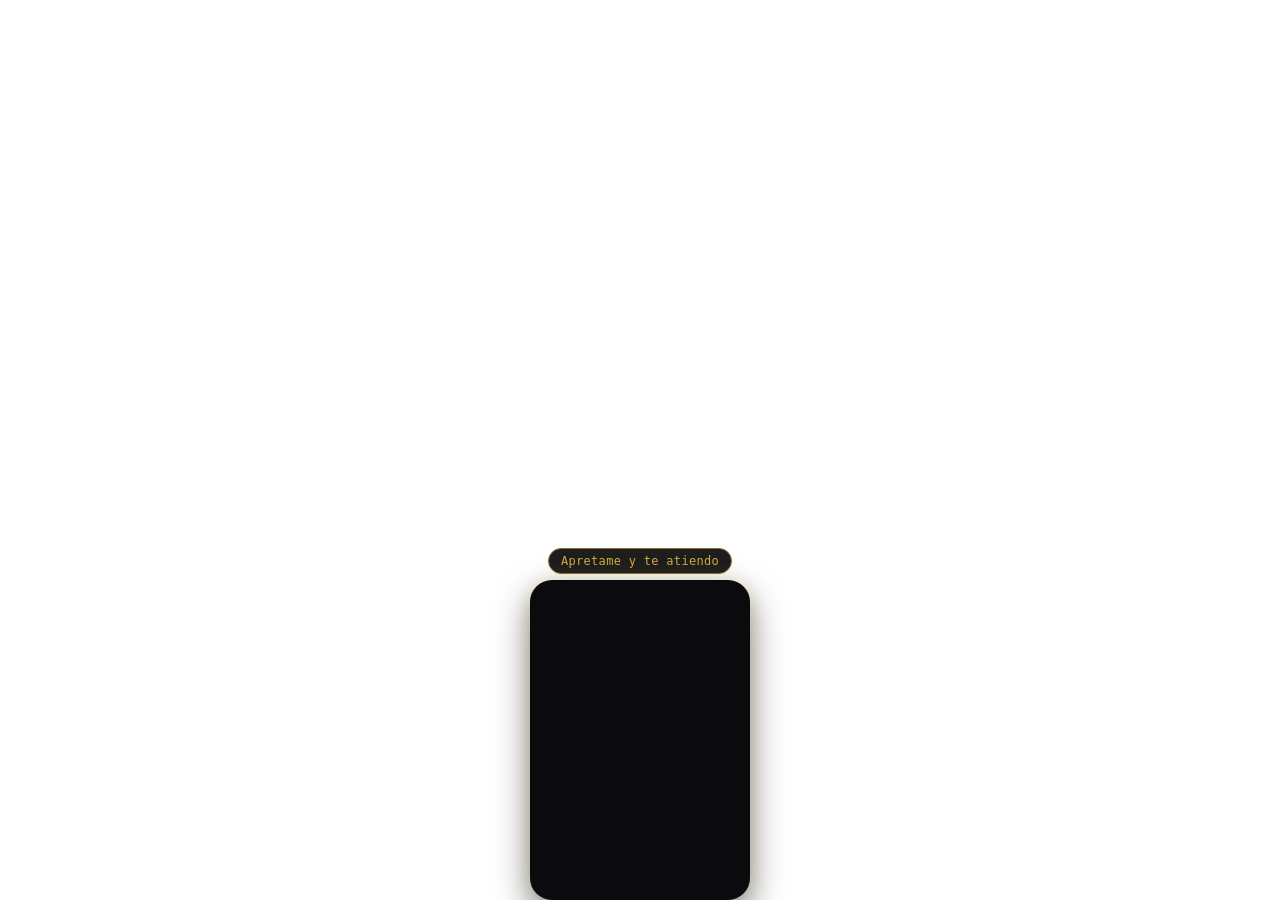
<file: widget.html>
<!doctype html>
<html lang="es">
  <head>
    <meta charset="utf-8" />
    <meta name="viewport" content="width=device-width, initial-scale=1" />
    <title>Quantum Asistente</title>
    <script type="module" crossorigin src="/assets/widget-fVSbZIdu.js"></script>
    <link rel="stylesheet" crossorigin href="/assets/widget-DVtJsbmg.css">
  </head>
  <body>
    <div id="root">
      <div id="orbe" class="orbe" data-estado="dormido">
        <div class="orbe__cabecera">
          <button id="esfera" class="orbe__esfera" title="Tocame y te atiendo" aria-label="Abrir el asistente">
            <img id="logo" class="orbe__logo" src="/assets/quantumhive-logo-BIjWZ07N.png" alt="QuantumHive" draggable="false" />
            <video
              id="avatar"
              class="orbe__avatar"
              muted
              playsinline
              preload="auto"
              aria-label="Avatar de QuantumHive"
            ></video>
            <!-- El halo: respira, irradia energia y tira chispas. Portado de
                 QUANTUM-ASISTENTE-, donde solo aparecia mirando la pantalla;
                 aca esta siempre, es lo que invita a tocar el orbe. -->
            <span class="orbe__vida" aria-hidden="true">
              <!-- Ondas: nacen pegadas al logo y se expanden hacia afuera
                   desvaneciendose. Escalonadas, la emision es continua. -->
              <span class="orbe__onda" style="--i: 0"></span>
              <span class="orbe__onda" style="--i: 1"></span>
              <span class="orbe__onda" style="--i: 2"></span>
              <!-- Resplandor pegado al borde del logo, girando despacio:
                   es de donde "sale" la energia. -->
              <span class="orbe__vida-aro orbe__vida-aro--energia"></span>
              <span class="orbe__chispa" style="--i: 0"></span>
              <span class="orbe__chispa" style="--i: 1"></span>
              <span class="orbe__chispa" style="--i: 2"></span>
              <span class="orbe__chispa" style="--i: 3"></span>
              <span class="orbe__chispa" style="--i: 4"></span>
              <span class="orbe__chispa" style="--i: 5"></span>
            </span>
          </button>

          <button type="button" id="invitacion" class="orbe__invitacion">Tocame y te atiendo</button>
          <span class="orbe__titulo">Quantum Asistente</span>

          <div class="orbe__acciones">
            <button id="mic" class="orbe__mic" data-on="false" title="Prender micrófono">
              <span class="orbe__mic-punto" aria-hidden="true"></span>
              <span id="mic-texto">Micrófono OFF</span>
            </button>
            <button id="freno" class="orbe__boton orbe__boton--freno" data-on="false" title="Cortar">■</button>
          </div>
        </div>

        <div class="orbe__cuerpo">
          <div id="motores" class="orbe__motores" role="radiogroup" aria-label="Motor de conversación"></div>

          <button type="button" id="voces-resumen" class="orbe__fuentes-resumen" hidden>
            <span id="voces-resumen-texto" class="orbe__fuentes-resumen-texto">
              Elegí quién querés que te atienda
            </span>
            <span id="voces-resumen-flecha" class="orbe__fuentes-resumen-flecha">▾</span>
          </button>

          <div id="voces" class="orbe__voces" role="radiogroup" aria-label="Voz del asistente" hidden></div>

          <div id="aviso" class="orbe__aviso" hidden></div>

          <div id="registro" class="orbe__registro">
            <p class="orbe__vacio">
              Prendé el micrófono y hablame.
              <br />
              También podés escribir.
            </p>
          </div>

          <div class="orbe__escribir">
            <input id="borrador" placeholder="Escribí…" />
            <button id="enviar" aria-label="Enviar">↑</button>
          </div>

          <p class="orbe__marca-pie">
            Con tecnología de
            <a href="https://www.quantumhive.com.ar" target="_blank" rel="noopener">QuantumHive</a>
          </p>
        </div>
      </div>
    </div>
  </body>
</html>
</file>
<file: fabrica/assets/index-KAS_QYtT.css>
:root{color-scheme:dark;--ink: #05070b;--panel: rgba(13, 17, 23, .82);--panel-solid: #0d1117;--line: rgba(218, 174, 92, .34);--gold: #e3b45e;--gold-soft: #ffe3a1;--cyan: #52e7f2;--violet: #b65cff;--text: #f1eee6;--muted: #918f8b;--danger: #ff7a7a;--radius: 18px}*{box-sizing:border-box}html{scroll-behavior:smooth}body{min-width:320px;min-height:100vh;margin:0;overflow-x:hidden;background:radial-gradient(circle at 50% 42%,rgba(43,151,171,.14),transparent 30rem),linear-gradient(145deg,#05070a,#090c11 52%,#050609);color:var(--text);font-family:Inter,ui-sans-serif,system-ui,-apple-system,BlinkMacSystemFont,Segoe UI,sans-serif}button,input,textarea,select{font:inherit}button,a{-webkit-tap-highlight-color:transparent}.ambient{position:fixed;z-index:-2;width:40rem;height:40rem;border-radius:50%;filter:blur(100px);opacity:.1;pointer-events:none}.ambient--cyan{top:8rem;left:35%;background:var(--cyan)}.ambient--violet{right:-18rem;top:22rem;background:var(--violet)}.hex-field{position:fixed;top:0;right:0;bottom:0;left:0;z-index:-1;opacity:.16;pointer-events:none;background-image:linear-gradient(30deg,#191f27 12%,transparent 12.5%,transparent 87%,#191f27 87.5%,#191f27),linear-gradient(150deg,#191f27 12%,transparent 12.5%,transparent 87%,#191f27 87.5%,#191f27),linear-gradient(30deg,#191f27 12%,transparent 12.5%,transparent 87%,#191f27 87.5%,#191f27),linear-gradient(150deg,#191f27 12%,transparent 12.5%,transparent 87%,#191f27 87.5%,#191f27),linear-gradient(60deg,rgba(67,78,92,.4) 25%,transparent 25.5%,transparent 75%,rgba(67,78,92,.4) 75%);background-position:0 0,0 0,34px 59px,34px 59px,0 0;background-size:68px 118px;-webkit-mask-image:linear-gradient(to bottom,black,transparent 82%);mask-image:linear-gradient(to bottom,black,transparent 82%)}.topbar{position:sticky;top:0;z-index:20;min-height:78px;display:grid;grid-template-columns:1fr auto 1fr;align-items:center;gap:1.5rem;padding:.8rem clamp(1rem,3vw,3rem);background:#05070bd4;border-bottom:1px solid rgba(227,180,94,.2);-webkit-backdrop-filter:blur(18px);backdrop-filter:blur(18px)}.brand{width:fit-content;display:flex;align-items:center;gap:.8rem;color:inherit;text-decoration:none}.brand strong{display:block;font-family:Georgia,Times New Roman,serif;font-size:clamp(1rem,2vw,1.45rem);letter-spacing:.16em;color:var(--gold-soft);text-shadow:0 0 24px rgba(227,180,94,.25)}.brand small{display:block;margin-top:.12rem;color:var(--muted);font-size:.62rem;letter-spacing:.22em;text-transform:uppercase}.hive-mark{position:relative;width:43px;height:43px;flex:0 0 auto}.hive-mark i{position:absolute;width:15px;height:13px;border:1.5px solid var(--gold);clip-path:polygon(25% 0,75% 0,100% 50%,75% 100%,25% 100%,0 50%);filter:drop-shadow(0 0 4px rgba(227,180,94,.55))}.hive-mark i:nth-child(1){left:14px;top:0}.hive-mark i:nth-child(2){left:1px;top:8px}.hive-mark i:nth-child(3){left:27px;top:8px}.hive-mark i:nth-child(4){left:14px;top:15px}.hive-mark i:nth-child(5){left:1px;top:23px}.hive-mark i:nth-child(6){left:27px;top:23px}.hive-mark i:nth-child(7){left:14px;top:30px}.topbar__center{display:flex;align-items:center;gap:.75rem;padding:.55rem .9rem;border:1px solid rgba(255,255,255,.08);border-radius:999px;background:#ffffff06;font-size:.78rem}.batch,.module-number{color:var(--gold);font-size:.62rem;font-weight:800;letter-spacing:.16em}.live-dot{color:#91dcb7;font-size:.66rem}.live-dot:before{content:"";display:inline-block;width:6px;height:6px;margin-right:.35rem;border-radius:50%;background:#61df9f;box-shadow:0 0 10px #61df9f}.ghost-button,.primary-button,.secondary-button{border-radius:10px;cursor:pointer;font-weight:750;letter-spacing:.02em;text-decoration:none;transition:transform .18s ease,border-color .18s ease,box-shadow .18s ease,opacity .18s ease}.ghost-button{justify-self:end;padding:.65rem 1rem;border:1px solid var(--line);background:transparent;color:var(--gold-soft)}.ghost-button:hover,.secondary-button:hover{border-color:var(--gold);transform:translateY(-1px)}.process-nav{position:relative;z-index:5;display:flex;justify-content:center;gap:clamp(.8rem,5vw,5rem);padding:.75rem 1rem;border-bottom:1px solid rgba(255,255,255,.045);background:#07090dcc}.process-nav a{display:flex;align-items:center;gap:.45rem;color:#8f9298;font-size:.7rem;font-weight:700;letter-spacing:.09em;text-decoration:none;text-transform:uppercase}.process-nav a:hover{color:var(--gold-soft)}.process-nav span{color:var(--gold);font-family:ui-monospace,monospace}.factory-shell{width:min(1560px,100%);display:grid;grid-template-columns:minmax(250px,.85fr) minmax(380px,1.35fr) minmax(250px,.85fr);align-items:start;gap:clamp(1rem,2vw,2rem);margin:0 auto;padding:clamp(1.2rem,3vw,3rem)}.control-column{display:grid;gap:1.25rem;padding-top:3.5rem}.glass-card{position:relative;overflow:hidden;padding:1.05rem;border:1px solid var(--line);border-radius:var(--radius);background:linear-gradient(145deg,#161b22e0,#090c11e6);box-shadow:0 18px 55px #00000052,inset 0 1px #ffffff09;-webkit-backdrop-filter:blur(16px);backdrop-filter:blur(16px)}.glass-card:before{content:"";position:absolute;inset:0 0 auto;height:1px;background:linear-gradient(90deg,transparent,var(--gold),transparent);opacity:.65}.card-heading{display:grid;grid-template-columns:1fr auto;align-items:center;gap:.18rem .75rem;margin-bottom:1rem;padding-bottom:.7rem;border-bottom:1px solid rgba(255,255,255,.07)}.card-heading .module-number{grid-column:1 / -1}.card-heading h2{margin:0;color:var(--gold-soft);font-family:Georgia,serif;font-size:1.12rem}.card-status{color:#b5a481;font-size:.58rem;letter-spacing:.12em;text-transform:uppercase}.card-status--cyan{color:var(--cyan)}.field-label{display:grid;gap:.4rem;margin-top:.8rem;color:#b9b6ae;font-size:.68rem;font-weight:750;letter-spacing:.075em;text-transform:uppercase}input,textarea,select{width:100%;border:1px solid rgba(255,255,255,.1);border-radius:9px;outline:none;background:#00000052;color:var(--text);font-size:.82rem;line-height:1.45;text-transform:none;letter-spacing:normal;transition:border-color .16s ease,box-shadow .16s ease}input,select{min-height:42px;padding:0 .75rem}textarea{min-height:76px;padding:.65rem .75rem;resize:vertical}input:focus,textarea:focus,select:focus{border-color:#52e7f2b3;box-shadow:0 0 0 3px #52e7f214}.logo-loader{display:grid;grid-template-columns:58px 1fr;gap:.75rem;align-items:center;margin-top:1rem;padding:.7rem;border:1px solid rgba(227,180,94,.2);border-radius:11px;background:#e3b45e09}.logo-loader__preview{width:58px;aspect-ratio:1;display:grid;place-items:center;overflow:hidden;border:1px solid rgba(82,231,242,.38);border-radius:50%;background:radial-gradient(circle,#52e7f226,#080d12 70%);box-shadow:0 0 18px #52e7f21f}.logo-loader__preview img{width:72%;height:72%;object-fit:contain}.logo-loader__preview span{color:var(--gold-soft);font:700 .78rem ui-monospace,monospace;letter-spacing:.08em}.logo-loader strong{display:block;color:#d6d1c5;font-size:.7rem}.logo-loader small{display:block;margin:.2rem 0 .5rem;color:#777d84;font-size:.58rem;line-height:1.4}.logo-loader__button,.text-button{display:inline-flex;align-items:center;min-height:29px;padding:.3rem .55rem;border:1px solid rgba(82,231,242,.28);border-radius:7px;background:#52e7f20f;color:#a9dfe3;font-size:.58rem;cursor:pointer}.text-button{margin-left:.35rem;border-color:transparent;background:transparent;color:#a58d75}.range-control{position:relative;display:grid;gap:.45rem;margin:1rem 0}.range-control>span{display:flex;justify-content:space-between;color:#cfcbc1;font-size:.75rem}.range-control output{color:var(--gold);font-family:ui-monospace,monospace}.range-control input{min-height:16px;height:16px;padding:0;-webkit-appearance:none;-moz-appearance:none;appearance:none;border:0;background:transparent;cursor:pointer}.range-control input::-webkit-slider-runnable-track{height:2px;background:#ffffff21}.range-control input::-webkit-slider-thumb{width:13px;height:13px;margin-top:-5.5px;-webkit-appearance:none;-moz-appearance:none;appearance:none;border:2px solid #2c2414;border-radius:50%;background:var(--gold-soft);box-shadow:0 0 13px var(--gold)}.range-control>i{position:absolute;left:0;bottom:7px;width:var(--fill);height:2px;pointer-events:none;background:linear-gradient(90deg,#8f6b2f,var(--gold-soft))}.microcopy{margin:.9rem 0 0;color:#777b82;font-size:.68rem;line-height:1.55}.limits-details{margin-top:.85rem;border-top:1px solid rgba(255,255,255,.07);padding-top:.75rem}.limits-details summary{color:var(--gold-soft);font-size:.7rem;cursor:pointer}.limits-details textarea{margin-top:.6rem}.core-column{min-width:0;display:flex;flex-direction:column;align-items:center;text-align:center}.core-label{width:100%;display:flex;align-items:center;gap:.75rem;margin-bottom:.85rem;color:var(--gold);font-size:.61rem;font-weight:800;letter-spacing:.2em}.core-label span{height:1px;flex:1;background:linear-gradient(90deg,transparent,var(--line))}.core-label span:last-child{background:linear-gradient(90deg,var(--line),transparent)}.agent-vat{--completion: 100%;--brand-primary: var(--cyan);--brand-secondary: var(--violet);position:relative;width:min(100%,470px);height:clamp(430px,55vw,620px);display:grid;place-items:center;isolation:isolate;border:1px solid rgba(227,180,94,.45);border-radius:44% 44% 18% 18%/17% 17% 12% 12%;background:linear-gradient(to top,rgba(58,221,235,.16) 0 var(--completion),transparent var(--completion)),radial-gradient(circle at 50% 48%,rgba(82,231,242,.16),transparent 48%),linear-gradient(90deg,rgba(255,255,255,.03),transparent 20% 80%,rgba(255,255,255,.03));box-shadow:inset 0 0 55px #52e7f214,0 0 0 7px #10141a,0 0 0 9px #e3b45e52,0 35px 85px #0000008c}.agent-vat:before,.agent-vat:after{content:"";position:absolute;z-index:-1;width:36%;height:55%;top:27%;border-top:1px solid rgba(82,231,242,.45);border-bottom:1px solid rgba(182,92,255,.32);filter:drop-shadow(0 0 7px rgba(82,231,242,.45))}.agent-vat:before{right:94%;transform:perspective(160px) rotateY(-42deg)}.agent-vat:after{left:94%;transform:perspective(160px) rotateY(42deg)}.vat-cap{position:absolute;top:-14px;left:13%;right:13%;height:52px;z-index:8;border:1px solid #72562c;border-radius:50% 50% 14px 14px;background:linear-gradient(#252c33,#080b0f 62%,#2c2112);box-shadow:0 8px 18px #0000008c}.vat-cap i{position:absolute;bottom:9px;width:20%;height:4px;border-radius:2px;background:linear-gradient(90deg,transparent,var(--gold),transparent)}.vat-cap i:nth-child(1){left:12%}.vat-cap i:nth-child(2){left:40%}.vat-cap i:nth-child(3){right:12%}.vat-glass{position:absolute;top:16px;right:16px;bottom:16px;left:16px;z-index:7;pointer-events:none;border-radius:inherit;border-left:2px solid rgba(255,255,255,.13);border-right:1px solid rgba(82,231,242,.13);background:linear-gradient(105deg,rgba(255,255,255,.04),transparent 27% 72%,rgba(255,255,255,.025))}.energy-ring{position:absolute;z-index:-1;border:1px solid rgba(82,231,242,.45);border-radius:50%;box-shadow:0 0 18px #52e7f233,inset 0 0 22px #b65cff1f;animation:pulse-ring 4s ease-in-out infinite}.energy-ring--one{width:78%;aspect-ratio:1}.energy-ring--two{width:63%;aspect-ratio:1;border-color:#b65cff80;animation-delay:-1.3s}.energy-ring--three{width:48%;aspect-ratio:1;border-style:dashed;animation:spin 16s linear infinite}.brand-orb{position:absolute;z-index:4;width:68%;aspect-ratio:1;display:grid;place-items:center;border-radius:50%;filter:drop-shadow(0 0 22px color-mix(in srgb,var(--brand-primary),transparent 58%))}.brand-orb:before,.brand-orb:after{content:"";position:absolute;top:5%;right:5%;bottom:5%;left:5%;border:1px solid rgba(227,180,94,.5);border-radius:50%;box-shadow:0 0 24px #e3b45e2e,inset 0 0 28px #52e7f21c}.brand-orb:after{top:14%;right:14%;bottom:14%;left:14%;border-color:var(--brand-primary);border-style:dashed;animation:spin 19s linear infinite reverse;opacity:.68}.brand-orb__halo{position:absolute;top:20%;right:20%;bottom:20%;left:20%;border-radius:50%;background:conic-gradient(from 40deg,var(--brand-primary),var(--brand-secondary),var(--gold),var(--brand-primary));filter:blur(12px);opacity:.56;animation:pulse-ring 3.8s ease-in-out infinite}.brand-orb__logo{position:relative;z-index:2;width:56%;aspect-ratio:1;display:grid;place-items:center;overflow:hidden;border:1px solid rgba(255,255,255,.2);border-radius:50%;background:radial-gradient(circle at 35% 30%,#ffffff24,#081015f5 67%);box-shadow:inset 0 0 30px #52e7f233,0 0 35px #52e7f247}.brand-orb__logo img{width:72%;height:72%;object-fit:contain;filter:drop-shadow(0 3px 8px rgba(0,0,0,.5))}.brand-orb__logo span{color:var(--gold-soft);font:700 clamp(1.6rem,5vw,3.4rem) ui-monospace,monospace;letter-spacing:.08em;text-shadow:0 0 16px rgba(227,180,94,.5)}.brand-orb>small{position:absolute;z-index:3;bottom:14%;padding:.28rem .55rem;border:1px solid rgba(82,231,242,.25);border-radius:99px;background:#040e12d1;color:#8fd6db;font:700 .48rem ui-monospace,monospace;letter-spacing:.15em}.agent-vat.has-brand-logo .brand-orb__logo{background:radial-gradient(circle at 35% 30%,#ffffff2e,#050d11eb 72%)}.agent-vat[data-audio=hablando] .brand-orb{animation:orb-speaking .7s ease-in-out infinite alternate}.agent-vat[data-audio=escuchando] .brand-orb:before{animation:pulse-ring 1.8s ease-in-out infinite}.android{position:absolute;z-index:3;top:19%;width:60%;height:68%;filter:drop-shadow(0 0 24px rgba(82,231,242,.2))}.android__head{position:relative;width:47%;height:31%;margin:0 auto}.android__brow{position:absolute;top:-7%;right:5%;bottom:61%;left:5%;z-index:2;border-radius:55% 55% 30% 30%;background:linear-gradient(135deg,#f3f7f7,#7f949c 65%,#344650);clip-path:polygon(8% 16%,30% 0,70% 0,92% 16%,100% 48%,83% 42%,68% 64%,50% 47%,32% 64%,17% 42%,0 48%)}.android__face{position:absolute;top:14%;right:11%;bottom:0;left:11%;border-radius:45% 45% 52% 52%;background:linear-gradient(120deg,#d9e4e5,#8fa6ac 46%,#c7d4d4 72%,#637982);box-shadow:inset 8px 0 15px #ffffff38,inset -7px -6px 15px #12252d59}.eye{position:absolute;top:40%;width:18%;height:6%;border-radius:50%;background:#0e2930;box-shadow:0 0 8px var(--cyan)}.eye--left{left:18%}.eye--right{right:18%}.nose{position:absolute;top:46%;left:47%;width:6%;height:20%;border-right:1px solid rgba(31,53,60,.55);transform:skew(-8deg)}.mouth{position:absolute;left:35%;right:35%;bottom:19%;height:3%;border-radius:50%;background:#52676d}.android__ear{position:absolute;top:36%;width:12%;height:37%;border:2px solid #6e858b;background:#21343b}.android__ear--left{left:1%;border-radius:9px 2px 2px 9px}.android__ear--right{right:1%;border-radius:2px 9px 9px 2px}.android__neck{width:19%;height:10%;margin:-1px auto;border-left:8px solid #738990;border-right:8px solid #546a72;background:repeating-linear-gradient(#202f35 0,#202f35 4px,#7f969c 5px,#7f969c 7px)}.android__torso{position:relative;width:82%;height:57%;margin:-2px auto;border-radius:48% 48% 15% 15%/20% 20% 35% 35%;background:linear-gradient(125deg,#b9c9ca 0,#b9c9ca 12%,#4c656c 28%,#9db1b4 48%,#304b54 72%,#8ca0a4);clip-path:polygon(12% 0,40% 8%,50% 22%,60% 8%,88% 0,100% 22%,88% 100%,12% 100%,0 22%);box-shadow:inset 12px 0 18px #ffffff1f,inset -14px -8px 24px #04171d61}.android__torso:before{content:"";position:absolute;left:36%;top:13%;width:28%;aspect-ratio:1;border:2px solid var(--gold);border-radius:50%;background:radial-gradient(circle,var(--gold-soft) 0 8%,var(--cyan) 9% 19%,#152c34 21% 43%,transparent 45%);box-shadow:0 0 20px var(--cyan)}.android__torso i{position:absolute;top:40%;bottom:10%;width:1px;background:linear-gradient(transparent,rgba(227,180,94,.65),transparent)}.android__torso i:nth-child(1){left:34%;transform:rotate(11deg)}.android__torso i:nth-child(2){left:50%}.android__torso i:nth-child(3){right:34%;transform:rotate(-11deg)}.scan-line{position:absolute;z-index:9;left:8%;right:8%;top:20%;height:1px;background:linear-gradient(90deg,transparent,rgba(82,231,242,.8),transparent);box-shadow:0 0 12px var(--cyan);animation:scan 4.8s ease-in-out infinite}.vat-base{position:absolute;z-index:10;left:-6%;right:-6%;bottom:-28px;height:78px;display:grid;place-items:center;border:1px solid #72562c;border-radius:20px 20px 46% 46%/18px 18px 38% 38%;background:linear-gradient(#222930,#080b0f 48%,#17110a);box-shadow:0 18px 30px #0009,inset 0 1px #ffffff14}.core-readout{min-width:122px;padding:.4rem .8rem;border:1px solid rgba(82,231,242,.5);border-radius:6px;background:#071419;box-shadow:inset 0 0 14px #52e7f221,0 0 10px #52e7f21f}.core-readout span{display:block;color:var(--cyan);font:800 1rem ui-monospace,monospace;text-shadow:0 0 8px var(--cyan)}.core-readout small{display:block;color:#79aab0;font-size:.5rem;letter-spacing:.14em}body[data-connected=true] .agent-vat{box-shadow:inset 0 0 65px #52e7f221,0 0 0 7px #10141a,0 0 0 9px #e3b45e73,0 0 55px #52e7f21f,0 35px 85px #0000008c}.agent-vat[data-voice=openai] .energy-ring{border-color:#ffb64699}.agent-vat[data-voice=gemini] .energy-ring{border-color:#b65cff99}.agent-nameplate{width:min(100%,560px);margin-top:3.2rem}.agent-nameplate small{color:var(--gold);font-size:.6rem;letter-spacing:.2em}.agent-nameplate h1{margin:.3rem 0;font:500 clamp(1.7rem,4vw,2.7rem) Georgia,serif;color:var(--gold-soft)}.agent-nameplate p{min-height:2.8em;margin:0 auto;color:#9b9da2;font-size:.78rem;line-height:1.55}.core-actions{display:flex;flex-wrap:wrap;justify-content:center;gap:.65rem;margin-top:1.1rem}.primary-button,.secondary-button{min-height:43px;display:inline-flex;align-items:center;justify-content:center;gap:.45rem;padding:.7rem 1rem}.primary-button{border:1px solid #c8943a;background:linear-gradient(135deg,#ffdf96,#b27626 72%);color:#171006;box-shadow:inset 0 1px #ffffff80,0 8px 24px #c58b3029}.primary-button:hover{transform:translateY(-1px);box-shadow:inset 0 1px #ffffff80,0 10px 30px #e3b45e42}.primary-button:disabled{cursor:wait;opacity:.6}.secondary-button{border:1px solid rgba(255,255,255,.13);background:#ffffff06;color:#d5d2ca}.system-message{max-width:520px;min-height:2.6em;margin:.75rem 0 0;color:#73777f;font-size:.66rem;line-height:1.5}.waveform{height:58px;display:flex;align-items:center;justify-content:space-between;gap:2px;margin:.35rem 0 .8rem}.waveform i{width:2px;height:var(--wave);border-radius:2px;background:linear-gradient(var(--gold-soft),#8e6428);box-shadow:0 0 6px #e3b45e4d;animation:wave 1.7s ease-in-out infinite alternate;animation-delay:calc(var(--wave) * -12ms)}.voice-meta{display:flex;justify-content:space-between;margin-top:.75rem;color:#8f9298;font-size:.65rem}.voice-meta strong{color:#77d7aa;font-size:.57rem;letter-spacing:.12em}.voice-catalog{max-height:152px;display:grid;grid-template-columns:repeat(2,minmax(0,1fr));gap:.35rem;margin-top:.7rem;overflow:auto;scrollbar-color:#3a2d1c transparent}.voice-chip{min-width:0;display:grid;gap:.1rem;padding:.48rem .55rem;border:1px solid rgba(255,255,255,.09);border-radius:8px;background:#ffffff06;color:#b9bbc0;text-align:left;cursor:pointer}.voice-chip:hover,.voice-chip.is-selected{border-color:#e3b45e8c;background:#e3b45e13;color:var(--gold-soft)}.voice-chip span{overflow:hidden;text-overflow:ellipsis;white-space:nowrap;font-size:.65rem}.voice-chip small{color:#777e85;font-size:.49rem;letter-spacing:.04em}.voice-loading{grid-column:1/-1;padding:.75rem;color:#7d838a;font-size:.62rem;text-align:center}.voice-loading.is-error{color:#e89b9b}.voice-live-button{width:100%;min-height:39px;display:flex;align-items:center;justify-content:center;gap:.45rem;margin-top:.65rem;border:1px solid rgba(82,231,242,.4);border-radius:9px;background:#52e7f212;color:#9ee8ed;font-size:.65rem;cursor:pointer}.voice-live-button span{width:7px;aspect-ratio:1;border-radius:50%;background:#79d8ad;box-shadow:0 0 8px #79d8ad}.voice-live-button.is-live{border-color:#ff76766b;background:#ff5c5c12;color:#ffb4b4}.voice-live-button.is-live span{background:#f77;box-shadow:0 0 8px #f77}.voice-message{min-height:2.6em;margin:.55rem 0 0;color:#747b82;font-size:.57rem;line-height:1.45}.test-console,.onboarding-console,.whatsapp-console{grid-column:1 / -1;display:grid;grid-template-columns:.7fr 1.3fr;gap:1.5rem;margin-top:1.5rem;padding:clamp(1rem,2vw,1.5rem);border:1px solid rgba(82,231,242,.24);border-radius:var(--radius);background:linear-gradient(110deg,#0a1015f0,#0d0b13e8);box-shadow:0 25px 60px #0000005c,inset 0 1px #ffffff08}.onboarding-console{border-color:#b65cff47;background:linear-gradient(110deg,#0d0a14f2,#071115eb)}.onboarding-console .chat-machine{border-color:#b65cff30}.interview-meter{height:7px;margin-top:1rem;overflow:hidden;border:1px solid rgba(255,255,255,.09);border-radius:10px;background:#070a0e}.interview-meter i{display:block;width:var(--progress);height:100%;border-radius:inherit;background:linear-gradient(90deg,var(--violet),var(--cyan));box-shadow:0 0 14px #52e7f28c;transition:width .35s ease}.interview-percent{display:block;margin-top:.45rem;color:#8e93a0;font:700 .58rem ui-monospace,monospace;letter-spacing:.1em}.autoguide-actions{display:flex;flex-wrap:wrap;gap:.55rem;margin-top:1.1rem}.autoguide-actions button:disabled{cursor:not-allowed;filter:saturate(.2);opacity:.42}.research-box{display:grid;gap:.55rem;margin-top:1rem;padding:.75rem;border:1px solid rgba(182,92,255,.2);border-radius:11px;background:#04070c6b}.research-box>strong{color:var(--gold-soft);font-size:.72rem}.research-grid{display:grid;grid-template-columns:repeat(2,minmax(0,1fr));gap:.45rem}.research-grid input{min-width:0;padding:.58rem .62rem;border:1px solid rgba(255,255,255,.1);border-radius:8px;background:#0b1017;color:#d5d8da;font-size:.66rem}.research-box .secondary-button{width:100%}.research-box>small{min-height:2.5em;color:#737b84;font-size:.57rem;line-height:1.45}.research-review{margin-top:.25rem;padding:.7rem;border:1px solid rgba(82,231,242,.17);border-radius:10px;background:#050e1299}.research-review summary{cursor:pointer;color:#b7e7e9;font-size:.68rem;font-weight:750}.research-review>p{margin:.65rem 0;color:#7f878e;font-size:.6rem;line-height:1.5}.research-review label{display:grid;gap:.28rem;margin-top:.55rem;color:#a9afb3;font-size:.61rem;font-weight:700}.research-review textarea{width:100%;padding:.58rem .62rem;border:1px solid rgba(255,255,255,.1);border-radius:8px;background:#0b1017;color:#d5d8da;font-size:.66rem}.research-review .secondary-button{margin-top:.7rem}.research-review>small{display:block;min-height:1.2em;margin-top:.5rem;color:#7f878e;font-size:.57rem;line-height:1.45}.onboarding-console:has(.research-review[open]){grid-template-columns:minmax(0,1.25fr) minmax(320px,.75fr);align-items:start}.whatsapp-console{grid-template-columns:.8fr 1.2fr;border-color:#4ad68d47;background:linear-gradient(110deg,#06120ff0,#0a0d12f0)}.whatsapp-console__copy{align-self:center;padding:1rem}.whatsapp-console__copy h2{margin:.4rem 0;font:500 clamp(1.45rem,3vw,2.15rem) Georgia,serif;color:var(--gold-soft)}.whatsapp-console__copy p{max-width:36rem;color:#858991;font-size:.78rem;line-height:1.6}.whatsapp-form{padding:1rem;border:1px solid rgba(255,255,255,.08);border-radius:13px;background:#02070794}.readiness{display:flex;flex-wrap:wrap;gap:.4rem;margin-top:1rem}.readiness span{padding:.42rem .58rem;border:1px solid rgba(255,122,122,.22);border-radius:99px;color:#b98282;background:#ff5a5a0b;font-size:.58rem}.readiness span:before{content:"○";margin-right:.34rem}.readiness span.is-ready{border-color:#4ad68d4d;color:#75d4a5;background:#4ad68d0f}.readiness span.is-ready:before{content:"●"}.test-console__copy{align-self:center;padding:1rem}.test-console__copy h2{margin:.4rem 0;font:500 clamp(1.45rem,3vw,2.15rem) Georgia,serif;color:var(--gold-soft)}.test-console__copy p{max-width:34rem;color:#858991;font-size:.78rem;line-height:1.6}.brain-path{display:flex;align-items:center;gap:.45rem;margin-top:1.2rem;color:var(--cyan);font:700 .56rem ui-monospace,monospace;letter-spacing:.13em}.brain-path i{width:34px;height:1px;background:linear-gradient(90deg,var(--cyan),var(--violet));box-shadow:0 0 6px var(--cyan)}.chat-machine{min-width:0;overflow:hidden;border:1px solid rgba(255,255,255,.09);border-radius:13px;background:#020508b3}.chat-log{height:280px;overflow:auto;display:flex;flex-direction:column;gap:.65rem;padding:1rem;scrollbar-color:#253039 transparent}.chat-message{max-width:82%;padding:.65rem .8rem;border:1px solid rgba(255,255,255,.08);border-radius:10px;background:#121821;text-align:left}.chat-message--user{align-self:flex-end;border-color:#e3b45e40;background:#211b12}.chat-message small{color:var(--cyan);font-size:.5rem;letter-spacing:.13em}.chat-message--user small{color:var(--gold)}.chat-message p{margin:.25rem 0 0;color:#ccd0d2;font-size:.75rem;line-height:1.5}.chat-message.is-pending{opacity:.55}.chat-message.is-error{border-color:#ff7a7a59}.chat-message.is-error p{color:#ffb0b0}.chat-form{display:grid;grid-template-columns:1fr auto;gap:.5rem;padding:.7rem;border-top:1px solid rgba(255,255,255,.08)}.chat-form input{border:0;background:#0d1218}.chat-form button{width:43px;border:1px solid rgba(82,231,242,.5);border-radius:9px;background:#52e7f217;color:var(--cyan);cursor:pointer}.chat-form button:hover{background:#52e7f229}.machine-dialog{width:min(620px,calc(100% - 2rem));padding:1.5rem;border:1px solid rgba(227,180,94,.5);border-radius:16px;background:linear-gradient(145deg,#151a21,#090c11);color:var(--text);box-shadow:0 30px 100px #000,inset 0 1px #ffffff0d}.machine-dialog::backdrop{background:#000000c2;-webkit-backdrop-filter:blur(7px);backdrop-filter:blur(7px)}.machine-dialog h2{margin:.45rem 0;font:500 1.6rem Georgia,serif;color:var(--gold-soft)}.machine-dialog>p{color:#92969c;font-size:.77rem;line-height:1.55}.dialog-close{position:absolute;top:.65rem;right:.75rem;border:0;background:transparent;color:#8a8d92;font-size:1.5rem;cursor:pointer}.dialog-close:hover{color:#fff}.training-pieces{display:grid;gap:.5rem;margin:1rem 0}.training-piece{display:grid;grid-template-columns:auto 1fr auto;align-items:center;gap:.75rem;padding:.65rem;border:1px solid rgba(255,255,255,.075);border-radius:9px;background:#ffffff05}.training-piece>span{color:var(--gold);font:700 .65rem ui-monospace,monospace}.training-piece strong{display:block;font-size:.75rem}.training-piece small{display:block;margin-top:.16rem;color:#777c83;font-size:.58rem}.training-piece>i{color:#75d4a5;font-size:.51rem;font-style:normal;letter-spacing:.12em}.dialog-actions{display:flex;justify-content:flex-end;gap:.6rem;margin-top:1.2rem}.dialog-message{min-height:1.3em;margin-bottom:0!important;color:var(--gold-soft)!important}.login-dialog{width:min(450px,calc(100% - 2rem))}.login-form{display:grid;gap:.4rem}.login-form .primary-button{margin-top:.8rem}.footer-line{display:flex;justify-content:space-between;gap:1rem;padding:1rem clamp(1rem,3vw,3rem);border-top:1px solid rgba(227,180,94,.14);color:#656970;font-size:.55rem;letter-spacing:.13em}@keyframes pulse-ring{50%{transform:scale(1.06);opacity:.58}}@keyframes spin{to{transform:rotate(360deg)}}@keyframes scan{0%,to{top:20%;opacity:0}15%,85%{opacity:1}50%{top:76%}}@keyframes wave{to{transform:scaleY(.45);opacity:.55}}@keyframes orb-speaking{to{transform:scale(1.035);filter:drop-shadow(0 0 42px rgba(82,231,242,.48))}}@media(max-width:1080px){.factory-shell{grid-template-columns:minmax(260px,.9fr) minmax(390px,1.2fr)}.control-column--right{grid-column:1 / -1;grid-template-columns:.7fr 1.3fr;padding-top:0}.test-console,.onboarding-console,.whatsapp-console{grid-column:1 / -1}}@media(max-width:760px){.topbar{grid-template-columns:1fr auto;min-height:68px;padding:.65rem 1rem}.topbar__center{display:none}.brand strong{font-size:.9rem}.brand small{font-size:.5rem}.hive-mark{transform:scale(.82);transform-origin:left center}.ghost-button{padding:.55rem .7rem;font-size:.7rem}.process-nav{justify-content:flex-start;overflow-x:auto;gap:1.4rem;padding:.7rem 1rem}.process-nav a{white-space:nowrap;font-size:.6rem}.factory-shell{display:flex;flex-direction:column;padding:1rem}.core-column{order:-1;width:100%}.control-column{width:100%;padding-top:0}.control-column--right,.control-column--left{display:grid;grid-template-columns:1fr}.agent-vat{width:min(88vw,390px);height:min(116vw,515px);margin-top:.25rem}.agent-vat:before,.agent-vat:after{display:none}.agent-nameplate{margin-top:3rem}.agent-nameplate h1{font-size:1.85rem}.brand-orb{width:76%}.test-console,.onboarding-console,.whatsapp-console{grid-template-columns:1fr;padding:.8rem}.test-console__copy,.whatsapp-console__copy{padding:.45rem}.chat-log{height:330px}.dialog-actions{flex-direction:column-reverse}.dialog-actions>*{width:100%}.footer-line{flex-direction:column;align-items:center;text-align:center}}@media(max-width:420px){.agent-vat{height:450px;border-radius:42% 42% 18% 18%/14% 14% 10% 10%}.android{width:68%;top:21%}.core-actions{width:100%}.core-actions>*{width:100%}.glass-card{padding:.9rem}.chat-message{max-width:92%}.research-grid{grid-template-columns:1fr}}@media(prefers-reduced-motion:reduce){*,*:before,*:after{scroll-behavior:auto!important;animation:none!important;transition:none!important}}.scout{border-bottom:1px solid rgba(182,92,255,.18);background:linear-gradient(160deg,#08060ee6,#040a0edb)}.scout[hidden]{display:none}.scout__chrome{display:flex;align-items:center;gap:.3rem;padding:.5rem .7rem;border-bottom:1px solid rgba(255,255,255,.06)}.scout__chrome>i{width:7px;height:7px;border-radius:50%;background:#ffffff29}.scout__url{flex:1;margin-left:.5rem;padding:.2rem .55rem;border-radius:6px;background:#0006;color:var(--gold-soft);font-size:.6rem;white-space:nowrap;overflow:hidden;text-overflow:ellipsis}.scout__viewport{position:relative;height:150px;overflow:hidden;padding:.7rem .8rem}.scout__page{display:grid;gap:.4rem;opacity:.5}.scout__beam{position:absolute;inset:0 auto 0 -35%;width:35%;background:linear-gradient(90deg,transparent,rgba(82,231,242,.16),transparent);opacity:0;pointer-events:none}.scout__agent{position:absolute;top:.5rem;right:.6rem;color:var(--cyan);font-size:.95rem;opacity:0;text-shadow:0 0 12px rgba(82,231,242,.8)}.scout[data-estado=visitando] .scout__beam{opacity:1;animation:scout-barrido 1.7s linear infinite}.scout[data-estado=visitando] .scout__agent{opacity:1;animation:scout-latido 1.7s ease-in-out infinite}.scout[data-estado=visitando] .scout__page{opacity:.85}@keyframes scout-barrido{0%{transform:translate(0)}to{transform:translate(385%)}}@keyframes scout-latido{0%,to{transform:scale(1);opacity:.65}50%{transform:scale(1.35);opacity:1}}.sk{display:block;border-radius:4px;background:#ffffff17}.sk--barra{height:9px}.sk--titulo{height:11px;width:52%}.sk--linea{height:7px}.sk--corta{width:64%}.sk--portada{height:34px;border-radius:7px}.sk--avatar{width:34px;height:34px;border-radius:50%;flex:0 0 auto}.sk--bloque{height:30px;border-radius:6px}.sk-fila{display:grid;grid-template-columns:repeat(3,1fr);gap:.35rem}.sk-perfil{display:flex;align-items:center;gap:.5rem}.sk-datos{display:grid;gap:.3rem;flex:1}.sk-grilla{display:grid;grid-template-columns:repeat(3,1fr);gap:.25rem}.sk-grilla>i{height:28px;border-radius:4px;background:#ffffff12}.sk-mapa{display:grid;place-items:center;height:56px;border-radius:7px;background:#52e7f212}.sk-pin{color:var(--cyan);font-size:1.1rem}.scout__sources{display:grid;gap:.3rem;margin:0;padding:.55rem .7rem;list-style:none}.scout__summary{display:block;padding:0 .7rem .25rem;color:var(--gold-soft);font-size:.56rem}.scout-src{display:flex;align-items:center;gap:.5rem;padding:.32rem .5rem;border:1px solid rgba(255,255,255,.07);border-radius:8px;background:#00000047}.scout-src__icono{display:grid;place-items:center;width:19px;height:19px;border-radius:5px;background:#ffffff12;color:var(--muted);font-size:.6rem;flex:0 0 auto}.scout-src__texto{display:grid;min-width:0}.scout-src__texto>b{color:var(--text);font-size:.62rem;white-space:nowrap;overflow:hidden;text-overflow:ellipsis}.scout-src__texto>small{color:var(--muted);font-size:.54rem}.scout-src[data-estado=visitando]{border-color:#52e7f26b;background:#52e7f212}.scout-src[data-estado=visitando] .scout-src__icono{background:#52e7f233;color:var(--cyan)}.scout-src[data-estado=visitando] .scout-src__texto>small{color:var(--cyan)}.scout-src[data-estado=encontrado]{border-color:#e3b45e57}.scout-src[data-estado=encontrado] .scout-src__icono{background:#e3b45e2e;color:var(--gold)}.scout-src[data-estado=encontrado] .scout-src__texto>small{color:var(--gold-soft)}.scout-src[data-estado=sin-datos]{border-color:#ffffff24}.scout-src[data-estado=sin-datos] .scout-src__texto>small{color:#a3abb3}.scout-src[data-estado=pendiente]{border-style:dashed}.scout-src[data-estado=fallo]{border-color:#ff7a7a4d}.scout-src[data-estado=fallo] .scout-src__texto>small{color:var(--danger)}.scout__note{display:block;padding:0 .7rem .6rem;color:#737b84;font-size:.55rem;line-height:1.45}@media(prefers-reduced-motion:reduce){.scout__beam,.scout__agent{animation:none!important}}@media(max-width:620px){.scout__viewport{height:118px}}
</file>
<file: panel/assets/index-Cz7IkSQq.css>
@import"https://fonts.googleapis.com/css2?family=DM+Sans:wght@400;500;600;700&family=Manrope:wght@600;700;800&display=swap";:root{color-scheme:dark;font-family:DM Sans,system-ui,sans-serif;color:#f4f5fa;background:#090d18;font-synthesis:none;--bg: #090d18;--panel: rgba(18, 24, 40, .82);--panel-solid: #121828;--line: rgba(255, 255, 255, .09);--muted: #929bb0;--purple: #8b5cf6;--cyan: #22d3ee;--green: #4ade80;--orange: #fb923c}*{box-sizing:border-box}body{margin:0;min-width:320px;min-height:100vh;background:radial-gradient(circle at 75% -10%,#24204b 0,transparent 34%),var(--bg)}button,input,select,textarea{font:inherit}button{color:inherit}.login-shell{min-height:100vh;display:grid;grid-template-columns:1.05fr .95fr}.login-brand{padding:clamp(36px,7vw,96px);display:flex;flex-direction:column;justify-content:space-between;background:radial-gradient(circle at 20% 20%,rgba(139,92,246,.22),transparent 38%)}.brand{display:flex;align-items:center;gap:12px;font:800 20px Manrope,sans-serif;letter-spacing:-.04em}.brand-mark{width:36px;height:36px;display:grid;place-items:center;border-radius:12px;background:linear-gradient(135deg,var(--purple),var(--cyan));color:#07101a;font-weight:900}.login-copy h1{max-width:720px;margin:0 0 20px;font:800 clamp(42px,6vw,82px)/.98 "Manrope",sans-serif;letter-spacing:-.065em}.gradient-text{background:linear-gradient(100deg,#c4b5fd,#67e8f9);color:transparent;-webkit-background-clip:text;background-clip:text}.login-copy p{max-width:560px;color:#abb3c4;font-size:clamp(17px,2vw,21px);line-height:1.55}.login-side{display:grid;place-items:center;padding:28px;background:#04070e7a;border-left:1px solid var(--line)}.login-card{width:min(440px,100%);padding:36px;border-radius:26px;border:1px solid var(--line);background:#121828d9;box-shadow:0 32px 90px #00000059;-webkit-backdrop-filter:blur(18px);backdrop-filter:blur(18px)}.login-card h2{margin:0 0 8px;font:700 28px Manrope}.login-card>p{margin:0 0 28px;color:var(--muted)}.field{display:grid;gap:8px;margin:0 0 17px;color:#ccd1dc;font-size:14px;font-weight:600}.field input,.field select,.field textarea{width:100%;border:1px solid var(--line);border-radius:12px;background:#0d1321;color:#f8fafc;padding:13px 14px;outline:none}.field textarea{min-height:116px;resize:vertical}.field input:focus,.field select:focus,.field textarea:focus{border-color:var(--purple);box-shadow:0 0 0 3px #8b5cf624}.primary,.secondary,.ghost{border:0;border-radius:12px;padding:12px 17px;font-weight:700;cursor:pointer}.primary{background:linear-gradient(135deg,var(--purple),#6d5dfc);box-shadow:0 8px 24px #7c5cf642}.secondary{background:#ffffff12;border:1px solid var(--line)}.ghost{background:transparent;color:#b6bfd1}.full{width:100%}.divider{display:flex;align-items:center;gap:12px;color:#6f788e;font-size:12px;margin:20px 0}.divider:before,.divider:after{content:"";height:1px;background:var(--line);flex:1}.form-message{min-height:20px;margin:12px 0 0;color:#fda4af;font-size:13px}.app-shell{min-height:100vh;display:grid;grid-template-columns:250px minmax(0,1fr)}.sidebar{position:sticky;top:0;height:100vh;padding:24px 17px;border-right:1px solid var(--line);background:#070a13c2;-webkit-backdrop-filter:blur(20px);backdrop-filter:blur(20px);display:flex;flex-direction:column}.sidebar .brand{padding:4px 9px 28px}.nav{display:grid;gap:5px}.nav-button{display:flex;align-items:center;gap:12px;width:100%;border:0;background:transparent;border-radius:12px;padding:11px 13px;color:#8993a8;text-align:left;cursor:pointer}.nav-button:hover{background:#ffffff0a;color:#e8eaf0}.nav-button.active{background:linear-gradient(90deg,#8b5cf638,#22d3ee0d);color:#fff;box-shadow:inset 3px 0 var(--purple)}.nav-icon{width:22px;text-align:center;font-size:17px}.sidebar-footer{margin-top:auto;display:grid;gap:10px}.agent-mini{padding:13px;border:1px solid var(--line);border-radius:14px;background:#ffffff09}.agent-mini strong,.agent-mini span{display:block}.agent-mini span{color:var(--muted);font-size:12px;margin-top:3px}.status-dot{display:inline-block!important;width:7px;height:7px;border-radius:50%;background:var(--green);margin-right:6px}.main{min-width:0}.topbar{min-height:82px;padding:16px clamp(20px,4vw,48px);border-bottom:1px solid var(--line);display:flex;align-items:center;justify-content:space-between;gap:16px}.tenant-select{border:0;background:transparent;color:#fff;font-weight:700;font-size:16px;outline:none}.top-actions{display:flex;align-items:center;gap:10px}.avatar{width:38px;height:38px;border-radius:50%;display:grid;place-items:center;background:linear-gradient(135deg,#312e81,#155e75);font-weight:800}.content{padding:clamp(22px,4vw,48px);max-width:1480px;margin:0 auto}.page-head{display:flex;justify-content:space-between;align-items:flex-end;gap:20px;margin-bottom:28px}.eyebrow{color:#a78bfa;font-size:12px;text-transform:uppercase;letter-spacing:.14em;font-weight:800}h1{margin:7px 0 6px;font:800 clamp(28px,4vw,43px) "Manrope";letter-spacing:-.045em}.sub{color:var(--muted);margin:0}.demo-banner{display:flex;align-items:center;justify-content:space-between;gap:12px;padding:12px 15px;border-radius:12px;margin-bottom:22px;color:#fed7aa;background:#fb923c1a;border:1px solid rgba(251,146,60,.18);font-size:13px}.stats{display:grid;grid-template-columns:repeat(4,1fr);gap:14px}.card{border:1px solid var(--line);border-radius:18px;background:var(--panel);box-shadow:0 18px 48px #00000026}.stat{padding:20px;min-height:138px}.stat-label{color:var(--muted);font-size:13px}.stat-value{display:block;font:800 32px Manrope;letter-spacing:-.04em;margin:15px 0 5px}.trend{color:var(--green);font-size:12px}.grid-2{display:grid;grid-template-columns:1.5fr 1fr;gap:16px;margin-top:16px}.card-head{padding:20px 22px 0;display:flex;align-items:center;justify-content:space-between}.card-head h2{margin:0;font:700 17px Manrope}.chart{min-height:260px;padding:28px 22px 22px;display:flex;align-items:end;gap:12px}.bar-group{flex:1;height:190px;display:flex;align-items:end;gap:4px;border-bottom:1px solid var(--line)}.bar{flex:1;min-width:5px;border-radius:5px 5px 0 0;background:linear-gradient(180deg,var(--cyan),#3b82f6);opacity:.85}.bar.alt{background:linear-gradient(180deg,#a78bfa,#7c3aed)}.channel-list{padding:12px 22px 22px}.channel{display:grid;grid-template-columns:38px 1fr auto;gap:11px;align-items:center;padding:13px 0;border-bottom:1px solid var(--line)}.channel:last-child{border:0}.channel-icon{width:36px;height:36px;border-radius:11px;display:grid;place-items:center;background:#ffffff0f}.channel strong,.channel span{display:block}.channel span{color:var(--muted);font-size:12px;margin-top:2px}.pill{border:0;border-radius:999px;padding:5px 8px;font-size:11px;font-weight:700;background:#4ade801f;color:#86efac}.publish-button{cursor:pointer}.pill.pending{color:#c4b5fd;background:#8b5cf61f}.training-layout{display:grid;grid-template-columns:minmax(0,1fr) 380px;gap:18px}.knowledge-list{padding:8px}.knowledge-item{display:grid;grid-template-columns:44px 1fr auto;align-items:center;gap:12px;padding:14px;border-radius:13px;cursor:pointer}.knowledge-item:hover{background:#ffffff09}.knowledge-type{width:42px;height:42px;display:grid;place-items:center;border-radius:12px;background:#8b5cf61f;color:#c4b5fd}.knowledge-item strong,.knowledge-item small{display:block}.knowledge-item small{margin-top:4px;color:var(--muted)}.editor{padding:22px}.editor h2{margin:0 0 20px;font:700 20px Manrope}.button-row{display:flex;gap:10px;justify-content:flex-end}.empty{padding:48px 22px;text-align:center;color:var(--muted)}.chat-shell{min-height:560px;display:grid;grid-template-rows:1fr auto}.messages{padding:26px;display:grid;align-content:start;gap:14px}.message{max-width:min(620px,86%);padding:13px 15px;border-radius:15px;line-height:1.5;background:#ffffff0f}.message.me{justify-self:end;background:linear-gradient(135deg,#6d4bd8,#5b4acb)}.composer{display:flex;gap:10px;padding:16px;border-top:1px solid var(--line)}.composer input{flex:1;min-width:0;border:1px solid var(--line);border-radius:12px;padding:13px;color:#fff;background:#0d1321}.install-button[hidden],.mobile-nav{display:none}.mode-switch{display:inline-flex;gap:5px;padding:5px;margin:-4px 0 18px;border:1px solid var(--line);border-radius:14px;background:#ffffff09}.mode-button{border:0;border-radius:10px;padding:11px 16px;background:transparent;color:var(--muted);cursor:pointer;font-weight:700}.mode-button.active{color:#fff;background:linear-gradient(135deg,#8b5cf6e6,#6d5dfce6)}.coach-layout{display:grid;grid-template-columns:minmax(0,1.55fr) minmax(300px,.75fr);gap:18px}.coach-chat{min-height:600px;display:grid;grid-template-rows:auto 1fr auto;overflow:hidden}.coach-head{display:flex;align-items:center;gap:12px;padding:17px 20px;border-bottom:1px solid var(--line)}.coach-head strong,.coach-head small{display:block}.coach-head small{color:var(--muted);margin-top:3px}.agent-orb{width:40px;height:40px;display:grid;place-items:center;border-radius:50%;background:linear-gradient(135deg,var(--purple),var(--cyan));color:#07101a;font-weight:900}.changes-panel{display:flex;min-height:600px;flex-direction:column}.changes-panel .card-head{padding-bottom:14px;border-bottom:1px solid var(--line)}.changes-panel h2{margin-top:5px}.changes-list{padding:12px;display:grid;gap:8px}.change-item{display:flex;align-items:start;justify-content:space-between;gap:10px;padding:12px;border:1px solid rgba(139,92,246,.18);border-radius:12px;background:#8b5cf614;font-size:13px;line-height:1.45}.change-item .ghost{padding:0 3px;font-size:18px}.empty.compact{padding:24px 12px;font-size:13px}.apply-area{margin-top:auto;display:grid;gap:9px;padding:16px;border-top:1px solid var(--line)}.apply-area small{color:var(--muted);text-align:center;line-height:1.4}.primary:disabled,.secondary:disabled{opacity:.45;cursor:not-allowed}.activation-check{width:52px;height:52px;display:grid;place-items:center;margin-bottom:18px;border-radius:16px;color:#07101a;background:linear-gradient(135deg,var(--purple),var(--cyan));font-size:24px;font-weight:900}.security-copy{display:block;margin-top:18px;color:var(--muted);line-height:1.5;text-align:center}.table-card{overflow:hidden}.catalog-import-grid{display:grid;grid-template-columns:repeat(3,minmax(0,1fr));gap:14px;margin-bottom:16px}.import-card{display:grid;grid-template-columns:48px 1fr;grid-template-rows:1fr auto;gap:12px 14px;padding:19px;min-height:205px}.import-card h2{margin:1px 0 7px;font:700 17px Manrope}.import-card p{margin:0;color:var(--muted);font-size:13px;line-height:1.5}.import-card>.secondary,.import-card>.import-button{grid-column:1 / -1;align-self:end;text-align:center}.import-icon{width:46px;height:46px;display:grid;place-items:center;border-radius:14px;color:#c4b5fd;background:linear-gradient(135deg,#8b5cf633,#22d3ee1a);font-size:21px;font-weight:900}.import-button{cursor:pointer}.paste-catalog{margin-bottom:16px;padding:20px}.paste-catalog textarea{min-height:130px}.import-message{margin-bottom:16px;padding:13px 16px;border:1px solid rgba(34,211,238,.22);border-radius:12px;color:#a5f3fc;background:#22d3ee14;font-size:13px}.table-title{display:flex;align-items:center;justify-content:space-between;gap:16px;padding:20px 20px 12px}.table-title h2{margin:5px 0 0;font:700 19px Manrope}.table-scroll{overflow-x:auto}table{width:100%;border-collapse:collapse;min-width:760px}.catalog-table{min-width:1080px}th{color:var(--muted);font-size:12px;text-align:left;text-transform:uppercase;letter-spacing:.08em}th,td{padding:13px 14px;border-bottom:1px solid var(--line)}td input,td select{width:100%;border:1px solid transparent;border-radius:9px;padding:10px;color:#fff;background:transparent;outline:none}td input:hover,td select:hover,td input:focus,td select:focus{border-color:var(--line);background:#0d1321}.table-actions{display:flex;justify-content:space-between;align-items:center;gap:18px;padding:16px}.connections-grid{display:grid;grid-template-columns:repeat(3,minmax(0,1fr));gap:14px}.connection-card{display:grid;grid-template-rows:auto 1fr auto;gap:15px;padding:20px;min-height:245px}.connector-search{display:grid;grid-template-columns:auto 1fr auto;align-items:center;gap:12px;padding:9px 13px;margin-bottom:14px}.connector-search input{width:100%;border:0;outline:0;color:#fff;background:transparent;padding:10px 0;font-size:16px}.connector-search input::placeholder{color:#747e94}.search-icon{color:#a78bfa;font-size:25px}kbd{padding:5px 7px;border:1px solid var(--line);border-radius:7px;color:var(--muted);background:#ffffff0a;font:600 11px DM Sans}.category-chips{display:flex;gap:8px;margin-bottom:17px;overflow-x:auto;padding-bottom:3px;scrollbar-width:none}.category-chip{white-space:nowrap;border:1px solid var(--line);border-radius:999px;padding:8px 12px;color:var(--muted);background:#ffffff06;cursor:pointer}.category-chip.active{color:#fff;border-color:#8b5cf680;background:#8b5cf626}.catalog-summary{display:flex;align-items:center;justify-content:space-between;gap:12px;margin:4px 0 12px}.catalog-summary strong{font-size:14px}.connection-logo{width:48px;height:48px;display:grid;place-items:center;border-radius:14px;background:linear-gradient(135deg,#8b5cf633,#22d3ee1f);color:#c4b5fd;font-weight:900}.connector-top{display:flex;align-items:start;justify-content:space-between;gap:10px}.connector-kind{border:1px solid var(--line);border-radius:999px;padding:4px 7px;color:#aab3c7;font-size:10px;font-weight:800;letter-spacing:.06em;text-transform:uppercase}.connector-category{display:block;margin:-1px 0 8px;color:#a78bfa;font-size:11px;font-weight:700}.connected-button{border:1px solid rgba(74,222,128,.24);border-radius:12px;padding:12px 17px;color:#86efac;background:#4ade801a;cursor:pointer;font-weight:700}.connection-card h2,.custom-connection h2{margin:0 0 7px;font:700 18px Manrope}.connection-card p{margin:0;color:var(--muted);line-height:1.5;font-size:14px}.custom-connection{display:flex;align-items:center;justify-content:space-between;gap:24px;margin-top:16px;padding:22px}.catalog-empty{grid-column:1 / -1;border:1px dashed var(--line);border-radius:18px}.custom-mcp-panel{display:grid;grid-template-columns:.8fr 1.2fr;gap:32px;margin-top:16px;padding:24px}.custom-mcp-panel form{display:grid}.drawer-backdrop,.modal-backdrop{position:fixed;top:0;right:0;bottom:0;left:0;z-index:60;background:#02050cb3;-webkit-backdrop-filter:blur(7px);backdrop-filter:blur(7px)}.drawer-backdrop{display:flex;justify-content:flex-end}.help-drawer{width:min(460px,100%);height:100%;display:grid;grid-template-rows:auto auto 1fr auto;background:#0d1321;border-left:1px solid var(--line);box-shadow:-30px 0 80px #00000059}.help-head{display:flex;align-items:start;justify-content:space-between;gap:15px;padding:22px;border-bottom:1px solid var(--line)}.help-head h2{margin:5px 0 0;font:700 20px Manrope}.help-head .ghost,.connection-modal-head .ghost{padding:2px 7px;font-size:25px}.quick-help{display:flex;gap:8px;padding:14px 18px 0;overflow-x:auto}.quick-help button{white-space:nowrap;border:1px solid var(--line);border-radius:999px;padding:8px 11px;color:#c4b5fd;background:#8b5cf614;cursor:pointer}.help-messages{overflow-y:auto}.modal-backdrop{display:grid;place-items:center;padding:18px}.connection-modal{width:min(620px,100%);max-height:calc(100vh - 36px);overflow-y:auto;padding:24px}.connection-modal-head{display:grid;grid-template-columns:52px 1fr auto;align-items:center;gap:13px;padding-bottom:18px;border-bottom:1px solid var(--line)}.connection-modal-head h2{margin:4px 0 0;font:700 22px Manrope}.connection-explainer{padding:20px 0 14px}.connection-explainer strong{line-height:1.45}.connection-explainer p{margin:8px 0 0;color:var(--muted);line-height:1.55}.permission-list{display:grid;gap:9px;padding:16px;border:1px solid var(--line);border-radius:14px;background:#ffffff06}.permission-list label{display:flex;align-items:start;gap:9px;color:#d5d9e3;font-size:14px;line-height:1.4}.permission-list input{margin-top:3px;accent-color:var(--purple)}.modal-actions{display:flex;justify-content:flex-end;gap:9px;padding-top:18px}.connection-note{display:block;margin-top:12px;color:var(--muted);line-height:1.45}@media(max-width:1000px){.stats{grid-template-columns:repeat(2,1fr)}.training-layout,.grid-2,.coach-layout{grid-template-columns:1fr}.changes-panel{min-height:auto}.connections-grid{grid-template-columns:repeat(2,minmax(0,1fr))}.custom-mcp-panel{grid-template-columns:1fr}.catalog-import-grid{grid-template-columns:1fr 1fr}}@media(max-width:760px){.login-shell{grid-template-columns:1fr}.login-brand{min-height:38vh;padding:30px 24px}.login-brand>small{display:none}.login-copy h1{font-size:43px}.login-copy p{font-size:16px}.login-side{padding:20px 16px 32px;border:0}.login-card{padding:25px}.app-shell{display:block;padding-bottom:calc(74px + env(safe-area-inset-bottom))}.sidebar{display:none}.topbar{min-height:66px;padding:10px 16px;position:sticky;top:0;z-index:10;background:#090d18e6;-webkit-backdrop-filter:blur(18px);backdrop-filter:blur(18px)}.top-actions .ghost,.install-button{display:none}.content{padding:22px 16px}.page-head{align-items:start}.page-head .primary{padding:10px 12px}.stats{grid-template-columns:repeat(2,minmax(0,1fr));gap:10px}.stat{padding:16px;min-height:124px}.stat-value{font-size:27px}.demo-banner{align-items:start}.mobile-nav{position:fixed;display:grid;grid-template-columns:repeat(4,1fr);left:0;right:0;bottom:0;z-index:20;padding:7px 4px calc(7px + env(safe-area-inset-bottom));border-top:1px solid var(--line);background:#080b14f0;-webkit-backdrop-filter:blur(20px);backdrop-filter:blur(20px)}.mobile-nav .nav-button{display:grid;justify-items:center;gap:3px;padding:5px 2px;font-size:10px;box-shadow:none}.mobile-nav .nav-icon{font-size:19px}.mobile-nav .optional{display:none}.chart{min-height:220px}.knowledge-item{grid-template-columns:42px 1fr}.knowledge-item .pill{display:none}.chat-shell{min-height:calc(100vh - 205px)}.coach-chat{min-height:calc(100vh - 280px)}.coach-layout{gap:12px}.mode-switch{display:grid;grid-template-columns:1fr 1fr;width:100%}.mode-button{padding:11px 8px;font-size:13px}.connections-grid{grid-template-columns:1fr}.connection-card{min-height:auto;grid-template-columns:48px 1fr;grid-template-rows:auto auto}.connection-card .connection-action{grid-column:1 / -1}.custom-connection,.table-actions{align-items:stretch;flex-direction:column}.catalog-import-grid{grid-template-columns:1fr}.import-card{min-height:auto}.table-title{align-items:flex-start}.table-title .pill{white-space:nowrap}.custom-mcp-panel{gap:18px}.connector-search{position:sticky;top:76px;z-index:5;background:#121828f5}.connector-search kbd{display:none}.catalog-summary .ghost{padding-right:0}.table-actions .primary{width:100%}.help-drawer{padding-bottom:calc(68px + env(safe-area-inset-bottom))}.connection-modal{padding:20px}.connection-modal-head{grid-template-columns:48px 1fr auto}.modal-actions{display:grid;grid-template-columns:1fr}.modal-actions .primary{grid-row:1}}@media(max-width:390px){.stats{grid-template-columns:1fr 1fr}.stat{min-height:112px}.stat-value{margin-top:10px;font-size:24px}.page-head h1{font-size:29px}}
</file>
<file: assets/widget-DVtJsbmg.css>
:root{--qh-black: #0b0b0d;--qh-black-soft: #141417;--qh-line: #26262b;--qh-gold: #d4af37;--qh-gold-dim: #8a7328;--qh-text: #ececef;--qh-text-dim: #9a9aa2;--qh-red: #d9534f;--qh-green: #4f9d69;--qh-radius: 10px;--qh-font: "Segoe UI", system-ui, -apple-system, sans-serif;--qh-mono: "Cascadia Mono", "Consolas", monospace}*{box-sizing:border-box}[hidden]{display:none!important}html,body,#root{height:100%;margin:0;padding:0;font-family:var(--qh-font);color:var(--qh-text);background:transparent;overflow:hidden}button{font-family:inherit;color:inherit;cursor:pointer;border:1px solid var(--qh-line);background:var(--qh-black-soft);border-radius:var(--qh-radius);padding:6px 12px;transition:border-color .12s ease,background .12s ease}button:hover:not(:disabled){border-color:var(--qh-gold-dim)}button:disabled{opacity:.45;cursor:not-allowed}.orbe{height:100%;display:flex;flex-direction:column;gap:8px;position:relative}.orbe:not(.orbe--abierto){justify-content:flex-end;align-items:center}.orbe--abierto{background:#0b0b0df5;border:none;border-radius:14px;padding:10px;position:relative;box-shadow:0 12px 40px #0000008c,0 0 24px #d4af3759}@property --qh-angulo{syntax: "<angle>"; initial-value: 0deg; inherits: false;}.orbe--abierto:before{content:"";position:absolute;top:0;right:0;bottom:0;left:0;border-radius:inherit;padding:1.5px;background:conic-gradient(from var(--qh-angulo),#8a7328 0%,#8a7328 14%,#d4af37 20%,#f3e0a8 25%,#d4af37 30%,#8a7328 38%,#8a7328 64%,#d4af37 70%,#f3e0a8 75%,#d4af37 80%,#8a7328 88%,#8a7328 100%);-webkit-mask:linear-gradient(#000 0 0) content-box,linear-gradient(#000 0 0);-webkit-mask-composite:xor;mask:linear-gradient(#000 0 0) content-box,linear-gradient(#000 0 0);mask-composite:exclude;animation:qh-brillo-borde 9s linear infinite;pointer-events:none}@keyframes qh-brillo-borde{to{--qh-angulo: 360deg}}.orbe__cabecera{display:flex;align-items:center;gap:8px;flex:0 0 auto}.orbe:not(.orbe--abierto) .orbe__cabecera{flex-direction:column;gap:6px}.orbe__titulo{flex:1;font-family:var(--qh-mono);font-size:13px;font-weight:600;letter-spacing:.2px;color:var(--qh-text);-webkit-user-select:none;user-select:none;white-space:nowrap;overflow:hidden;text-overflow:ellipsis}.orbe__esfera{width:150px;height:150px;padding:0;border:none;background:transparent;display:grid;place-items:center;position:relative;flex:0 0 auto}.orbe--abierto .orbe__esfera{width:48px;height:48px}.orbe__marca{font-family:var(--qh-mono);font-size:22px;font-weight:700;letter-spacing:-1px;color:var(--qh-gold-dim);-webkit-user-select:none;user-select:none;transition:color .2s ease}.orbe--abierto .orbe__marca{font-size:12px}.orbe__logo{width:100%;height:100%;object-fit:contain;pointer-events:none;-webkit-user-select:none;user-select:none;opacity:.85;filter:drop-shadow(0 0 0 transparent);transition:filter .2s ease,opacity .2s ease,transform .2s ease;position:relative;z-index:1}.orbe__avatar{display:none;width:100%;height:100%;object-fit:cover;object-position:center top;border-radius:22px;background:#0b0b0d;pointer-events:none;box-shadow:0 14px 34px #00000080,0 0 20px #d4af3738}.orbe--avatar .orbe__logo,.orbe--avatar .orbe__vida{display:none}.orbe--avatar .orbe__avatar{display:block}.orbe--avatar:not(.orbe--abierto) .orbe__esfera{width:220px;height:320px;order:2}.orbe--avatar.orbe--abierto .orbe__esfera{width:64px;height:88px}.orbe--avatar:not(.orbe--abierto) .orbe__invitacion{order:1}.orbe__invitacion{font-family:var(--qh-mono);font-size:12px;letter-spacing:.3px;color:var(--qh-gold);background:#0b0b0deb;border:1px solid var(--qh-gold-dim);border-radius:999px;padding:5px 12px;white-space:nowrap;-webkit-user-select:none;user-select:none;pointer-events:auto;animation:qh-latido-cartel 2.8s ease-in-out infinite;cursor:pointer}.orbe--abierto .orbe__invitacion,.orbe:not(.orbe--abierto) .orbe__titulo,.orbe:not(.orbe--abierto) .orbe__acciones,.orbe:not(.orbe--abierto) .orbe__cuerpo{display:none}.orbe__cuerpo{display:flex;flex-direction:column;gap:8px;flex:1 1 auto;min-height:0}@keyframes qh-latido-cartel{0%,to{opacity:.75}50%{opacity:1}}.orbe[data-estado=lista] .orbe__marca,.orbe[data-estado=escuchando] .orbe__marca,.orbe[data-estado=hablando] .orbe__marca{color:var(--qh-gold)}.orbe[data-estado=lista] .orbe__logo,.orbe[data-estado=escuchando] .orbe__logo,.orbe[data-estado=hablando] .orbe__logo{opacity:1;filter:drop-shadow(0 0 10px rgba(212,175,55,.65))}.orbe[data-estado=escuchando] .orbe__logo{animation:qh-latido 1.4s ease-in-out infinite}.orbe[data-estado=hablando] .orbe__logo{animation:qh-pulso .78s ease-in-out infinite}.orbe[data-estado=conectando] .orbe__logo{animation:qh-giro-suave 1.6s ease-in-out infinite}.orbe[data-estado=dormido] .orbe__logo{opacity:.55}.orbe[data-estado=error] .orbe__marca,.orbe[data-estado=frenado] .orbe__marca{color:var(--qh-red)}.orbe[data-estado=error] .orbe__logo,.orbe[data-estado=frenado] .orbe__logo{opacity:1;filter:drop-shadow(0 0 10px rgba(217,83,79,.6))}@keyframes qh-latido{0%,to{transform:scale(1);opacity:1}50%{transform:scale(1.05);opacity:.8}}@keyframes qh-pulso{0%,to{transform:scale(1)}50%{transform:scale(1.06)}}@keyframes qh-giro-suave{0%,to{opacity:.6}50%{opacity:1}}.orbe__esfera{--qh-radio-vida: 78px}.orbe--abierto .orbe__esfera{--qh-radio-vida: 24px}.orbe__vida{position:absolute;top:-18px;right:-18px;bottom:-18px;left:-18px;pointer-events:none;z-index:0}.orbe--abierto .orbe__vida{top:-8px;right:-8px;bottom:-8px;left:-8px}.orbe__vida-aro{position:absolute;top:0;right:0;bottom:0;left:0;border-radius:50%}.orbe__onda{position:absolute;top:0;right:0;bottom:0;left:0;border-radius:50%;background:radial-gradient(circle,#4fdc9600 40%,#78ebc880 52%,#4fdc9629,#4fdc9600 72%);opacity:0;animation:qh-irradiar 2.7s ease-out infinite;animation-delay:calc(var(--i) * .9s)}@keyframes qh-irradiar{0%{transform:scale(.6);opacity:0}18%{opacity:.85}to{transform:scale(1.35);opacity:0}}.orbe__vida-aro--energia{background:conic-gradient(from 0deg,#975cff73,#40dcdc73,#975cff73);filter:blur(9px);opacity:.5;-webkit-mask:radial-gradient(circle,transparent 38%,#000 48%,transparent 62%);mask:radial-gradient(circle,transparent 38%,#000 48%,transparent 62%);animation:qh-girar-aro 5s linear infinite}.orbe__chispa{position:absolute;top:50%;left:50%;width:4px;height:4px;margin:-2px;border-radius:50%;background:radial-gradient(circle,#d3fff0,#78ffd200 70%);opacity:0;animation:qh-chispa 2.4s ease-in-out infinite;animation-delay:calc(var(--i) * .32s)}@keyframes qh-girar-aro{to{transform:rotate(360deg)}}@keyframes qh-chispa{0%{opacity:0;transform:rotate(calc(var(--i) * 60deg)) translateY(calc(var(--qh-radio-vida) * -.7))}20%{opacity:1;transform:rotate(calc(var(--i) * 60deg)) translateY(calc(var(--qh-radio-vida) * -1))}55%{opacity:0;transform:rotate(calc(var(--i) * 60deg)) translateY(calc(var(--qh-radio-vida) * -1.3))}to{opacity:0}}.orbe__acciones{display:flex;gap:5px}.orbe__boton{width:30px;height:30px;padding:0;font-size:13px;line-height:1;border-radius:8px;opacity:.55}.orbe__boton[data-on=true]{opacity:1;border-color:var(--qh-gold);color:var(--qh-gold)}.orbe__boton--freno[data-on=true],.orbe__boton--freno:hover{border-color:var(--qh-red);color:var(--qh-red);opacity:1}.orbe__mic{display:flex;align-items:center;gap:6px;height:30px;padding:0 10px;font-size:11px;border-radius:8px;color:var(--qh-text-dim)}.orbe__mic-punto{width:8px;height:8px;border-radius:50%;background:var(--qh-red);opacity:.35;flex:0 0 auto}.orbe__mic[data-on=true]{border-color:var(--qh-red);color:var(--qh-text)}.orbe__mic[data-on=true] .orbe__mic-punto{opacity:1;box-shadow:0 0 6px 1px #d9534fb3;animation:qh-parpadeo 1s steps(2,jump-none) infinite}@keyframes qh-parpadeo{50%{opacity:.25;box-shadow:none}}.orbe__voces{flex:0 0 auto;display:flex;flex-direction:column;gap:5px}.orbe__voces-grupo{margin:2px 0 0;font-size:9.5px;letter-spacing:.08em;text-transform:uppercase;color:var(--qh-text-dim)}.orbe__voces-grilla{display:grid;grid-template-columns:repeat(4,1fr);gap:5px}.orbe__clonar{display:block;margin-top:4px;padding:7px 8px;text-align:center;font-size:11px;font-weight:600;text-decoration:none;color:var(--qh-gold);border:1px dashed var(--qh-gold-dim);border-radius:8px;transition:background .15s ease,border-color .15s ease}.orbe__clonar:hover{background:#1d1a12;border-color:var(--qh-gold)}.orbe__voz-chip{padding:6px 2px;background:var(--qh-black-soft);color:var(--qh-text-dim);border:1px solid var(--qh-line);border-radius:8px;font-family:inherit;font-size:11px;transition:border-color .15s ease,color .15s ease,background .15s ease}.orbe__voz-chip:hover:not(:disabled){border-color:var(--qh-gold-dim);color:var(--qh-text)}.orbe__voz-chip[data-activa=true]{border-color:var(--qh-gold);background:#1d1a12;color:var(--qh-gold)}.orbe__voz-chip:disabled{opacity:.5}.orbe__fuentes-resumen{flex:0 0 auto;width:100%;display:flex;align-items:center;gap:8px;padding:8px 10px;background:linear-gradient(100deg,#1d1a12,#15130d);color:var(--qh-gold);font-weight:600;border:1px solid var(--qh-gold-dim);border-radius:8px;cursor:pointer;transition:border-color .15s ease,box-shadow .15s ease;animation:qh-llamar 2.6s ease-in-out infinite}.orbe__fuentes-resumen:hover{border-color:var(--qh-gold);box-shadow:0 0 14px #d4af3759}.orbe__fuentes-resumen[aria-expanded=true]{animation:none}@keyframes qh-llamar{0%,to{box-shadow:0 0 #d4af3700}50%{box-shadow:0 0 12px #d4af374d}}.orbe__fuentes-resumen-texto{flex:1;min-width:0;text-align:left;font-size:12px;white-space:nowrap;overflow:hidden;text-overflow:ellipsis}.orbe__fuentes-resumen-flecha{color:var(--qh-text-dim);font-size:10px}.orbe__motores{flex:0 0 auto;display:grid;grid-template-columns:repeat(3,1fr);gap:5px}.orbe__motor{padding:6px 2px;font-size:11px;font-weight:600;border-radius:8px;color:var(--qh-text-dim)}.orbe__motor[aria-checked=true]{border-color:var(--qh-gold);background:#1d1a12;color:var(--qh-gold)}.orbe__motor small{display:block;font-size:8.5px;font-weight:400;opacity:.8}.orbe__aviso{flex:0 0 auto;background:#2a1414;border:1px solid var(--qh-red);border-radius:8px;padding:7px 9px;font-size:11.5px;line-height:1.45;color:#f0c7c5;cursor:pointer}.orbe__registro{flex:1 1 auto;min-height:0;overflow-y:auto;overflow-x:hidden;display:flex;flex-direction:column;gap:7px;padding-right:2px}.orbe__vacio{margin:auto 0;text-align:center;font-size:12px;line-height:1.7;color:var(--qh-text-dim);padding:0 10px}.turno{font-size:12.5px;line-height:1.5;padding:7px 10px;border-radius:9px;word-break:break-word;max-width:92%}.turno[data-quien=yo]{align-self:flex-end;background:#1d1a12;border:1px solid var(--qh-gold-dim)}.turno[data-quien=copiloto]{align-self:flex-start;background:var(--qh-black-soft);border:1px solid var(--qh-line)}.orbe__escribir{flex:0 0 auto;display:flex;gap:6px}.orbe__escribir input{flex:1;min-width:0;background:var(--qh-black);color:var(--qh-text);border:1px solid var(--qh-line);border-radius:8px;padding:8px 10px;font-family:inherit;font-size:12.5px}.orbe__escribir input:focus{outline:none;border-color:var(--qh-gold-dim)}.orbe__escribir button{width:34px;padding:0;font-size:14px}.orbe__marca-pie{flex:0 0 auto;margin:0;text-align:center;font-size:9.5px;color:var(--qh-text-dim)}.orbe__marca-pie a{color:var(--qh-gold-dim);text-decoration:none}.orbe__marca-pie a:hover{text-decoration:underline}@media(max-width:400px),(max-height:560px){.orbe__esfera{width:88px;height:88px;--qh-radio-vida: 46px}.orbe__vida{top:-12px;right:-12px;bottom:-12px;left:-12px}.orbe--abierto .orbe__esfera{width:38px;height:38px}.orbe--avatar:not(.orbe--abierto) .orbe__esfera{width:140px;height:204px}.orbe--avatar.orbe--abierto .orbe__esfera{width:50px;height:68px}.orbe__invitacion{font-size:10px;padding:4px 9px;letter-spacing:0}.orbe--abierto{padding:8px;gap:6px;border-radius:12px}.orbe__cuerpo{gap:6px}.orbe__titulo{font-size:12px}.orbe__voces-grilla{grid-template-columns:repeat(3,1fr)}.orbe__motor{font-size:10px}.orbe__marca-pie{font-size:9px}.orbe--abierto:before{animation:none}.orbe__vida-aro--energia{animation:none;filter:none;opacity:.35}}@media(max-height:420px){.orbe--abierto .orbe__esfera{width:30px;height:30px}.orbe__marca-pie{display:none}}@media(prefers-reduced-motion:reduce){*{animation:none!important;transition:none!important}}
</file>
